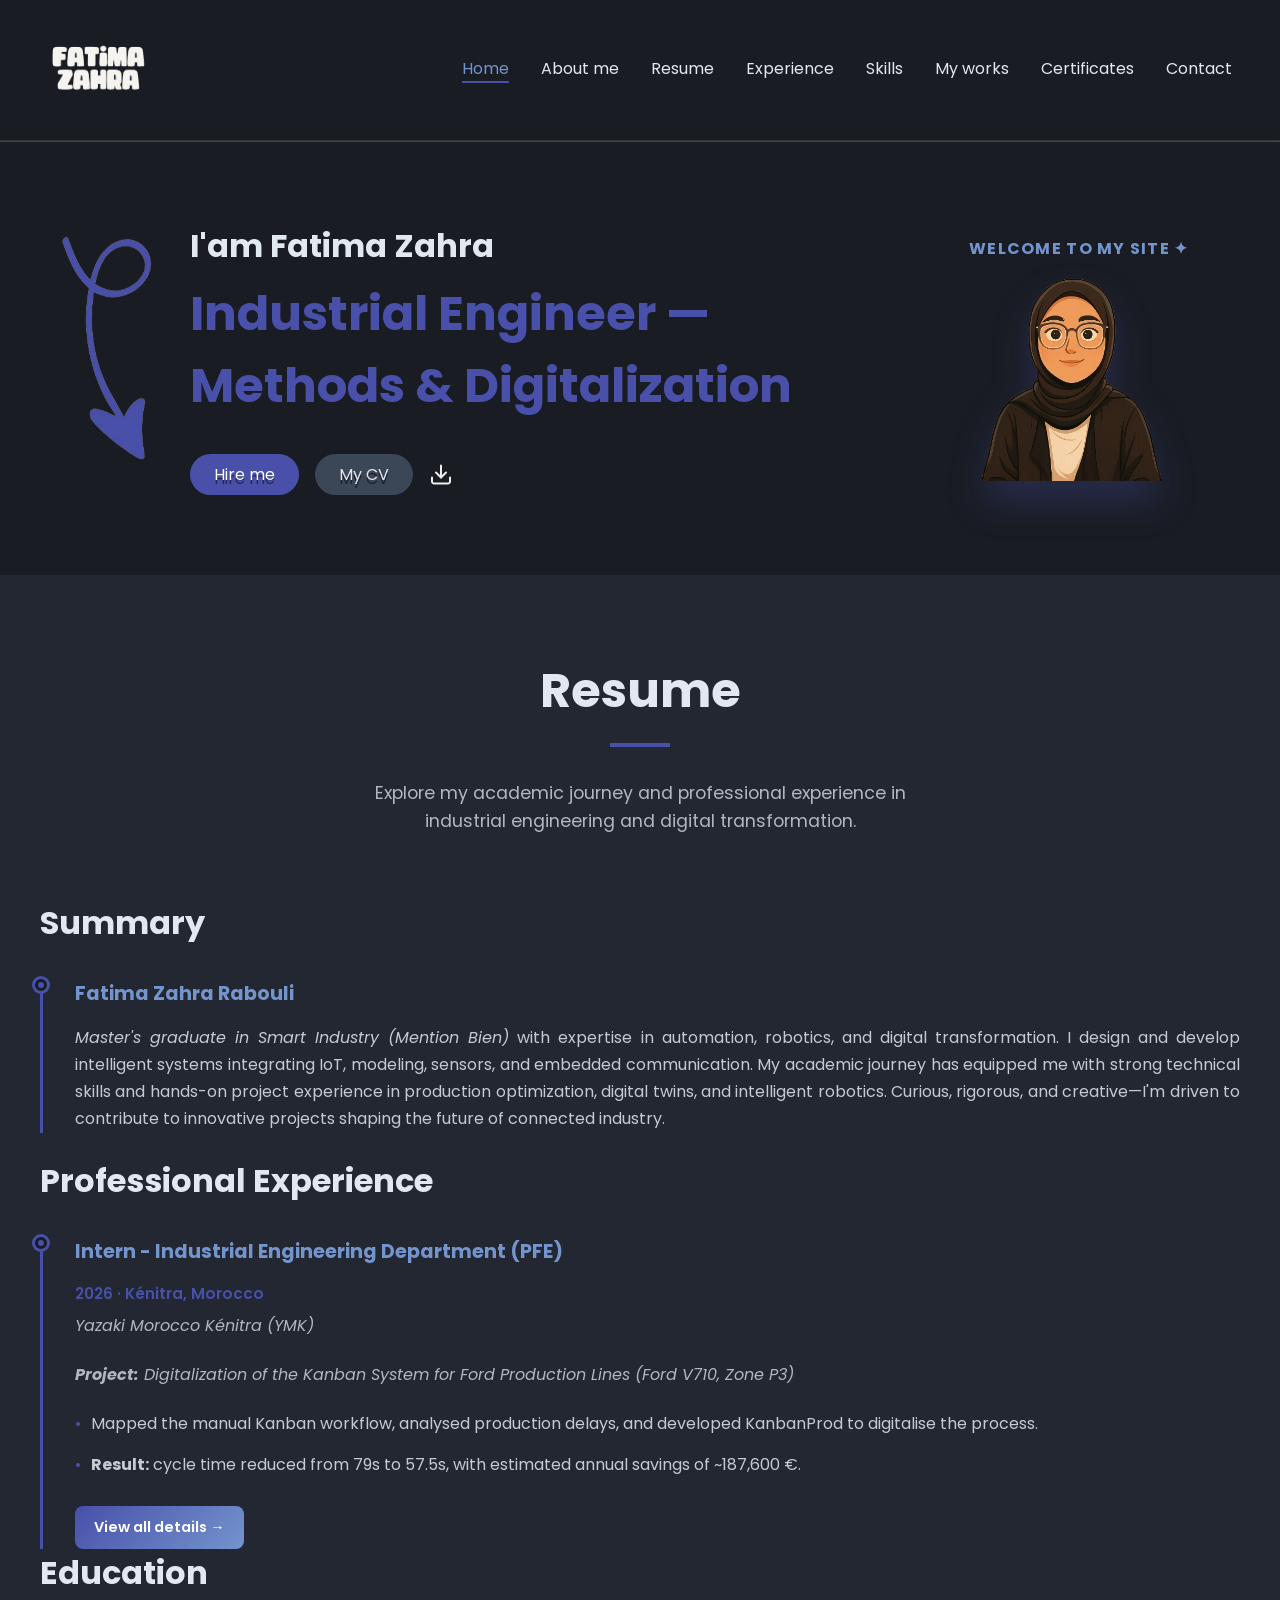
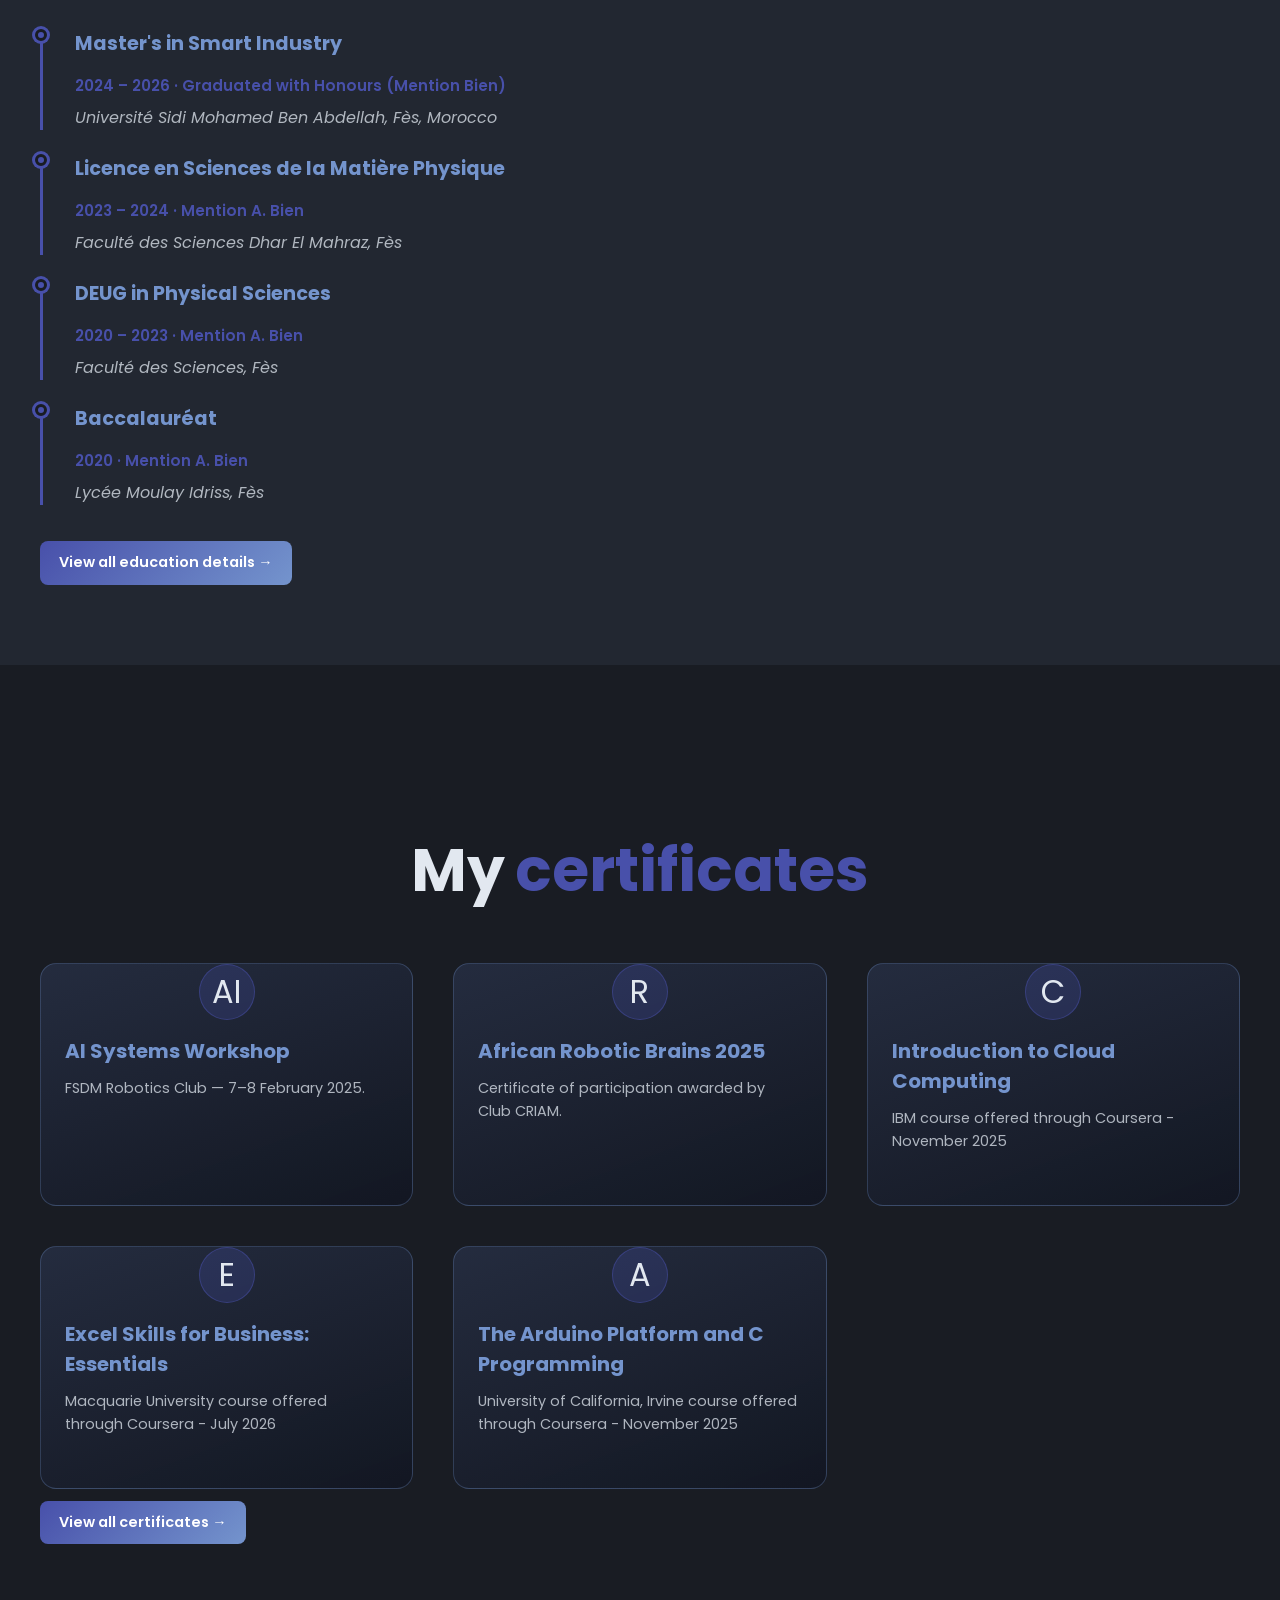
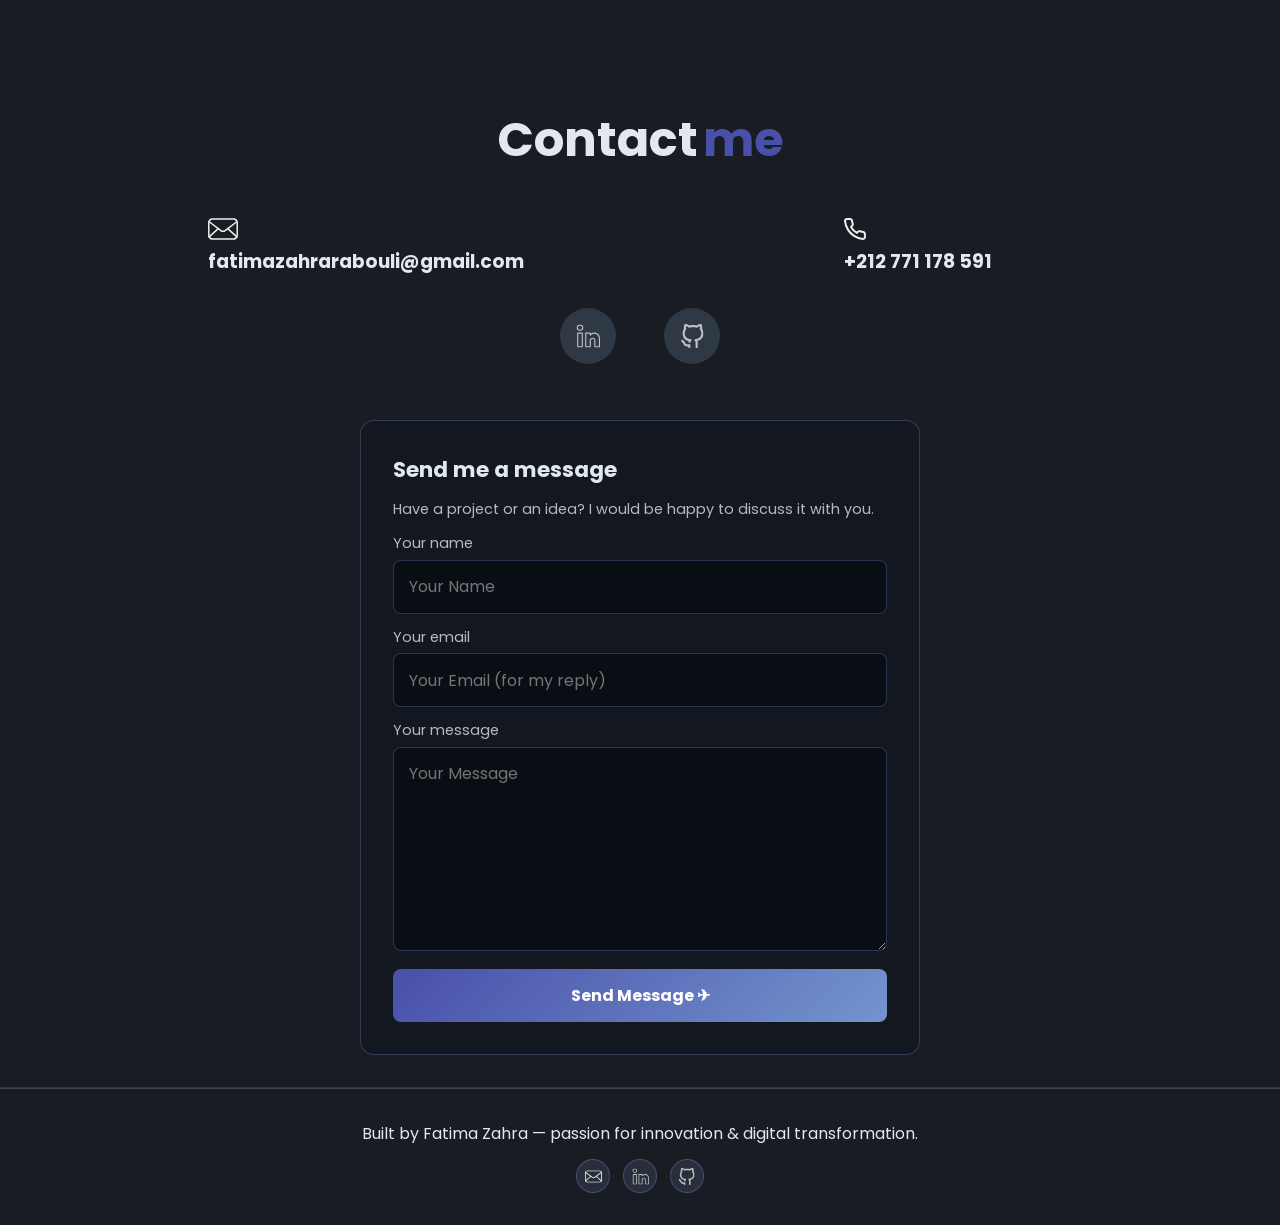
<file: index.html>
<!DOCTYPE html>
<html lang="en">
<head>
    <meta charset="UTF-8">
    <meta name="viewport" content="width=device-width, initial-scale=1.0">
    <link rel="stylesheet" href="styles.css"/>
    <title>Fatimazahra-Rabouli</title>
</head>
<body class="homePage">
  <header>
    <img src="assets/imgs/logo.png" alt="Fatimazahra logo"  class="logo"/>
    <nav class="navigation">
        <ul>
          <li><a href="index.html" aria-current="page">Home</a></li>
          <li><a href="about.html" >About me</a></li>
          <li><a href="resume.html" >Resume</a></li>
          <li><a href="experience.html" >Experience</a></li>
          <li><a href="skills.html" >Skills</a></li>
          <li><a href="works.html" >My works</a></li>
          <li><a href="certificates.html" >Certificates</a></li>
          <li><a href="contact.html" >Contact</a></li>
        </ul>
    </nav>
  </header>
  <hr/>
<section class="hero">
  <img class="arrow" src="assets/imgs/arrows2.png" alt="arrow" />
  <div class="heroSub">
    <h1 class="name">I'am Fatima Zahra</h1>
    <h1 class="title">Industrial Engineer — Methods & Digitalization</h1>
  <div class="heroBtns">
   <a class="hireMe" href="contact.html">Hire me</a>
   <a class="cv" href="assets/my cv.pdf" download>My CV</a>
      <img src="assets/svg/download.svg" alt="download button"/>
     </a>
  </div>  
</div> 
   <div class="heroVisual">
     <p class="welcomeMessage">Welcome to my site ✦</p>
     <img src="assets/imgs/hero-removebg-preview.png" alt="Fatima Zahra" class="heroImg" />
   </div>
    </section>
   <!-- NOUVELLE SECTION PROJECTS AMÉLIORÉE -->
<section class="Myworks" id="Myworks">
  <div class="worksContainer">
    <div class="ProjectTitle">
      <h1 class="aboutName">My recent</h1>
      <h1 class="aboutTitle">works</h1>
    </div>
    

  
    <ul class="projects-grid">
      <li class="project-card">
        <img src="assets/imgs/poubelle 2.png" alt="Smart Bin" class="project-image">
        <div class="project-info">
          <h3 class="project-title">Autonomous Smart Bin with Digital Twin</h3>
          <p class="project-description">
           Development of a smart trash bin using ESP32, ultrasonic sensor, and servo motor, synchronized with a 3D digital twin in Blender. When the bin opens in reality, the digital model opens simultaneously. 
          </p>
          <div class="project-technologies">
            <span class="tech-tag">ESP32</span>
            <span class="tech-tag">Ultrasonic Sensor</span>
            <span class="tech-tag">Servo Motor</span>
            <span class="tech-tag">Blender</span>
            <span class="tech-tag">IOT</span>
            <span class="tech-tag">Digital Twin</span>
          </div>
          <div class="project-links">
            <a href="https://fatimazahrarabouli-byte.github.io/Page-poubelle/" class="project-link btn-primary" target="_blank">
              View Details →
            </a>
          </div>
        </div>
      </li>



      <li class="project-card">
        <img src="assets/imgs/1app.png" alt="Weather App" class="project-image">
        <div class="project-info">
          <h3 class="project-title">Weather App</h3>
          <p class="project-description">
             A compact and elegant weather application displaying real-time conditions. Features a smooth night-mode interface with dynamic icons, temperature, wind speed, and humidity for a seamless user experience.
          </p>
          <div class="project-technologies">
             <span class="tech-tag">HTML</span>
      <span class="tech-tag">CSS</span>
      <span class="tech-tag">JavaScript</span>
      <span class="tech-tag">OpenWeather API</span>
          </div>
          <div class="project-links">
            <a href="https://fatimazahrarabouli-byte.github.io/Page-Weather-app/" class="project-link btn-primary" target="_blank">
              View Details →
            </a>
          </div>
        </div>
      </li>


      <li class="project-card">
        <img src="assets/imgs/Contact me.png" alt="Contact Form" class="project-image">
        <div class="project-info">
          <h3 class="project-title">Contact Me - Let's Connect</h3>
          <p class="project-description">
            A modern and responsive contact form built with HTML and CSS. Includes a friendly greeting, clean input fields, and a stylish submit button. Visitors can send messages directly to my inbox — I'll receive them instantly!
          </p>
          <div class="project-technologies">
            <span class="tech-tag">HTML</span>
            <span class="tech-tag">CSS</span>
            <span class="tech-tag">Form Handling</span>
            <span class="tech-tag">Email Integration</span>
          </div>
          <div class="project-links">
            <a href="https://fatimazahrarabouli-byte.github.io/Page-Contact-form/" class="project-link btn-primary" target="_blank">
              View Details →
            </a>
          </div>
        </div>
      </li>

      

      <li class="project-card">
        <img src="assets/imgs/robot.png" alt="Autonomous Arduino Robot" class="project-image">
        <div class="project-info">
          <h3 class="project-title">Autonomous Arduino Robot</h3>
          <p class="project-description">
            Design and development of a robot using Arduino, equipped with 3 ultrasonic sensors, 4 wheels, and various electronic components. The robot navigates autonomously by detecting and avoiding obstacles in real time.
          </p>
          <div class="project-technologies">
             <span class="tech-tag">Arduino</span>
      <span class="tech-tag">Ultrasonic Sensors</span>
      <span class="tech-tag">DC Motors</span>
      <span class="tech-tag">Motor Driver</span>
      <span class="tech-tag">Embedded C</span>
      <span class="tech-tag">Obstacle Avoidance</span>
      <span class="tech-tag">Color Sensors</span>
          </div>
          <div class="project-links">
            <a href="https://fatimazahrarabouli-byte.github.io/Page-Robot/" class="project-link btn-primary" target="_blank">
              View Details →
            </a>
          </div>
        </div>
      </li>



      <li class="project-card">
        <img src="assets/imgs/To-Do-list.png" alt="To-Do-list " class="project-image">
        <div class="project-info">
          <h3 class="project-title">To-Do-List - Fatimazahra</h3>
          <p class="project-description">
            A responsive and animated To-Do List application built with HTML, CSS, and JavaScript. Users can add tasks, mark them as completed, delete them, and even save their list using local storage. Includes a personalized greeting and Enter-key functionality for smooth interaction.
          </p>
          <div class="project-technologies">
            <span class="tech-tag">HTML</span>
      <span class="tech-tag">CSS</span>
      <span class="tech-tag">JavaScript</span>
      <span class="tech-tag">Local Storage</span>
      <span class="tech-tag">UI Animation</span>
          </div>
          <div class="project-links">
            <a href="https://fatimazahrarabouli-byte.github.io/Page-To-Do-list/" class="project-link btn-primary" target="_blank">
              View Details →
            </a>
          </div>
        </div>
      </li>



      <li class="project-card">
        <img src="assets/imgs/game.png" alt="2D Game" class="project-image">
        <div class="project-info">
          <h3 class="project-title">2D Platformer – My First Game with Godot</h3>
          <p class="project-description">
            A beginner-friendly 2D platformer developed using the Godot engine. Features smooth player movement, animated sprites, collision detection, and interactive elements. Designed to explore game mechanics and level design with a playful touch.
          </p>
          <div class="project-technologies">
            <span class="tech-tag">Godot</span>
      <span class="tech-tag">GDScript</span>
      <span class="tech-tag">2D Physics</span>
      <span class="tech-tag">Pixel Art</span>
      <span class="tech-tag">Level Design</span>
          </div>
          <div class="project-links">
            <a href="https://fatimazahrarabouli-byte.github.io/Page-Game/" class="project-link btn-primary" target="_blank">
              View Details→
            </a>
          </div>
        </div>
      </li>

      
      <li class="project-card">
        <img src="assets/imgs/20260104_2252_Inclusion IoT Visuelle_simple_compose_01ke5fx87cfxna2f9zxj678b1r.png" alt="Assistive Inclusion Project" class="project-image">
        <div class="project-info">
          <h3 class="project-title">Assistive Technology for Inclusion of Deaf and Mute People</h3>
          <p class="project-description">
            Development of an inclusive communication system using IoT devices, speech-to-text conversion, and sign language recognition. 
            The project aims to facilitate real-time interaction between deaf/mute individuals and society through accessible digital tools.
          </p>
          <div class="project-technologies">
            <span class="tech-tag">IoT</span>
            <span class="tech-tag">Speech-to-Text</span>
            <span class="tech-tag">ESP32</span>
            <span class="tech-tag">Telegram Bot</span>
            <span class="tech-tag">Arduino</span>
          </div>
          <div class="project-links">
            <a href="https://example.com/inclusion-project" class="project-link btn-primary" target="_blank">
              Coming soon →
            </a>
          </div>
        </div>
      </li>

      <li class="project-card">
        <img src="assets/imgs/Copilot_20260204_000633.png" alt="UR10 Co-Simulation Project" class="project-image">
        <div class="project-info">
          <h3 class="project-title">Co-Simulation of UR10 Manipulator in MATLAB & Gazebo</h3>
          <p class="project-description">
            Implementation of a co-simulation framework between MATLAB/Simulink and Gazebo 
            to control an industrial robotic manipulator (UR10). The project integrates 
            inverse kinematics, control algorithms, and digital twin validation to ensure 
            realistic testing before deployment on real robotic systems.
          </p>
          <div class="project-technologies">
            <span class="tech-tag">MATLAB/Simulink</span>
            <span class="tech-tag">Gazebo</span>
            <span class="tech-tag">ROS Noetic</span>
            <span class="tech-tag">Robotics System Toolbox</span>
            <span class="tech-tag">Digital Twin</span>
          </div>
          <div class="project-links">
            <a href="https://example.com/ur10-cosimulation" class="project-link btn-primary" target="_blank">
              Coming soon →
            </a>
          </div>
        </div>
      </li>

      <li class="project-card">
        <img src="assets/imgs/Capture d’écran 2026-02-04 001349.png" alt="Firefighting Quadruped Robot Project" class="project-image">
        <div class="project-info">
          <h3 class="project-title">Digital Twin of a Firefighting Quadruped Robot</h3>
          <p class="project-description">
            Development of a digital twin system for a quadruped robot designed to assist firefighters 
            in hazardous environments. The project integrates real-time simulation, sensor feedback, 
            and autonomous navigation using MATLAB/Simulink and Gazebo. The digital twin enables 
            predictive control, mission planning, and safety validation before field deployment.
          </p>
          <div class="project-technologies">
            <span class="tech-tag">Digital Twin</span>
            <span class="tech-tag">Quadruped Robotics</span>
            <span class="tech-tag">MATLAB/Simulink</span>
            <span class="tech-tag">Gazebo</span>
            <span class="tech-tag">ROS Noetic</span>
            <span class="tech-tag">Autonomous Navigation</span>
          </div>
          <div class="project-links">
            <a href="https://example.com/firequad-digitaltwin" class="project-link btn-primary" target="_blank">
              Coming soon →
            </a>
          </div>
        </div>
      </li>

      <li class="project-card">
        <img src="assets/imgs/niryo.png" alt="Niryo Ned2 Blockly Programming" class="project-image">
        <div class="project-info">
          <h3 class="project-title">Blockly Programming of Niryo Ned2 Robot</h3>
          <p class="project-description">
            Practical implementation of Blockly programming for the Niryo Ned2 collaborative robot using the NiryoStudio platform. 
            The project includes a realistic "Coffee Robot" scenario and an imaginative task simulating a keyboard "Enter" key press. 
            Students explore joint and Cartesian control, position recording, and safe automation through visual programming.
          </p>
          <div class="project-technologies">
            <span class="tech-tag">Niryo Ned2</span>
            <span class="tech-tag">Blockly</span>
            <span class="tech-tag">NiryoStudio</span>
            <span class="tech-tag">Collaborative Robotics</span>
            <span class="tech-tag">Human–Robot Interaction</span>
            <span class="tech-tag">Simulation</span>
          </div>
          <div class="project-links">
            <a href="https://example.com/niryo-blockly-project" class="project-link btn-primary" target="_blank">
              Coming soon →
            </a>
          </div>
        </div>
      </li>

      <li class="project-card">
        <img src="assets/imgs/dog.png" alt="Balloon Dog in Blender" class="project-image">
        <div class="project-info">
          <h3 class="project-title">Balloon Dog Creation in Blender</h3>
          <p class="project-description">A creative 3D modeling project in Blender focused on designing a balloon dog sculpture, using primitives, modifiers, glossy materials, and lighting.</p>
          <div class="project-technologies"><span class="tech-tag">Blender</span><span class="tech-tag">Python Scripting</span><span class="tech-tag">3D Modeling</span><span class="tech-tag">Materials &amp; Shaders</span><span class="tech-tag">Rendering</span></div>
          <div class="project-links"><button class="project-link btn-primary" type="button" disabled>Coming soon</button></div>
        </div>
      </li>

      <li class="project-card">
        <img src="assets/imgs/PV.png" alt="PV System with Sliding Mode Control" class="project-image">
        <div class="project-info">
          <h3 class="project-title">Sliding Mode Control of Grid-Connected PV System</h3>
          <p class="project-description">MATLAB/Simulink project for controlling a grid-connected photovoltaic system using Sliding Mode Control, MPPT strategy, and simulation validation.</p>
          <div class="project-technologies"><span class="tech-tag">MATLAB/Simulink</span><span class="tech-tag">Photovoltaic Systems</span><span class="tech-tag">Sliding Mode Control</span><span class="tech-tag">MPPT</span><span class="tech-tag">Grid Integration</span></div>
          <div class="project-links"><button class="project-link btn-primary" type="button" disabled>Coming soon</button></div>
        </div>
      </li>

    </ul>
  </div>
</section>


   <section class="resumeSection" id="resume">
  <div class="resumeContainer">
    <!-- Titre principal -->
    <div class="resumeHeader">
      <h2 class="resumeTitle">Resume</h2>
      <div class="resumeLine"></div>
      <p class="resumeDescription">
        Explore my academic journey and professional experience in industrial engineering and digital transformation.
      </p>
    </div>

    <!-- Summary -->
    <div class="summarySection">
      <h3 class="sectionTitle">Summary</h3>
      <div class="summaryCard">
        <div class="timelineIcon"></div>
        <div class="summaryContent">
          <h4 class="summaryName">Fatima Zahra Rabouli</h4>
          <p class="summaryText">
            <em>Master's graduate in Smart Industry (Mention Bien)</em> with expertise in automation, robotics, and digital transformation. I design and develop intelligent systems integrating IoT, modeling, sensors, and embedded communication. My academic journey has equipped me with strong technical skills and hands-on project experience in production optimization, digital twins, and intelligent robotics. Curious, rigorous, and creative—I'm driven to contribute to innovative projects shaping the future of connected industry.
          </p>
        </div>
      </div>
    </div>

    <!-- Professional Experience -->
    <div class="experienceSection">
      <h3 class="sectionTitle">Professional Experience</h3>
      <div class="experienceGrid">

        <!-- Stage PFE -->
        <div class="experienceCard">
          <div class="timelineIcon"></div>
          <div class="experienceContent">
            <h4 class="experienceTitle">Intern - Industrial Engineering Department (PFE)</h4>
            <div class="experienceDate">2026 · Kénitra, Morocco</div>
            <div class="experienceCompany">Yazaki Morocco Kénitra (YMK)</div>
            <div class="experienceRole"><strong>Project:</strong> Digitalization of the Kanban System for Ford Production Lines (Ford V710, Zone P3)</div>
            <ul class="experienceDetails">
              <li>Mapped the manual Kanban workflow, analysed production delays, and developed KanbanProd to digitalise the process.</li>
              <li><strong>Result:</strong> cycle time reduced from 79s to 57.5s, with estimated annual savings of ~187,600 €.</li>
            </ul>
            <a class="experienceDetailsButton" href="experience.html">View all details →</a>
          </div>
        </div>

      </div> <!-- /experienceGrid -->
    </div> <!-- /experienceSection -->

    <!-- Education -->
    <div class="educationSection">
      <h3 class="sectionTitle">Education</h3>
      <div class="educationGrid">

        <!-- Master -->
        <div class="educationCard">
          <div class="timelineIcon"></div>
          <div class="educationContent">
            <h4 class="educationTitle">Master's in Smart Industry</h4>
            <div class="educationDate">2024 – 2026 · Graduated with Honours (Mention Bien)</div>
            <div class="educationSchool">Université Sidi Mohamed Ben Abdellah, Fès, Morocco</div>
          </div>
        </div>

        <!-- Licence -->
        <div class="educationCard">
          <div class="timelineIcon"></div>
          <div class="educationContent">
            <h4 class="educationTitle">Licence en Sciences de la Matière Physique</h4>
            <div class="educationDate">2023 – 2024 · Mention A. Bien</div>
            <div class="educationSchool">Faculté des Sciences Dhar El Mahraz, Fès</div>
          </div>
        </div>

        <!-- DEUG -->
        <div class="educationCard">
          <div class="timelineIcon"></div>
          <div class="educationContent">
            <h4 class="educationTitle">DEUG in Physical Sciences</h4>
            <div class="educationDate">2020 – 2023 · Mention A. Bien</div>
            <div class="educationSchool">Faculté des Sciences, Fès</div>
          </div>
        </div>

        <!-- Baccalauréat -->
        <div class="educationCard">
          <div class="timelineIcon"></div>
          <div class="educationContent">
            <h4 class="educationTitle">Baccalauréat</h4>
            <div class="educationDate">2020 · Mention A. Bien</div>
            <div class="educationSchool">Lycée Moulay Idriss, Fès</div>
          </div>
        </div>

      </div> <!-- /educationGrid -->
      <a class="experienceDetailsButton" href="resume.html">View all education details →</a>
    </div> <!-- /educationSection -->

  </div> <!-- /resumeContainer -->
</section>


<section class="certificatesSection" id="certificates">
  <div class="certificatesContainer">
    <div class="certificatesTitle">
      <h1 class="aboutName">My</h1>
      <h1 class="aboutTitle">certificates</h1>
    </div>

    <div class="certificatesGrid">
      <article class="certificateCard">
        <div class="certificateIcon">AI</div>
        <h3 class="certificateTitle">AI Systems Workshop</h3>
        <p class="certificateDescription">FSDM Robotics Club — 7–8 February 2025.</p>
      </article>

      <article class="certificateCard">
        <div class="certificateIcon">R</div>
        <h3 class="certificateTitle">African Robotic Brains 2025</h3>
        <p class="certificateDescription">Certificate of participation awarded by Club CRIAM.</p>
      </article>

      <article class="certificateCard">
        <div class="certificateIcon">C</div>
        <h3 class="certificateTitle">Introduction to Cloud Computing</h3>
        <p class="certificateDescription">IBM course offered through Coursera - November 2025</p>
      </article>

      <article class="certificateCard">
        <div class="certificateIcon">E</div>
        <h3 class="certificateTitle">Excel Skills for Business: Essentials</h3>
        <p class="certificateDescription">Macquarie University course offered through Coursera - July 2026</p>
      </article>

      <article class="certificateCard">
        <div class="certificateIcon">A</div>
        <h3 class="certificateTitle">The Arduino Platform and C Programming</h3>
        <p class="certificateDescription">University of California, Irvine course offered through Coursera - November 2025</p>
      </article>
    </div>
    <a class="experienceDetailsButton" href="certificates.html">View all certificates →</a>
  </div>
</section>


 <section class="contacteME" id="contacteME">
    <div class="contactTitle">
      <h1 class="aboutName">Contact</h1>
      <h1 class="aboutTitle">me</h1>
    </div>
    <div class="Contact">
      <div class="emailAndPhone">
        <img src="assets/svg/Email.svg" alt="email logo">
        <a href="mailto: fatimazahrarabouli@gmail.com">
          <h3>fatimazahrarabouli@gmail.com</h3>
        </a>
      </div>
      <div class="emailAndPhone">
        <img src="assets/svg/phone.svg" alt="phone logo">
        <h3>+212 771 178 591</h3>
      </div>
    </div>
    <div class="socialMedia"> 
      <a href="https://www.linkedin.com/in/fatima-zahra-rabouli" target="_blank">
        <img src="assets/svg/linkedin.svg" alt="my linkedin account">
      </a>
      <a href="https://github.com/fatimazahrarabouli-byte/" target="_blank">
        <img src="assets/svg/github.svg" alt="my Github account">
      </a>
    </div>
    <form class="contactForm" id="contactForm">
      <h2>Send me a message</h2>
      <p>Have a project or an idea? I would be happy to discuss it with you.</p>
      <label for="senderName">Your name</label>
      <input id="senderName" name="name" type="text" placeholder="Your Name" required>
      <label for="senderEmail">Your email</label>
      <input id="senderEmail" name="email" type="email" placeholder="Your Email (for my reply)" required>
      <label for="senderMessage">Your message</label>
      <textarea id="senderMessage" name="message" rows="7" placeholder="Your Message" required></textarea>
      <button type="submit">Send Message <span aria-hidden="true">✈</span></button>
    </form>
  </section>

<hr />

<footer>
  <p>Built by Fatima Zahra — passion for innovation & digital transformation.</p>
  <div class="footerContactLinks"><a href="mailto:fatimazahrarabouli@gmail.com" aria-label="Email"><img src="assets/svg/Email.svg" alt=""></a><a href="https://www.linkedin.com/in/fatima-zahra-rabouli" target="_blank" rel="noopener" aria-label="LinkedIn"><img src="assets/svg/linkedin.svg" alt=""></a><a href="https://github.com/fatimazahrarabouli-byte/" target="_blank" rel="noopener" aria-label="GitHub"><img src="assets/svg/github.svg" alt=""></a></div>
</footer>

<script>
  document.getElementById('contactForm').addEventListener('submit', function (event) {
    event.preventDefault();
    if (!this.checkValidity()) { this.reportValidity(); return; }
    const name = document.getElementById('senderName').value;
    const email = document.getElementById('senderEmail').value;
    const message = document.getElementById('senderMessage').value;
    const subject = encodeURIComponent('Portfolio contact from ' + name);
    const body = encodeURIComponent('Name: ' + name + '\nEmail: ' + email + '\n\nMessage:\n' + message);
    window.location.href = 'mailto:fatimazahrarabouli@gmail.com?subject=' + subject + '&body=' + body;
  });
</script>

</body>
</html>
</file>
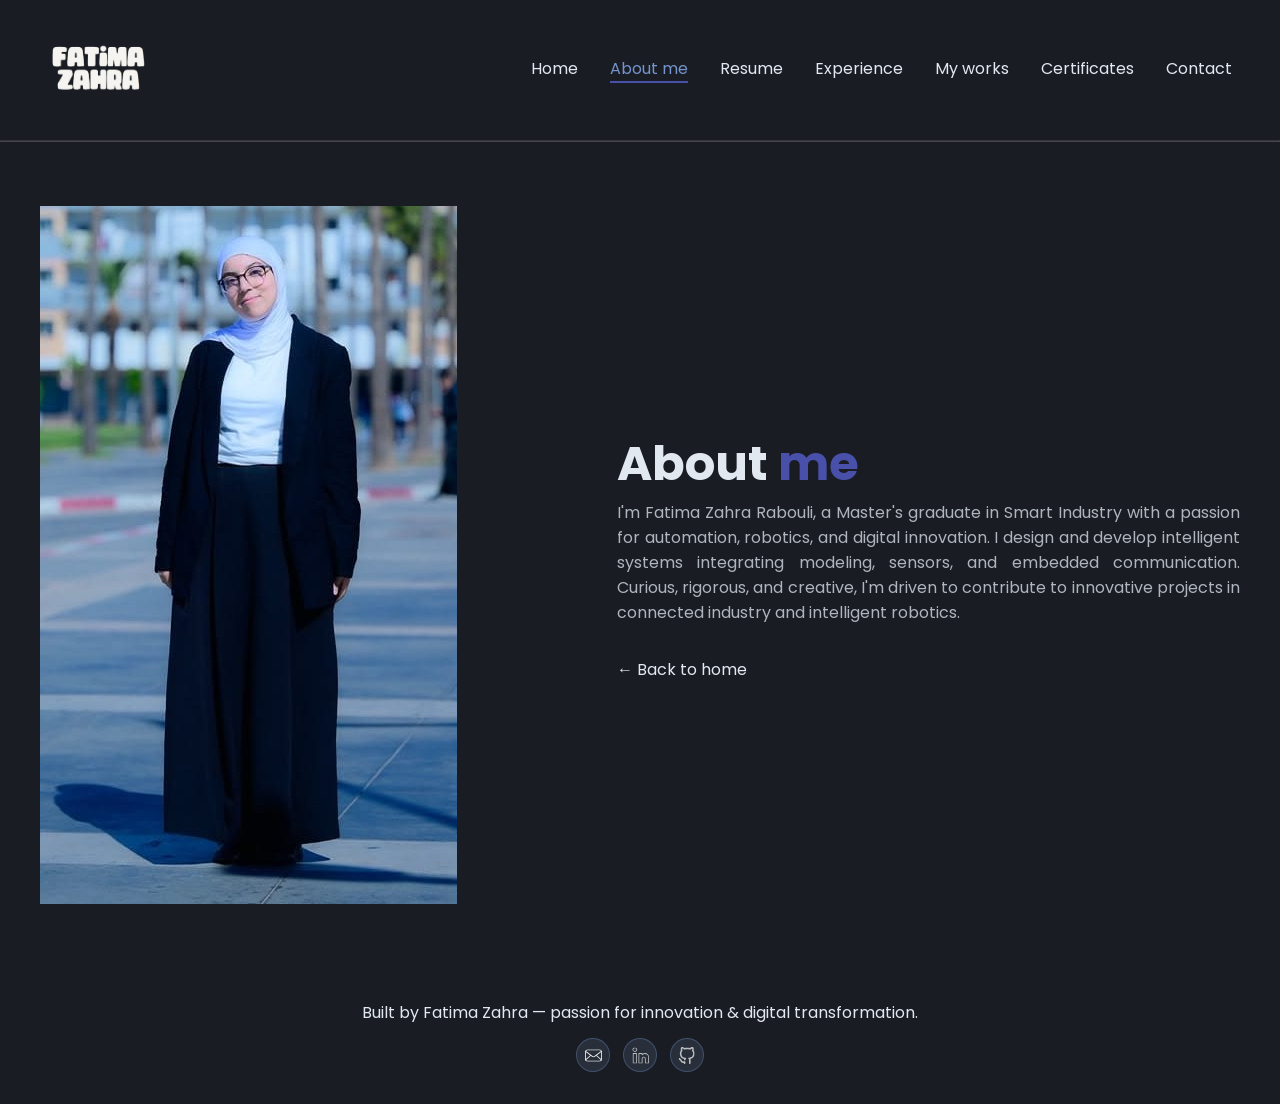
<file: about.html>
<!DOCTYPE html>
<html lang="en"><head><meta charset="UTF-8"><meta name="viewport" content="width=device-width, initial-scale=1.0"><link rel="stylesheet" href="styles.css"><title>About me | Fatima Zahra Rabouli</title></head>
<body>
  <header><a href="index.html"><img src="assets/imgs/logo.png" alt="Fatimazahra logo" class="logo"></a><nav class="navigation"><ul><li><a href="index.html">Home</a></li><li><a href="about.html" aria-current="page">About me</a></li><li><a href="resume.html">Resume</a></li><li><a href="experience.html">Experience</a></li><li><a href="works.html">My works</a></li><li><a href="certificates.html">Certificates</a></li><li><a href="contact.html">Contact</a></li></ul></nav></header><hr>
  <main class="page-main"><section class="aboutMe page-container"><img src="assets/imgs/about-me-photo.jpg" alt="Fatima Zahra portrait" class="aboutMeImg"><div class="textContaimer"><div class="textTitle"><h1 class="aboutName">About</h1><h1 class="aboutTitle">me</h1></div><p class="aboutMePar">I'm Fatima Zahra Rabouli, a Master's graduate in Smart Industry with a passion for automation, robotics, and digital innovation. I design and develop intelligent systems integrating modeling, sensors, and embedded communication. Curious, rigorous, and creative, I'm driven to contribute to innovative projects in connected industry and intelligent robotics.</p><a class="back-home" href="index.html">← Back to home</a></div></section></main>
  <footer><p>Built by Fatima Zahra — passion for innovation &amp; digital transformation.</p><div class="footerContactLinks"><a href="mailto:fatimazahrarabouli@gmail.com" aria-label="Email"><img src="assets/svg/Email.svg" alt=""></a><a href="https://www.linkedin.com/in/fatima-zahra-rabouli" target="_blank" rel="noopener" aria-label="LinkedIn"><img src="assets/svg/linkedin.svg" alt=""></a><a href="https://github.com/fatimazahrarabouli-byte/" target="_blank" rel="noopener" aria-label="GitHub"><img src="assets/svg/github.svg" alt=""></a></div></footer>
</body></html>
</file>
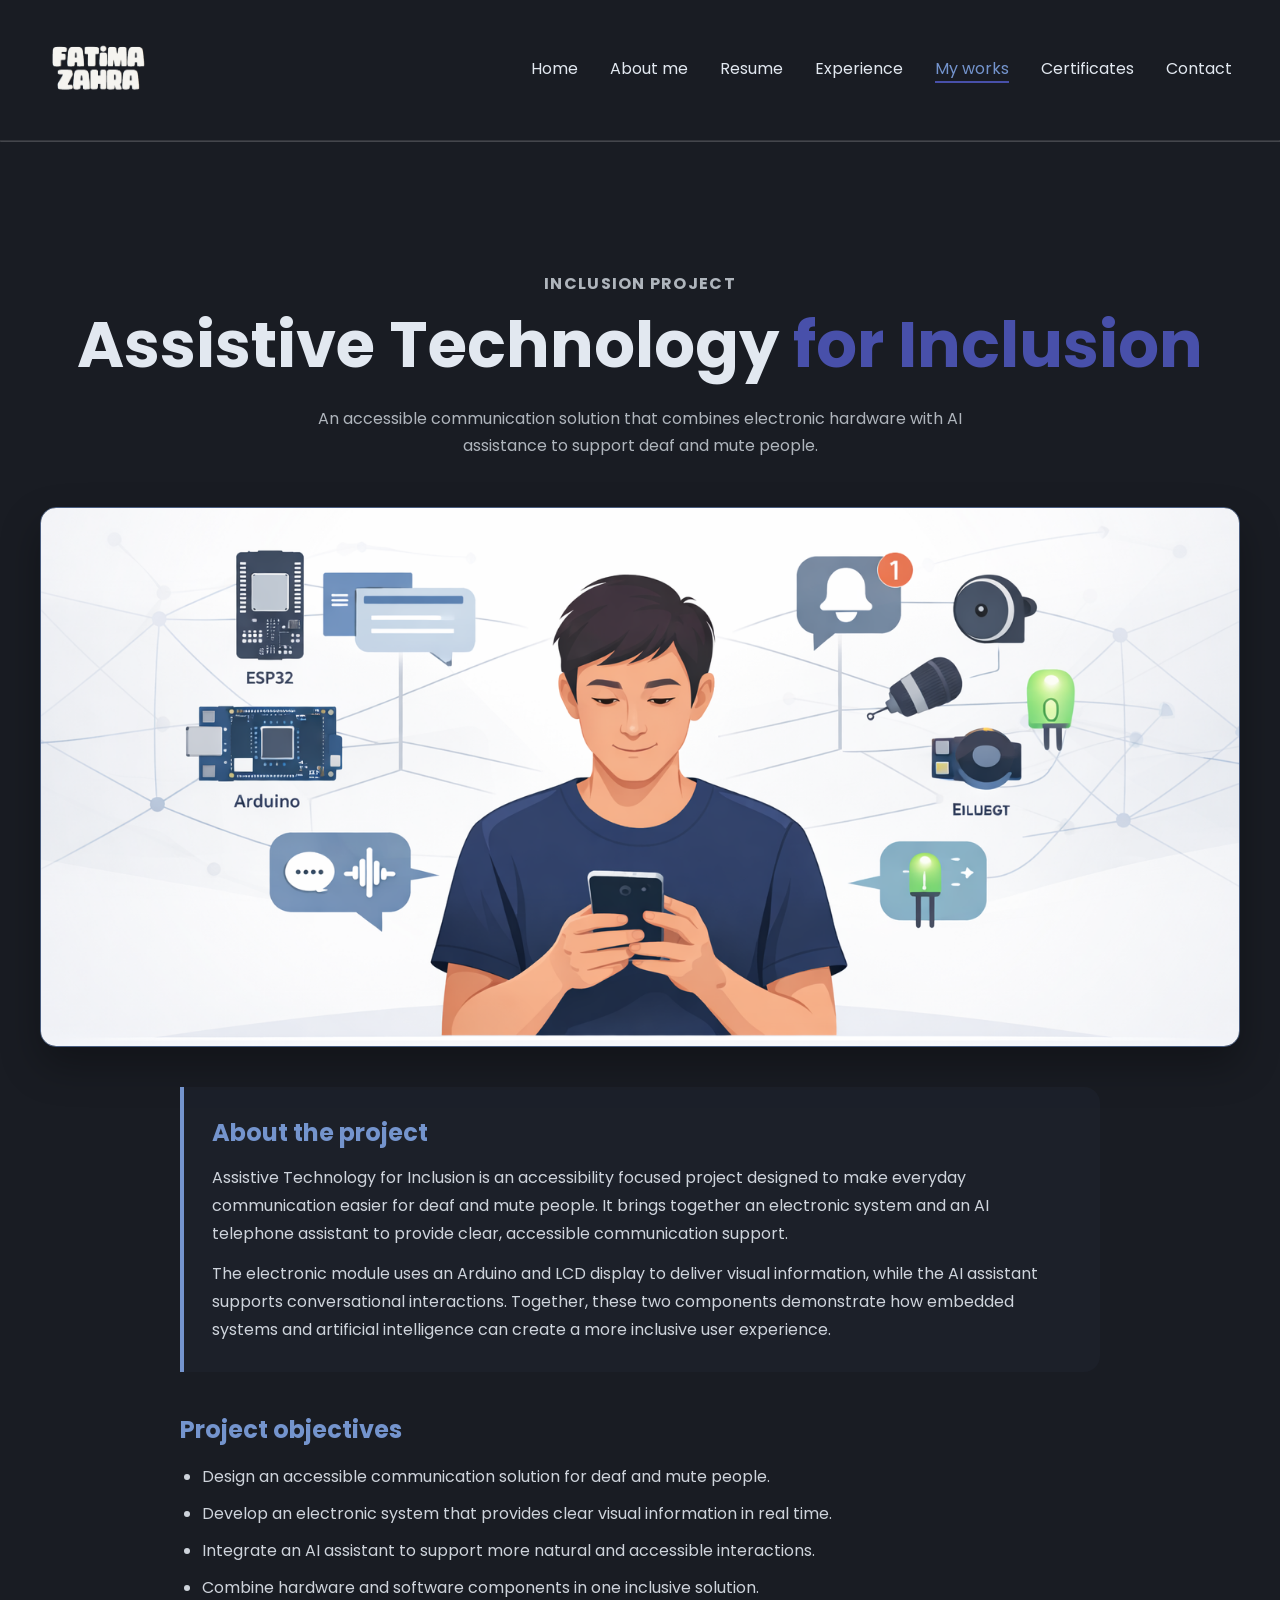
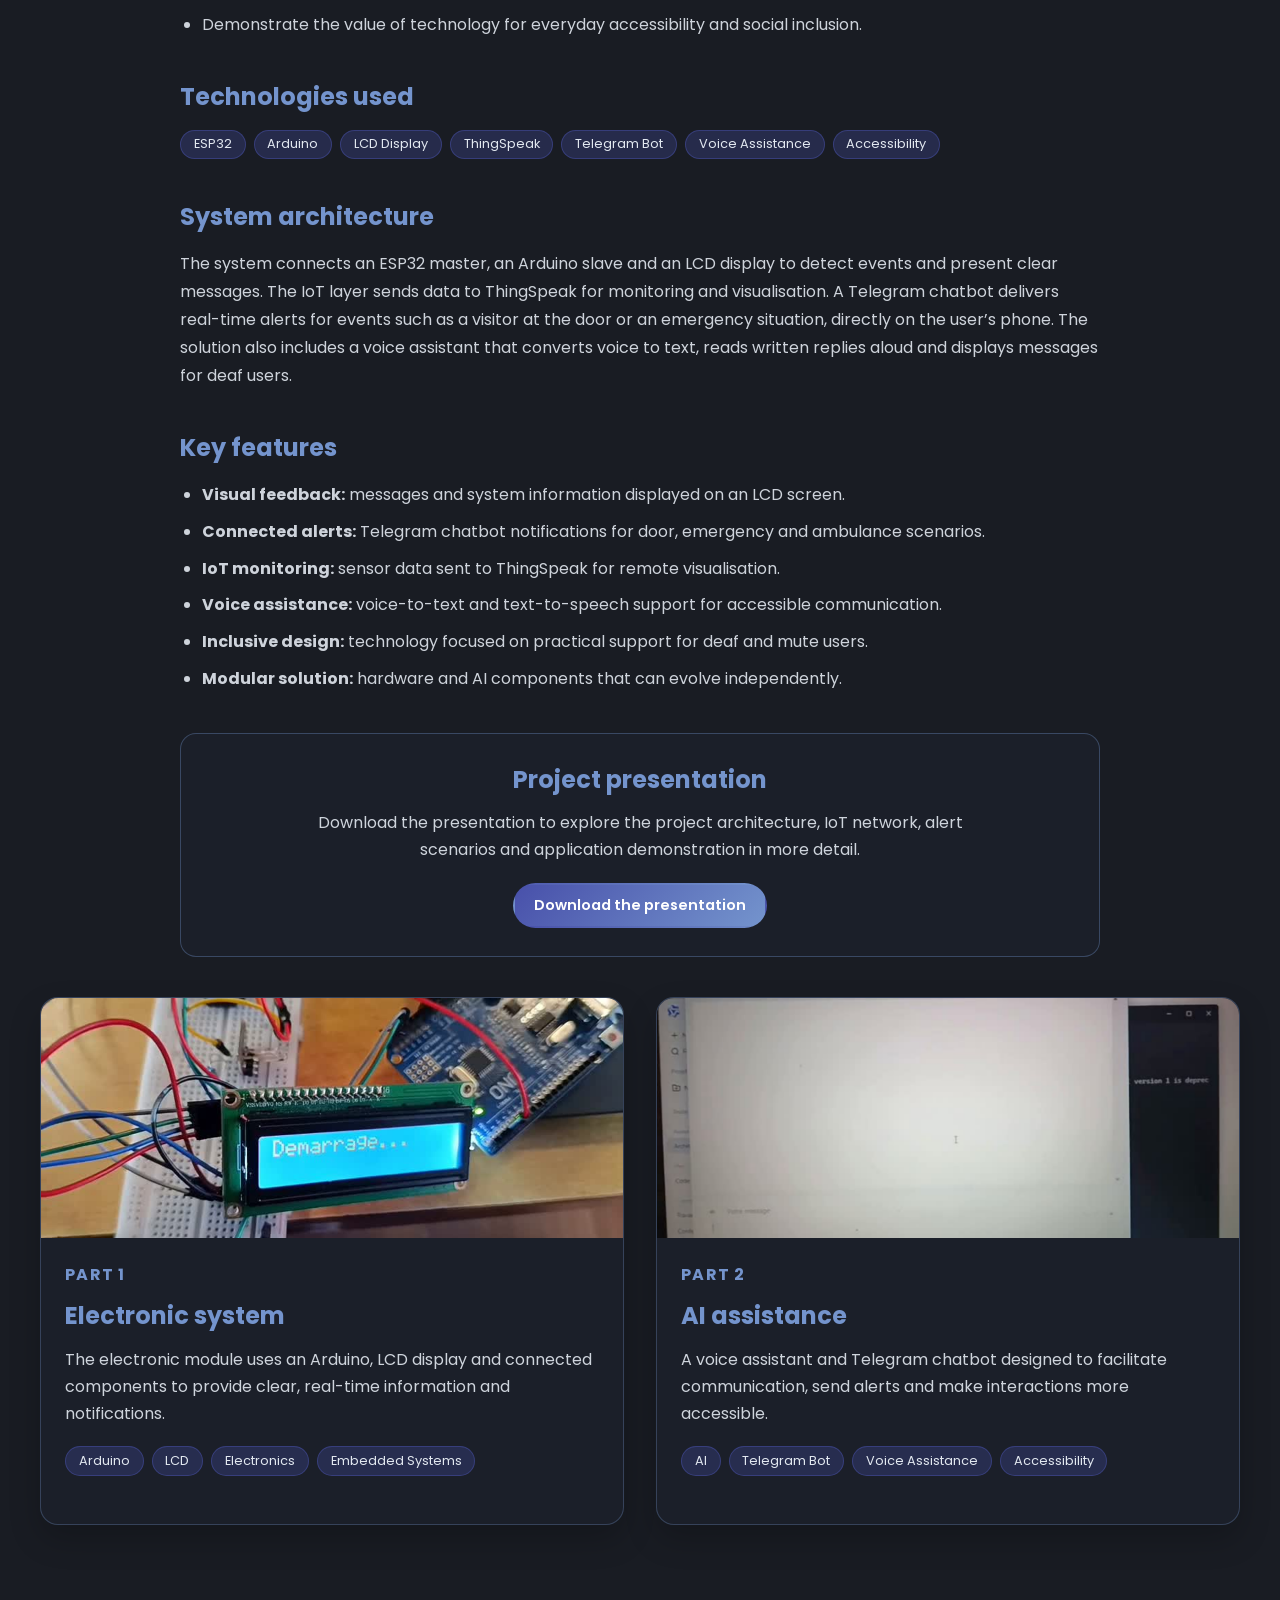
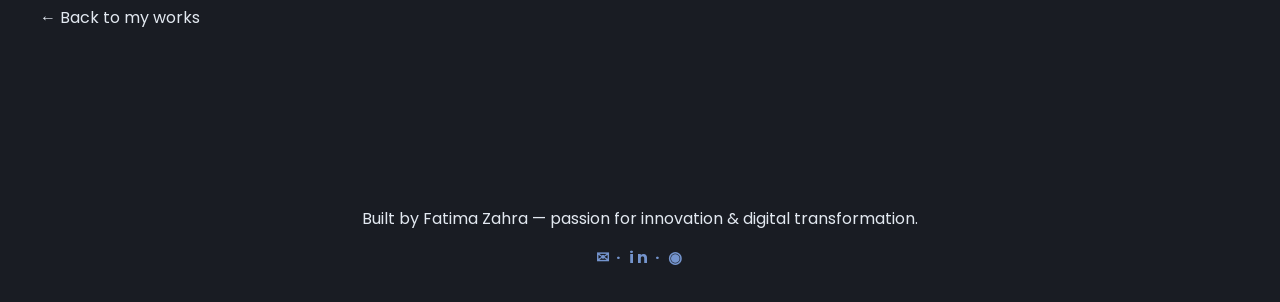
<file: assistive-technology-inclusion.html>
<!DOCTYPE html>
<html lang="en">
<head>
  <meta charset="UTF-8">
  <meta name="viewport" content="width=device-width, initial-scale=1.0">
  <link rel="stylesheet" href="styles.css">
  <title>Assistive Technology for Inclusion | Fatima Zahra Rabouli</title>
</head>
<body>
  <header>
    <a href="index.html"><img src="assets/imgs/logo.png" alt="Fatimazahra logo" class="logo"></a>
    <nav class="navigation"><ul><li><a href="index.html">Home</a></li><li><a href="about.html">About me</a></li><li><a href="resume.html">Resume</a></li><li><a href="experience.html">Experience</a></li><li><a href="works.html" aria-current="page">My works</a></li><li><a href="certificates.html">Certificates</a></li><li><a href="contact.html">Contact</a></li></ul></nav>
  </header>
  <hr>
  <main class="page-main">
    <article class="project-detail page-container">
      <div class="page-heading">
        <p class="project-kicker">Inclusion project</p>
        <h1>Assistive Technology <span class="aboutTitle">for Inclusion</span></h1>
        <p>An accessible communication solution that combines electronic hardware with AI assistance to support deaf and mute people.</p>
      </div>
      <img class="project-dashboard project-cover-image" src="assets/imgs/20260104_2252_Inclusion IoT Visuelle_simple_compose_01ke5fx87cfxna2f9zxj678b1r.png" alt="Assistive Technology for Inclusion project illustration">
      <section class="project-about">
        <h2>About the project</h2>
        <p>Assistive Technology for Inclusion is an accessibility focused project designed to make everyday communication easier for deaf and mute people. It brings together an electronic system and an AI telephone assistant to provide clear, accessible communication support.</p>
        <p>The electronic module uses an Arduino and LCD display to deliver visual information, while the AI assistant supports conversational interactions. Together, these two components demonstrate how embedded systems and artificial intelligence can create a more inclusive user experience.</p>
      </section>
      <section class="project-detail-section">
        <h2>Project objectives</h2>
        <ul>
          <li>Design an accessible communication solution for deaf and mute people.</li>
          <li>Develop an electronic system that provides clear visual information in real time.</li>
          <li>Integrate an AI assistant to support more natural and accessible interactions.</li>
          <li>Combine hardware and software components in one inclusive solution.</li>
          <li>Demonstrate the value of technology for everyday accessibility and social inclusion.</li>
        </ul>
      </section>
      <section class="project-detail-section">
        <h2>Technologies used</h2>
        <div class="project-technologies"><span class="tech-tag">ESP32</span><span class="tech-tag">Arduino</span><span class="tech-tag">LCD Display</span><span class="tech-tag">ThingSpeak</span><span class="tech-tag">Telegram Bot</span><span class="tech-tag">Voice Assistance</span><span class="tech-tag">Accessibility</span></div>
      </section>
      <section class="project-detail-section">
        <h2>System architecture</h2>
        <p>The system connects an ESP32 master, an Arduino slave and an LCD display to detect events and present clear messages. The IoT layer sends data to ThingSpeak for monitoring and visualisation. A Telegram chatbot delivers real-time alerts for events such as a visitor at the door or an emergency situation, directly on the user’s phone. The solution also includes a voice assistant that converts voice to text, reads written replies aloud and displays messages for deaf users.</p>
      </section>
      <section class="project-detail-section">
        <h2>Key features</h2>
        <ul>
          <li><strong>Visual feedback:</strong> messages and system information displayed on an LCD screen.</li>
          <li><strong>Connected alerts:</strong> Telegram chatbot notifications for door, emergency and ambulance scenarios.</li>
          <li><strong>IoT monitoring:</strong> sensor data sent to ThingSpeak for remote visualisation.</li>
          <li><strong>Voice assistance:</strong> voice-to-text and text-to-speech support for accessible communication.</li>
          <li><strong>Inclusive design:</strong> technology focused on practical support for deaf and mute users.</li>
          <li><strong>Modular solution:</strong> hardware and AI components that can evolve independently.</li>
        </ul>
      </section>
      <section class="project-presentation">
        <h2>Project presentation</h2>
        <p>Download the presentation to explore the project architecture, IoT network, alert scenarios and application demonstration in more detail.</p>
        <a href="assets/assistive-technology-project-presentation.pptx" class="project-link btn-primary" download>Download the presentation</a>
      </section>
      <div class="assistive-projects">
        <section class="assistive-project-card">
          <img src="assets/imgs/assistive-electronic-system.png" alt="Electronic assistive system with an Arduino, LCD display and breadboard">
          <div class="assistive-project-content">
            <p class="project-kicker">Part 1</p>
            <h2>Electronic system</h2>
            <p>The electronic module uses an Arduino, LCD display and connected components to provide clear, real-time information and notifications.</p>
            <div class="project-technologies"><span class="tech-tag">Arduino</span><span class="tech-tag">LCD</span><span class="tech-tag">Electronics</span><span class="tech-tag">Embedded Systems</span></div>
          </div>
        </section>
        <section class="assistive-project-card">
          <img src="assets/imgs/assistive-ai-assistant.png" alt="AI telephone assistant interface">
          <div class="assistive-project-content">
            <p class="project-kicker">Part 2</p>
            <h2>AI assistance</h2>
            <p>A voice assistant and Telegram chatbot designed to facilitate communication, send alerts and make interactions more accessible.</p>
            <div class="project-technologies"><span class="tech-tag">AI</span><span class="tech-tag">Telegram Bot</span><span class="tech-tag">Voice Assistance</span><span class="tech-tag">Accessibility</span></div>
          </div>
        </section>
      </div>
      <a class="back-home" href="works.html">← Back to my works</a>
    </article>
  </main>
  <footer><p>Built by Fatima Zahra — passion for innovation &amp; digital transformation.</p></footer>
</body>
</html>
</file>
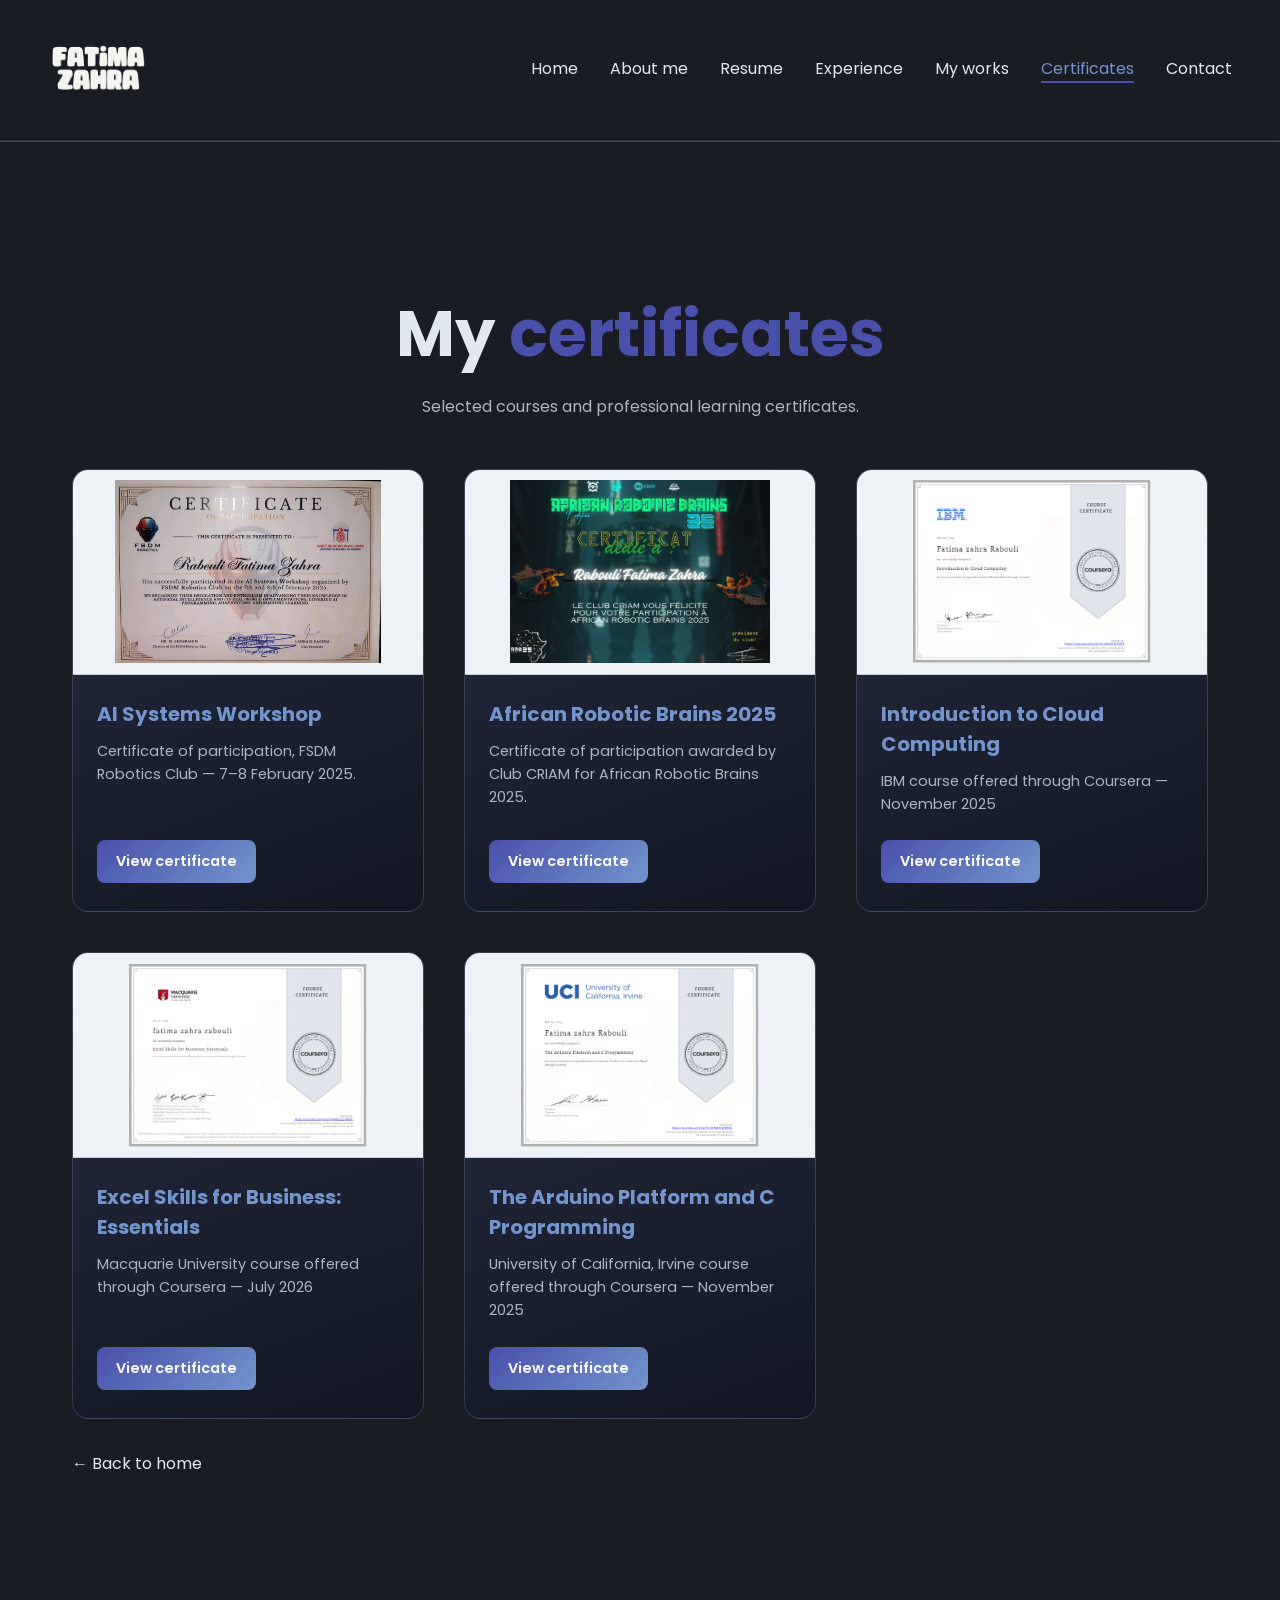
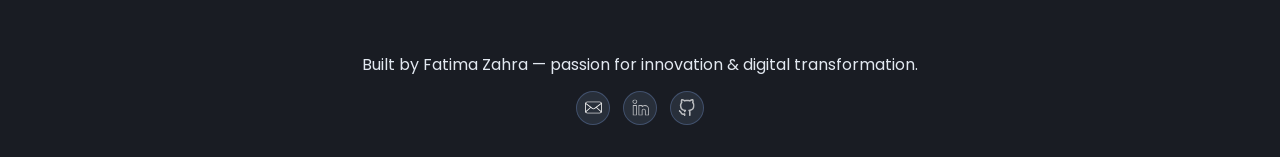
<file: certificates.html>
<!DOCTYPE html>
<html lang="en">
<head>
  <meta charset="UTF-8">
  <meta name="viewport" content="width=device-width, initial-scale=1.0">
  <link rel="stylesheet" href="styles.css">
  <title>Certificates | Fatima Zahra Rabouli</title>
</head>
<body>
  <header>
    <a href="index.html"><img src="assets/imgs/logo.png" alt="Fatimazahra logo" class="logo"></a>
    <nav class="navigation"><ul>
      <li><a href="index.html">Home</a></li><li><a href="about.html">About me</a></li><li><a href="resume.html">Resume</a></li><li><a href="experience.html">Experience</a></li><li><a href="works.html">My works</a></li><li><a href="certificates.html" aria-current="page">Certificates</a></li><li><a href="contact.html">Contact</a></li>
    </ul></nav>
  </header><hr>
  <main class="page-main"><section class="certificatesSection page-container">
    <div class="page-heading"><h1>My <span class="aboutTitle">certificates</span></h1><p>Selected courses and professional learning certificates.</p></div>
    <div class="certificatesGrid">
      <article class="certificateCard"><img class="certificatePreview" src="assets/certificates/ai-systems-workshop.jpg" alt="AI Systems Workshop participation certificate awarded to Rabouli Fatima Zahra"><h2 class="certificateTitle">AI Systems Workshop</h2><p class="certificateDescription">Certificate of participation, FSDM Robotics Club — 7–8 February 2025.</p><a href="assets/certificates/ai-systems-workshop.jpg" class="certificateLink" target="_blank">View certificate</a></article>
      <article class="certificateCard"><img class="certificatePreview" src="assets/certificates/african-robotic-brains-2025.png" alt="African Robotic Brains 2025 participation certificate awarded to Rabouli Fatima Zahra"><h2 class="certificateTitle">African Robotic Brains 2025</h2><p class="certificateDescription">Certificate of participation awarded by Club CRIAM for African Robotic Brains 2025.</p><a href="assets/certificates/african-robotic-brains-2025.png" class="certificateLink" target="_blank">View certificate</a></article>
      <article class="certificateCard"><img class="certificatePreview" src="assets/certificates/cloud-computing.png" alt="Introduction to Cloud Computing certificate"><h2 class="certificateTitle">Introduction to Cloud Computing</h2><p class="certificateDescription">IBM course offered through Coursera — November 2025</p><a href="assets/certificates/cloud-computing.pdf" class="certificateLink" target="_blank">View certificate</a></article>
      <article class="certificateCard"><img class="certificatePreview" src="assets/certificates/excel-skills-for-business.png" alt="Excel Skills for Business Essentials certificate"><h2 class="certificateTitle">Excel Skills for Business: Essentials</h2><p class="certificateDescription">Macquarie University course offered through Coursera — July 2026</p><a href="assets/certificates/excel-skills-for-business.pdf" class="certificateLink" target="_blank">View certificate</a></article>
      <article class="certificateCard"><img class="certificatePreview" src="assets/certificates/arduino-c-programming.png" alt="Arduino Platform and C Programming certificate"><h2 class="certificateTitle">The Arduino Platform and C Programming</h2><p class="certificateDescription">University of California, Irvine course offered through Coursera — November 2025</p><a href="assets/certificates/arduino-c-programming.pdf" class="certificateLink" target="_blank">View certificate</a></article>
    </div>
    <a class="back-home" href="index.html">← Back to home</a>
  </section></main>
  <footer><p>Built by Fatima Zahra — passion for innovation &amp; digital transformation.</p><div class="footerContactLinks"><a href="mailto:fatimazahrarabouli@gmail.com" aria-label="Email"><img src="assets/svg/Email.svg" alt=""></a><a href="https://www.linkedin.com/in/fatima-zahra-rabouli" target="_blank" rel="noopener" aria-label="LinkedIn"><img src="assets/svg/linkedin.svg" alt=""></a><a href="https://github.com/fatimazahrarabouli-byte/" target="_blank" rel="noopener" aria-label="GitHub"><img src="assets/svg/github.svg" alt=""></a></div></footer>
</body>
</html>
</file>
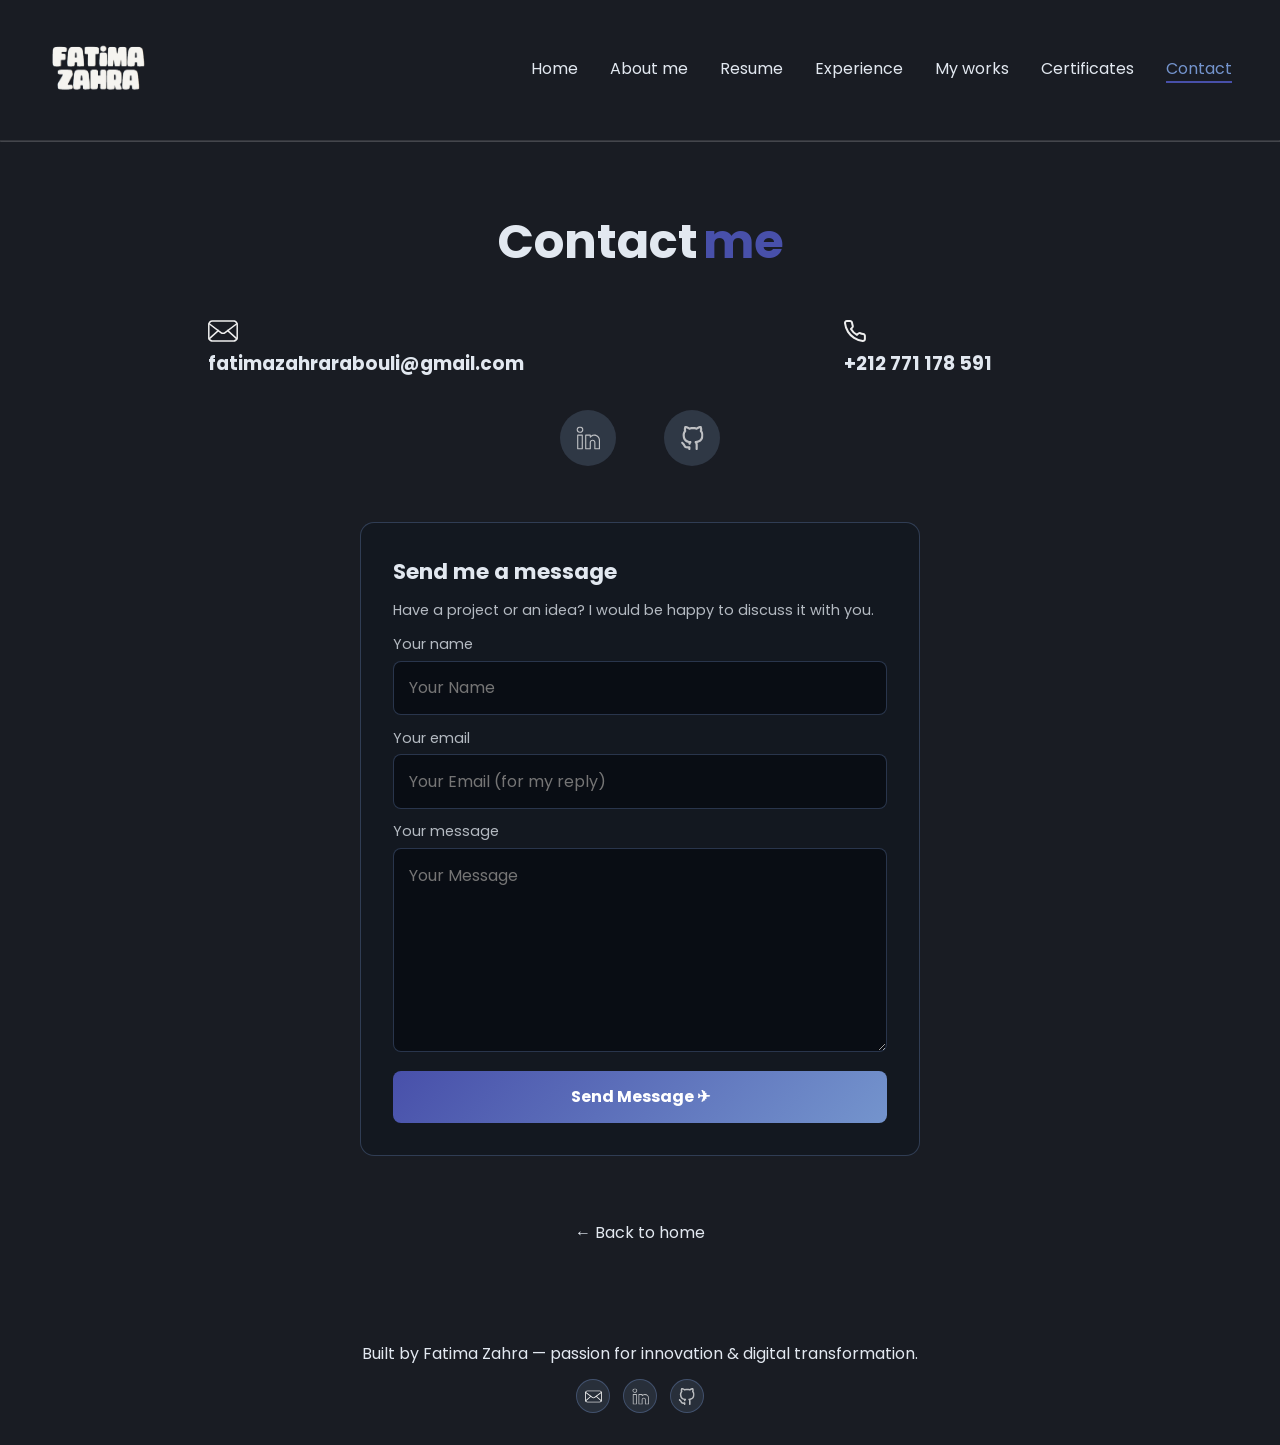
<file: contact.html>
<!DOCTYPE html>
<html lang="en"><head><meta charset="UTF-8"><meta name="viewport" content="width=device-width, initial-scale=1.0"><link rel="stylesheet" href="styles.css"><title>Contact | Fatima Zahra Rabouli</title></head>
<body>
  <header><a href="index.html"><img src="assets/imgs/logo.png" alt="Fatimazahra logo" class="logo"></a><nav class="navigation"><ul><li><a href="index.html">Home</a></li><li><a href="about.html">About me</a></li><li><a href="resume.html">Resume</a></li><li><a href="experience.html">Experience</a></li><li><a href="works.html">My works</a></li><li><a href="certificates.html">Certificates</a></li><li><a href="contact.html" aria-current="page">Contact</a></li></ul></nav></header><hr>
  <main class="page-main"><section class="contacteME page-container"><div class="contactTitle"><h1 class="aboutName">Contact</h1><h1 class="aboutTitle">me</h1></div><div class="Contact"><div class="emailAndPhone"><img src="assets/svg/Email.svg" alt="Email"><a href="mailto:fatimazahrarabouli@gmail.com"><h3>fatimazahrarabouli@gmail.com</h3></a></div><div class="emailAndPhone"><img src="assets/svg/phone.svg" alt="Phone"><h3>+212 771 178 591</h3></div></div><div class="socialMedia"><a href="https://www.linkedin.com/in/fatima-zahra-rabouli" target="_blank" rel="noopener"><img src="assets/svg/linkedin.svg" alt="LinkedIn"></a><a href="https://github.com/fatimazahrarabouli-byte/" target="_blank" rel="noopener"><img src="assets/svg/github.svg" alt="GitHub"></a></div><form class="contactForm" id="contactForm"><h2>Send me a message</h2><p>Have a project or an idea? I would be happy to discuss it with you.</p><label for="senderName">Your name</label><input id="senderName" name="name" type="text" placeholder="Your Name" required><label for="senderEmail">Your email</label><input id="senderEmail" name="email" type="email" placeholder="Your Email (for my reply)" required><label for="senderMessage">Your message</label><textarea id="senderMessage" name="message" rows="7" placeholder="Your Message" required></textarea><button type="submit">Send Message <span aria-hidden="true">✈</span></button><p class="formSuccess" id="formSuccess" role="status">✓ Message sent successfully!</p></form><a class="back-home" href="index.html">← Back to home</a></section></main>
  <footer><p>Built by Fatima Zahra — passion for innovation &amp; digital transformation.</p><div class="footerContactLinks"><a href="mailto:fatimazahrarabouli@gmail.com" aria-label="Email"><img src="assets/svg/Email.svg" alt=""></a><a href="https://www.linkedin.com/in/fatima-zahra-rabouli" target="_blank" rel="noopener" aria-label="LinkedIn"><img src="assets/svg/linkedin.svg" alt=""></a><a href="https://github.com/fatimazahrarabouli-byte/" target="_blank" rel="noopener" aria-label="GitHub"><img src="assets/svg/github.svg" alt=""></a></div></footer>
  <script>
    document.getElementById('contactForm').addEventListener('submit', function (event) {
      event.preventDefault();
      if (!this.checkValidity()) { this.reportValidity(); return; }
      const name = document.getElementById('senderName').value;
      const email = document.getElementById('senderEmail').value;
      const message = document.getElementById('senderMessage').value;
      const subject = encodeURIComponent('Portfolio contact from ' + name);
      const body = encodeURIComponent('Name: ' + name + '\nEmail: ' + email + '\n\nMessage:\n' + message);
      document.getElementById('formSuccess').classList.add('isVisible');
      this.reset();
      setTimeout(() => { window.location.href = 'mailto:fatimazahrarabouli@gmail.com?subject=' + subject + '&body=' + body; }, 500);
    });
  </script>
</body></html>
</file>
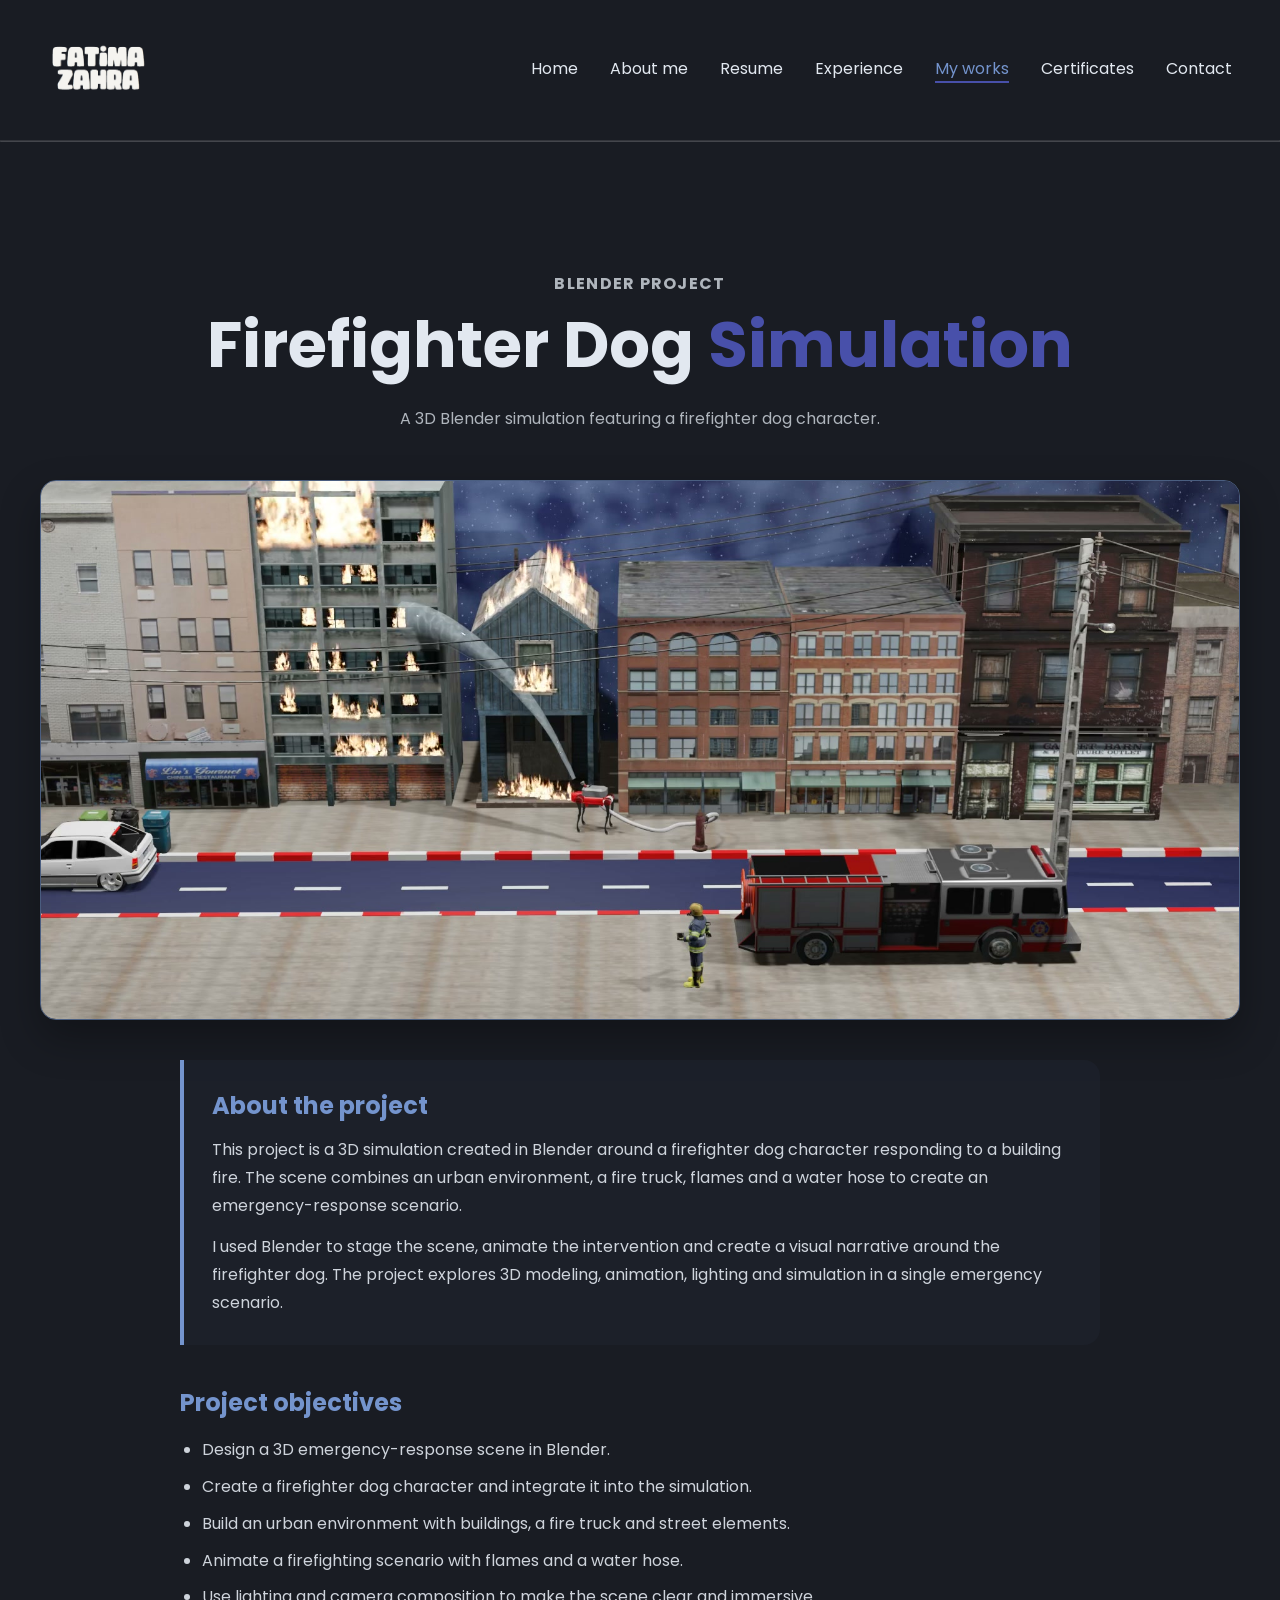
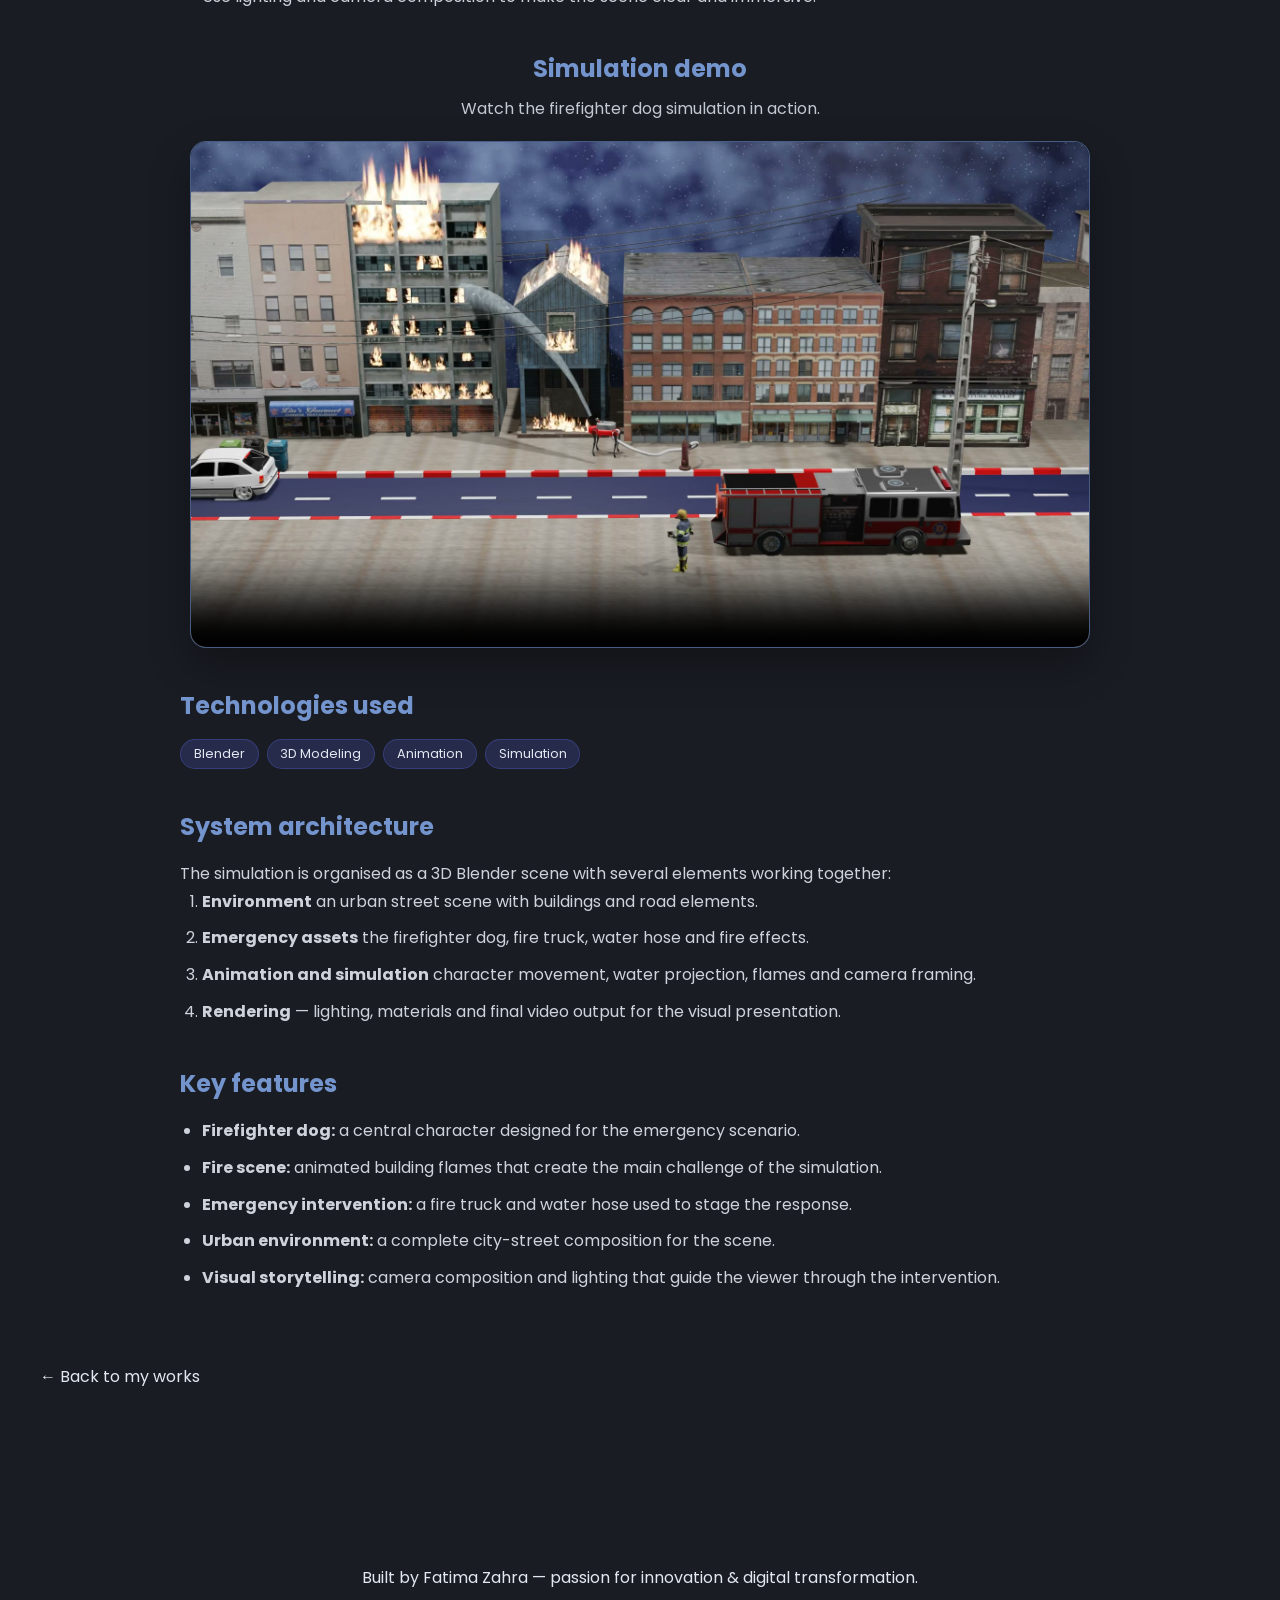
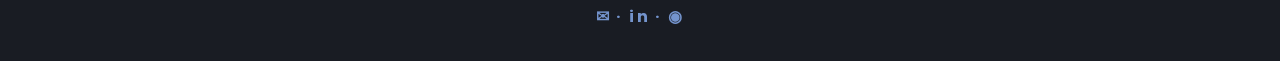
<file: firefighter-dog-blender.html>
<!DOCTYPE html>
<html lang="en">
<head>
  <meta charset="UTF-8">
  <meta name="viewport" content="width=device-width, initial-scale=1.0">
  <link rel="stylesheet" href="styles.css">
  <title>Firefighter Dog Simulation | Fatima Zahra Rabouli</title>
</head>
<body>
  <header>
    <a href="index.html"><img src="assets/imgs/logo.png" alt="Fatimazahra logo" class="logo"></a>
    <nav class="navigation"><ul><li><a href="index.html">Home</a></li><li><a href="about.html">About me</a></li><li><a href="resume.html">Resume</a></li><li><a href="experience.html">Experience</a></li><li><a href="works.html" aria-current="page">My works</a></li><li><a href="certificates.html">Certificates</a></li><li><a href="contact.html">Contact</a></li></ul></nav>
  </header>
  <hr>
  <main class="page-main">
    <article class="project-detail page-container">
      <div class="page-heading">
        <p class="project-kicker">Blender project</p>
        <h1>Firefighter Dog <span class="aboutTitle">Simulation</span></h1>
        <p>A 3D Blender simulation featuring a firefighter dog character.</p>
      </div>
      <img class="project-dashboard project-cover-image" src="assets/imgs/firefighter-dog-blender-simulation.jpg" alt="Firefighter dog simulation created in Blender">
      <section class="project-about">
        <h2>About the project</h2>
        <p>This project is a 3D simulation created in Blender around a firefighter dog character responding to a building fire. The scene combines an urban environment, a fire truck, flames and a water hose to create an emergency-response scenario.</p>
        <p>I used Blender to stage the scene, animate the intervention and create a visual narrative around the firefighter dog. The project explores 3D modeling, animation, lighting and simulation in a single emergency scenario.</p>
      </section>
      <section class="project-detail-section">
        <h2>Project objectives</h2>
        <ul>
          <li>Design a 3D emergency-response scene in Blender.</li>
          <li>Create a firefighter dog character and integrate it into the simulation.</li>
          <li>Build an urban environment with buildings, a fire truck and street elements.</li>
          <li>Animate a firefighting scenario with flames and a water hose.</li>
          <li>Use lighting and camera composition to make the scene clear and immersive.</li>
        </ul>
      </section>
      <section class="project-demo" aria-labelledby="demo-title">
        <h2 id="demo-title">Simulation demo</h2>
        <p>Watch the firefighter dog simulation in action.</p>
        <video class="project-demo-video" controls preload="metadata" poster="assets/imgs/firefighter-dog-blender-simulation.jpg">
          <source src="assets/firefighter-dog-blender-simulation.mp4" type="video/mp4">
          Your browser does not support HTML video.
        </video>
      </section>
      <section class="project-detail-section">
        <h2>Technologies used</h2>
        <div class="project-technologies"><span class="tech-tag">Blender</span><span class="tech-tag">3D Modeling</span><span class="tech-tag">Animation</span><span class="tech-tag">Simulation</span></div>
      </section>
      <section class="project-detail-section">
        <h2>System architecture</h2>
        <p>The simulation is organised as a 3D Blender scene with several elements working together:</p>
        <ol>
          <li><strong>Environment</strong> an urban street scene with buildings and road elements.</li>
          <li><strong>Emergency assets</strong> the firefighter dog, fire truck, water hose and fire effects.</li>
          <li><strong>Animation and simulation</strong>  character movement, water projection, flames and camera framing.</li>
          <li><strong>Rendering</strong> — lighting, materials and final video output for the visual presentation.</li>
        </ol>
      </section>
      <section class="project-detail-section">
        <h2>Key features</h2>
        <ul>
          <li><strong>Firefighter dog:</strong> a central character designed for the emergency scenario.</li>
          <li><strong>Fire scene:</strong> animated building flames that create the main challenge of the simulation.</li>
          <li><strong>Emergency intervention:</strong> a fire truck and water hose used to stage the response.</li>
          <li><strong>Urban environment:</strong> a complete city-street composition for the scene.</li>
          <li><strong>Visual storytelling:</strong> camera composition and lighting that guide the viewer through the intervention.</li>
        </ul>
      </section>
      <a class="back-home" href="works.html">← Back to my works</a>
    </article>
  </main>
  <footer><p>Built by Fatima Zahra — passion for innovation &amp; digital transformation.</p></footer>
</body>
</html>
</file>
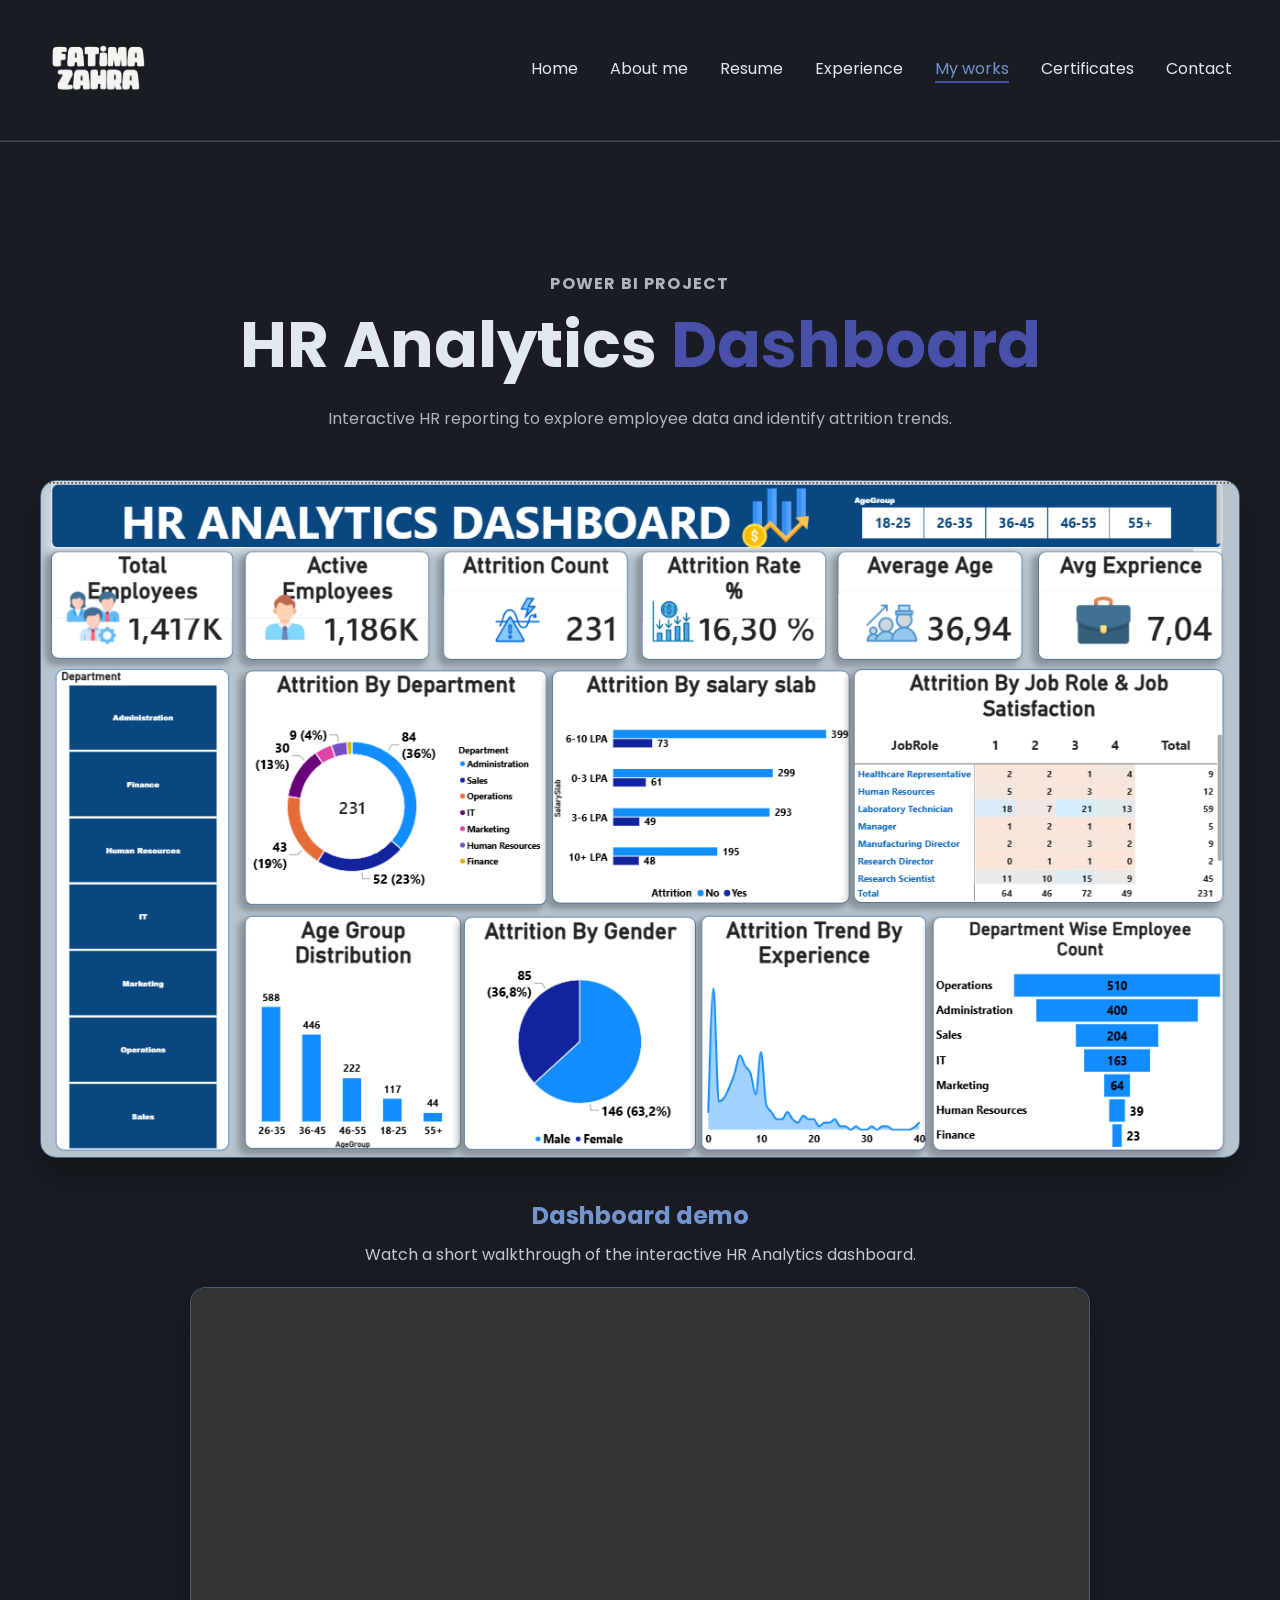
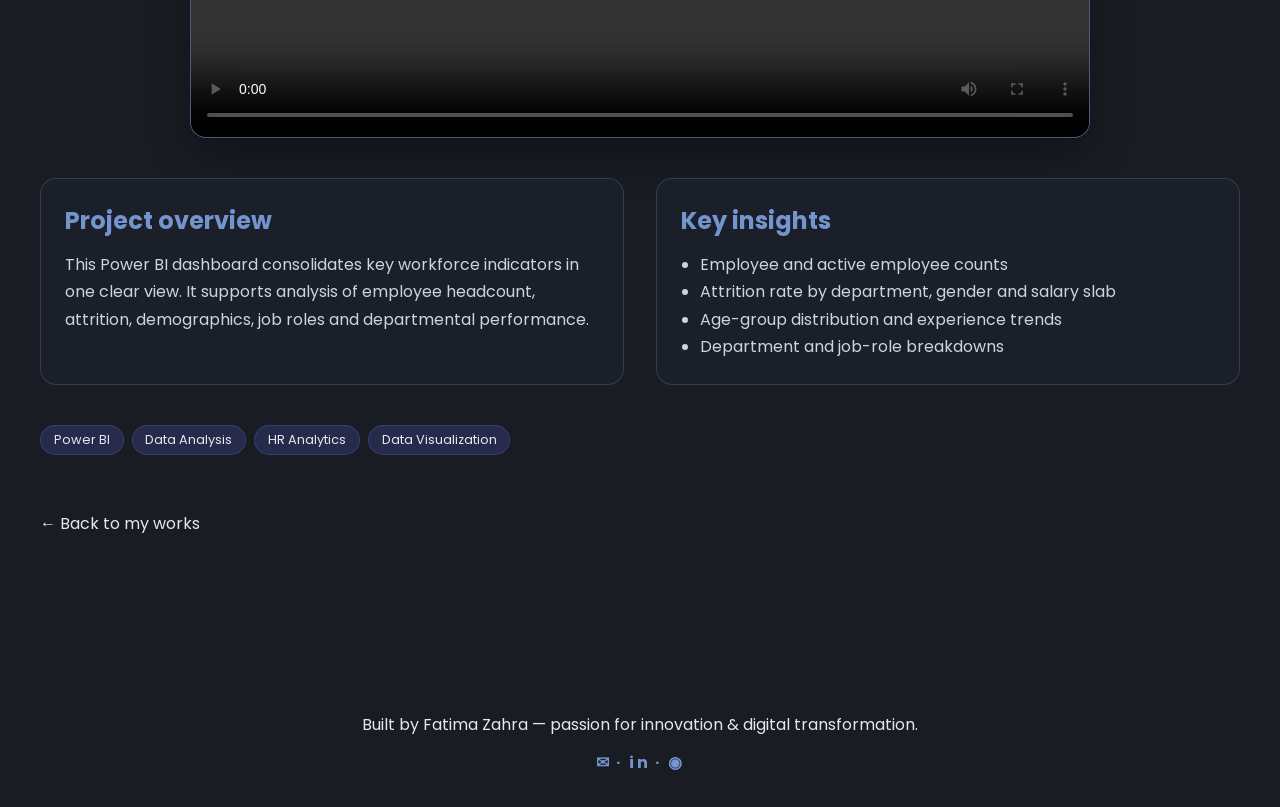
<file: power-bi-hr-analytics.html>
<!DOCTYPE html>
<html lang="en">
<head>
  <meta charset="UTF-8">
  <meta name="viewport" content="width=device-width, initial-scale=1.0">
  <link rel="stylesheet" href="styles.css">
  <title>HR Analytics Dashboard | Fatima Zahra Rabouli</title>
</head>
<body>
  <header>
    <a href="index.html"><img src="assets/imgs/logo.png" alt="Fatimazahra logo" class="logo"></a>
    <nav class="navigation"><ul><li><a href="index.html">Home</a></li><li><a href="about.html">About me</a></li><li><a href="resume.html">Resume</a></li><li><a href="experience.html">Experience</a></li><li><a href="works.html" aria-current="page">My works</a></li><li><a href="certificates.html">Certificates</a></li><li><a href="contact.html">Contact</a></li></ul></nav>
  </header>
  <hr>
  <main class="page-main">
    <article class="project-detail page-container">
      <div class="page-heading">
        <p class="project-kicker">Power BI project</p>
        <h1>HR Analytics <span class="aboutTitle">Dashboard</span></h1>
        <p>Interactive HR reporting to explore employee data and identify attrition trends.</p>
      </div>
      <img class="project-dashboard" src="assets/imgs/power-bi-hr-analytics-dashboard.png" alt="HR Analytics Power BI dashboard showing employee, attrition, age, salary and department metrics">
      <section class="project-demo" aria-labelledby="demo-title">
        <h2 id="demo-title">Dashboard demo</h2>
        <p>Watch a short walkthrough of the interactive HR Analytics dashboard.</p>
        <video class="project-demo-video" controls preload="metadata">
          <source src="assets/power-bi-hr-analytics-demo.mp4" type="video/mp4">
          Your browser does not support HTML video.
        </video>
      </section>
      <section class="project-detail-grid">
        <div>
          <h2>Project overview</h2>
          <p>This Power BI dashboard consolidates key workforce indicators in one clear view. It supports analysis of employee headcount, attrition, demographics, job roles and departmental performance.</p>
        </div>
        <div>
          <h2>Key insights</h2>
          <ul>
            <li>Employee and active employee counts</li>
            <li>Attrition rate by department, gender and salary slab</li>
            <li>Age-group distribution and experience trends</li>
            <li>Department and job-role breakdowns</li>
          </ul>
        </div>
      </section>
      <div class="project-technologies"><span class="tech-tag">Power BI</span><span class="tech-tag">Data Analysis</span><span class="tech-tag">HR Analytics</span><span class="tech-tag">Data Visualization</span></div>
      <a class="back-home" href="works.html">← Back to my works</a>
    </article>
  </main>
  <footer><p>Built by Fatima Zahra — passion for innovation &amp; digital transformation.</p></footer>
</body>
</html>
</file>
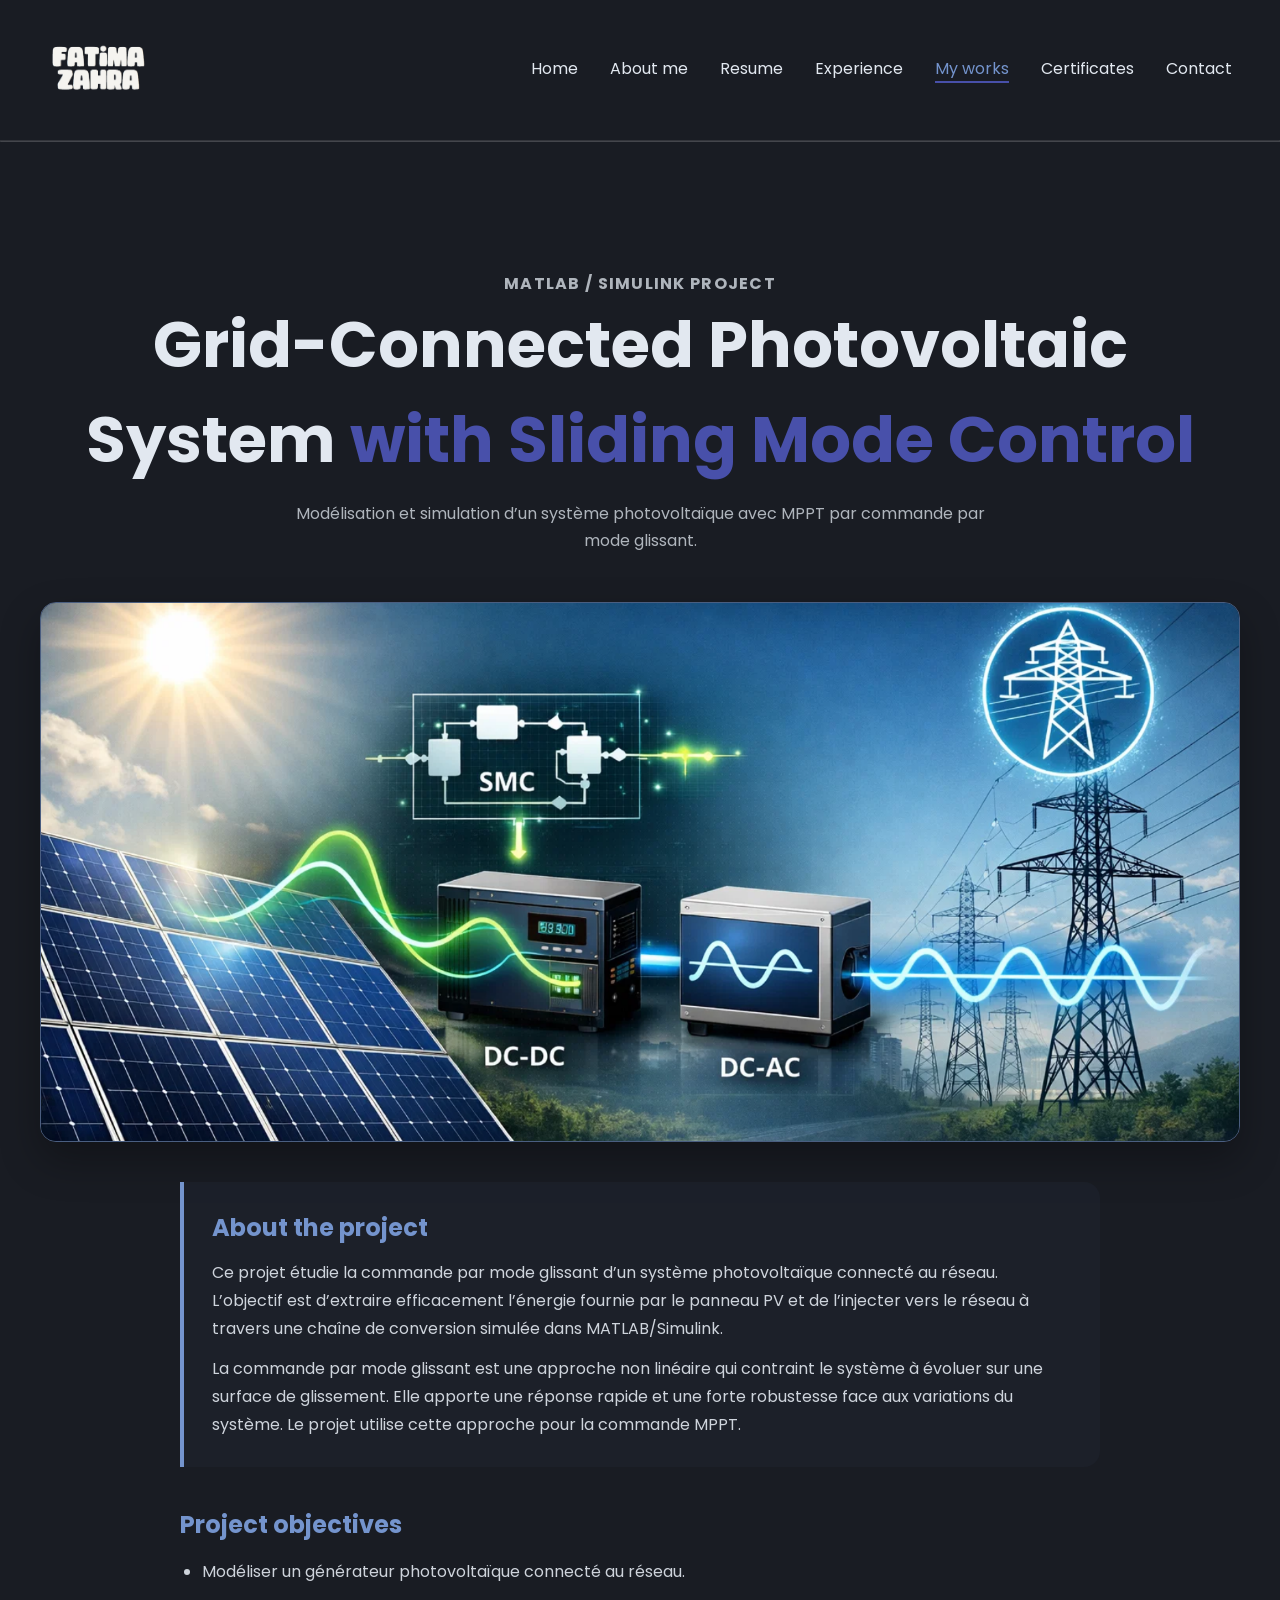
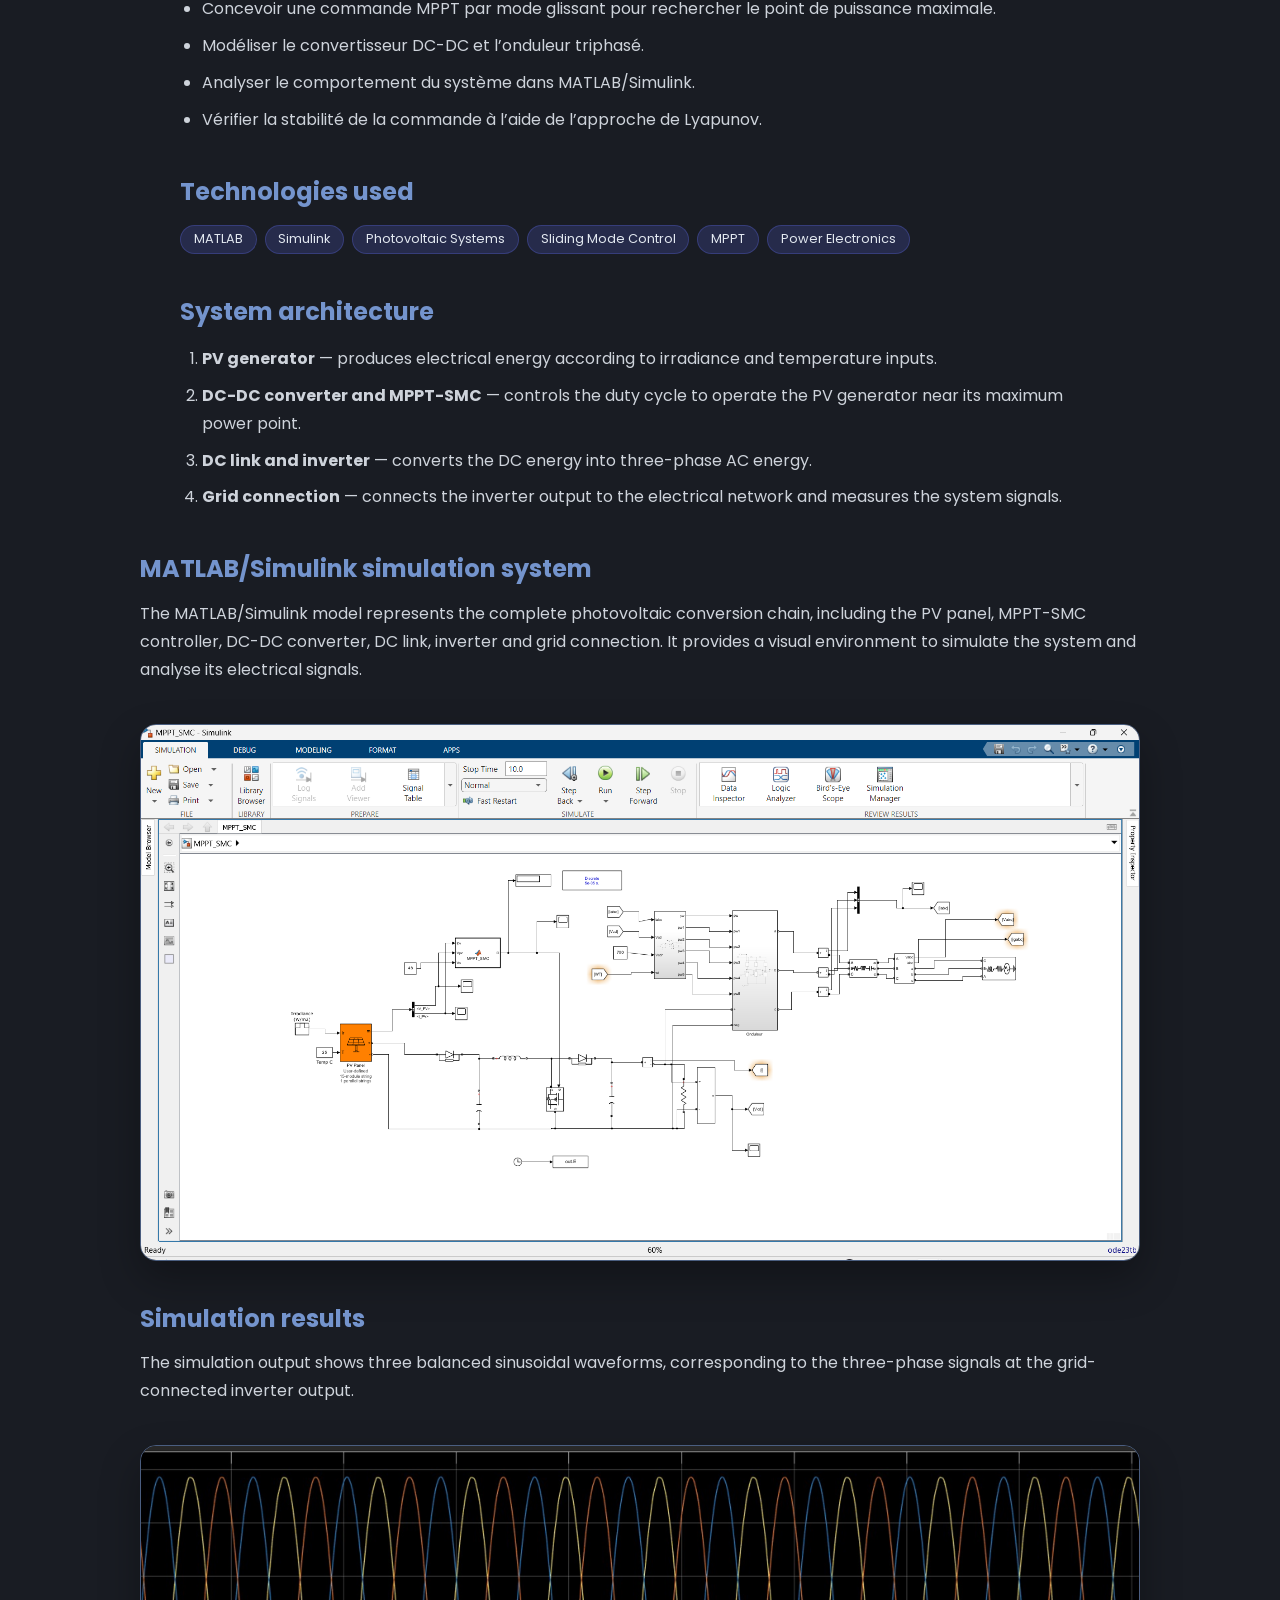
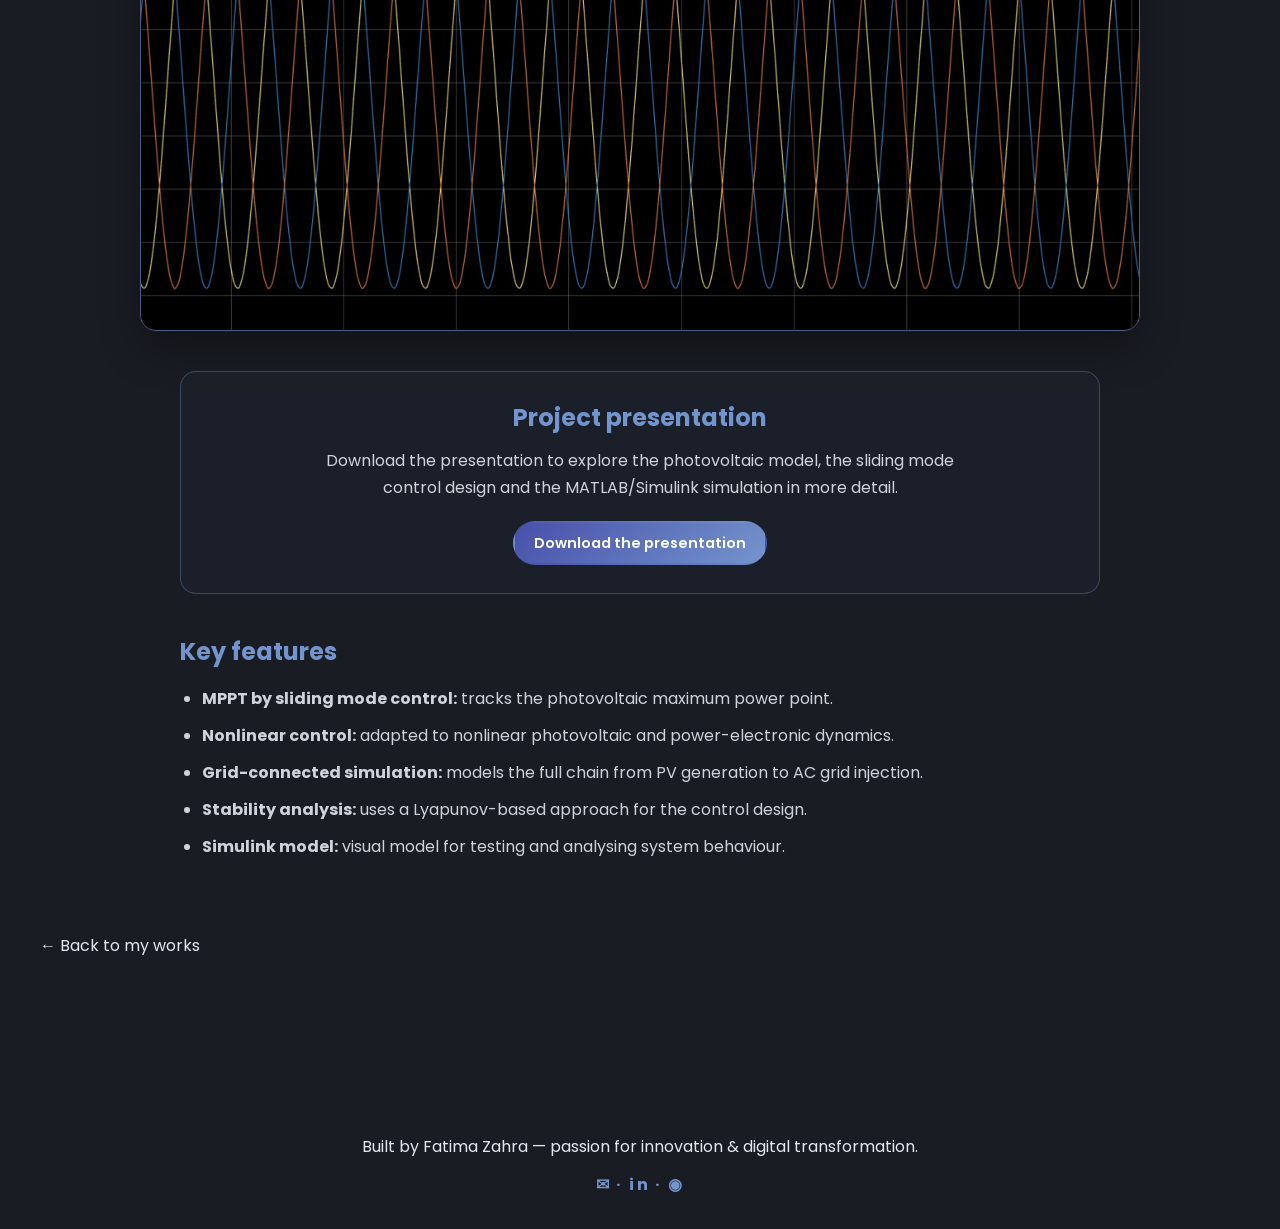
<file: pv-grid-sliding-mode-control.html>
<!DOCTYPE html>
<html lang="fr">
<head>
  <meta charset="UTF-8">
  <meta name="viewport" content="width=device-width, initial-scale=1.0">
  <link rel="stylesheet" href="styles.css">
  <title>Grid-Connected Photovoltaic System with Sliding Mode Control | Fatima Zahra Rabouli</title>
</head>
<body>
  <header>
    <a href="index.html"><img src="assets/imgs/logo.png" alt="Fatimazahra logo" class="logo"></a>
    <nav class="navigation"><ul><li><a href="index.html">Home</a></li><li><a href="about.html">About me</a></li><li><a href="resume.html">Resume</a></li><li><a href="experience.html">Experience</a></li><li><a href="works.html" aria-current="page">My works</a></li><li><a href="certificates.html">Certificates</a></li><li><a href="contact.html">Contact</a></li></ul></nav>
  </header>
  <hr>
  <main class="page-main">
    <article class="project-detail page-container">
      <div class="page-heading">
        <p class="project-kicker">MATLAB / Simulink project</p>
        <h1>Grid-Connected Photovoltaic System <span class="aboutTitle">with Sliding Mode Control</span></h1>
        <p>Modélisation et simulation d’un système photovoltaïque avec MPPT par commande par mode glissant.</p>
      </div>
      <img class="project-dashboard project-cover-image" src="assets/imgs/pv-grid-sliding-mode-cover.png" alt="Illustration d’un système photovoltaïque connecté au réseau avec commande par mode glissant">
      <section class="project-about">
        <h2>About the project</h2>
        <p>Ce projet étudie la commande par mode glissant d’un système photovoltaïque connecté au réseau. L’objectif est d’extraire efficacement l’énergie fournie par le panneau PV et de l’injecter vers le réseau à travers une chaîne de conversion simulée dans MATLAB/Simulink.</p>
        <p>La commande par mode glissant est une approche non linéaire qui contraint le système à évoluer sur une surface de glissement. Elle apporte une réponse rapide et une forte robustesse face aux variations du système. Le projet utilise cette approche pour la commande MPPT.</p>
      </section>
      <section class="project-detail-section">
        <h2>Project objectives</h2>
        <ul>
          <li>Modéliser un générateur photovoltaïque connecté au réseau.</li>
          <li>Concevoir une commande MPPT par mode glissant pour rechercher le point de puissance maximale.</li>
          <li>Modéliser le convertisseur DC-DC et l’onduleur triphasé.</li>
          <li>Analyser le comportement du système dans MATLAB/Simulink.</li>
          <li>Vérifier la stabilité de la commande à l’aide de l’approche de Lyapunov.</li>
        </ul>
      </section>
      <section class="project-detail-section">
        <h2>Technologies used</h2>
        <div class="project-technologies"><span class="tech-tag">MATLAB</span><span class="tech-tag">Simulink</span><span class="tech-tag">Photovoltaic Systems</span><span class="tech-tag">Sliding Mode Control</span><span class="tech-tag">MPPT</span><span class="tech-tag">Power Electronics</span></div>
      </section>
      <section class="project-detail-section">
        <h2>System architecture</h2>
        <ol>
          <li><strong>PV generator</strong> — produces electrical energy according to irradiance and temperature inputs.</li>
          <li><strong>DC-DC converter and MPPT-SMC</strong> — controls the duty cycle to operate the PV generator near its maximum power point.</li>
          <li><strong>DC link and inverter</strong> — converts the DC energy into three-phase AC energy.</li>
          <li><strong>Grid connection</strong> — connects the inverter output to the electrical network and measures the system signals.</li>
        </ol>
      </section>
      <section class="project-simulation-result">
        <h2>MATLAB/Simulink simulation system</h2>
        <p>The MATLAB/Simulink model represents the complete photovoltaic conversion chain, including the PV panel, MPPT-SMC controller, DC-DC converter, DC link, inverter and grid connection. It provides a visual environment to simulate the system and analyse its electrical signals.</p>
        <img class="project-dashboard" src="assets/imgs/pv-grid-sliding-mode-simulink.png" alt="MATLAB Simulink simulation model of the grid-connected photovoltaic system">
      </section>
      <section class="project-simulation-result">
        <h2>Simulation results</h2>
        <p>The simulation output shows three balanced sinusoidal waveforms, corresponding to the three-phase signals at the grid-connected inverter output.</p>
        <img class="project-dashboard" src="assets/imgs/pv-grid-sliding-mode-simulation-results.png" alt="Three-phase sinusoidal waveforms from the MATLAB Simulink simulation">
      </section>
      <section class="project-presentation">
        <h2>Project presentation</h2>
        <p>Download the presentation to explore the photovoltaic model, the sliding mode control design and the MATLAB/Simulink simulation in more detail.</p>
        <a href="assets/pv-grid-sliding-mode-presentation.pptx" class="project-link btn-primary" download>Download the presentation</a>
      </section>
      <section class="project-detail-section">
        <h2>Key features</h2>
        <ul>
          <li><strong>MPPT by sliding mode control:</strong> tracks the photovoltaic maximum power point.</li>
          <li><strong>Nonlinear control:</strong> adapted to nonlinear photovoltaic and power-electronic dynamics.</li>
          <li><strong>Grid-connected simulation:</strong> models the full chain from PV generation to AC grid injection.</li>
          <li><strong>Stability analysis:</strong> uses a Lyapunov-based approach for the control design.</li>
          <li><strong>Simulink model:</strong> visual model for testing and analysing system behaviour.</li>
        </ul>
      </section>
      <a class="back-home" href="works.html">← Back to my works</a>
    </article>
  </main>
  <footer><p>Built by Fatima Zahra — passion for innovation &amp; digital transformation.</p></footer>
</body>
</html>
</file>
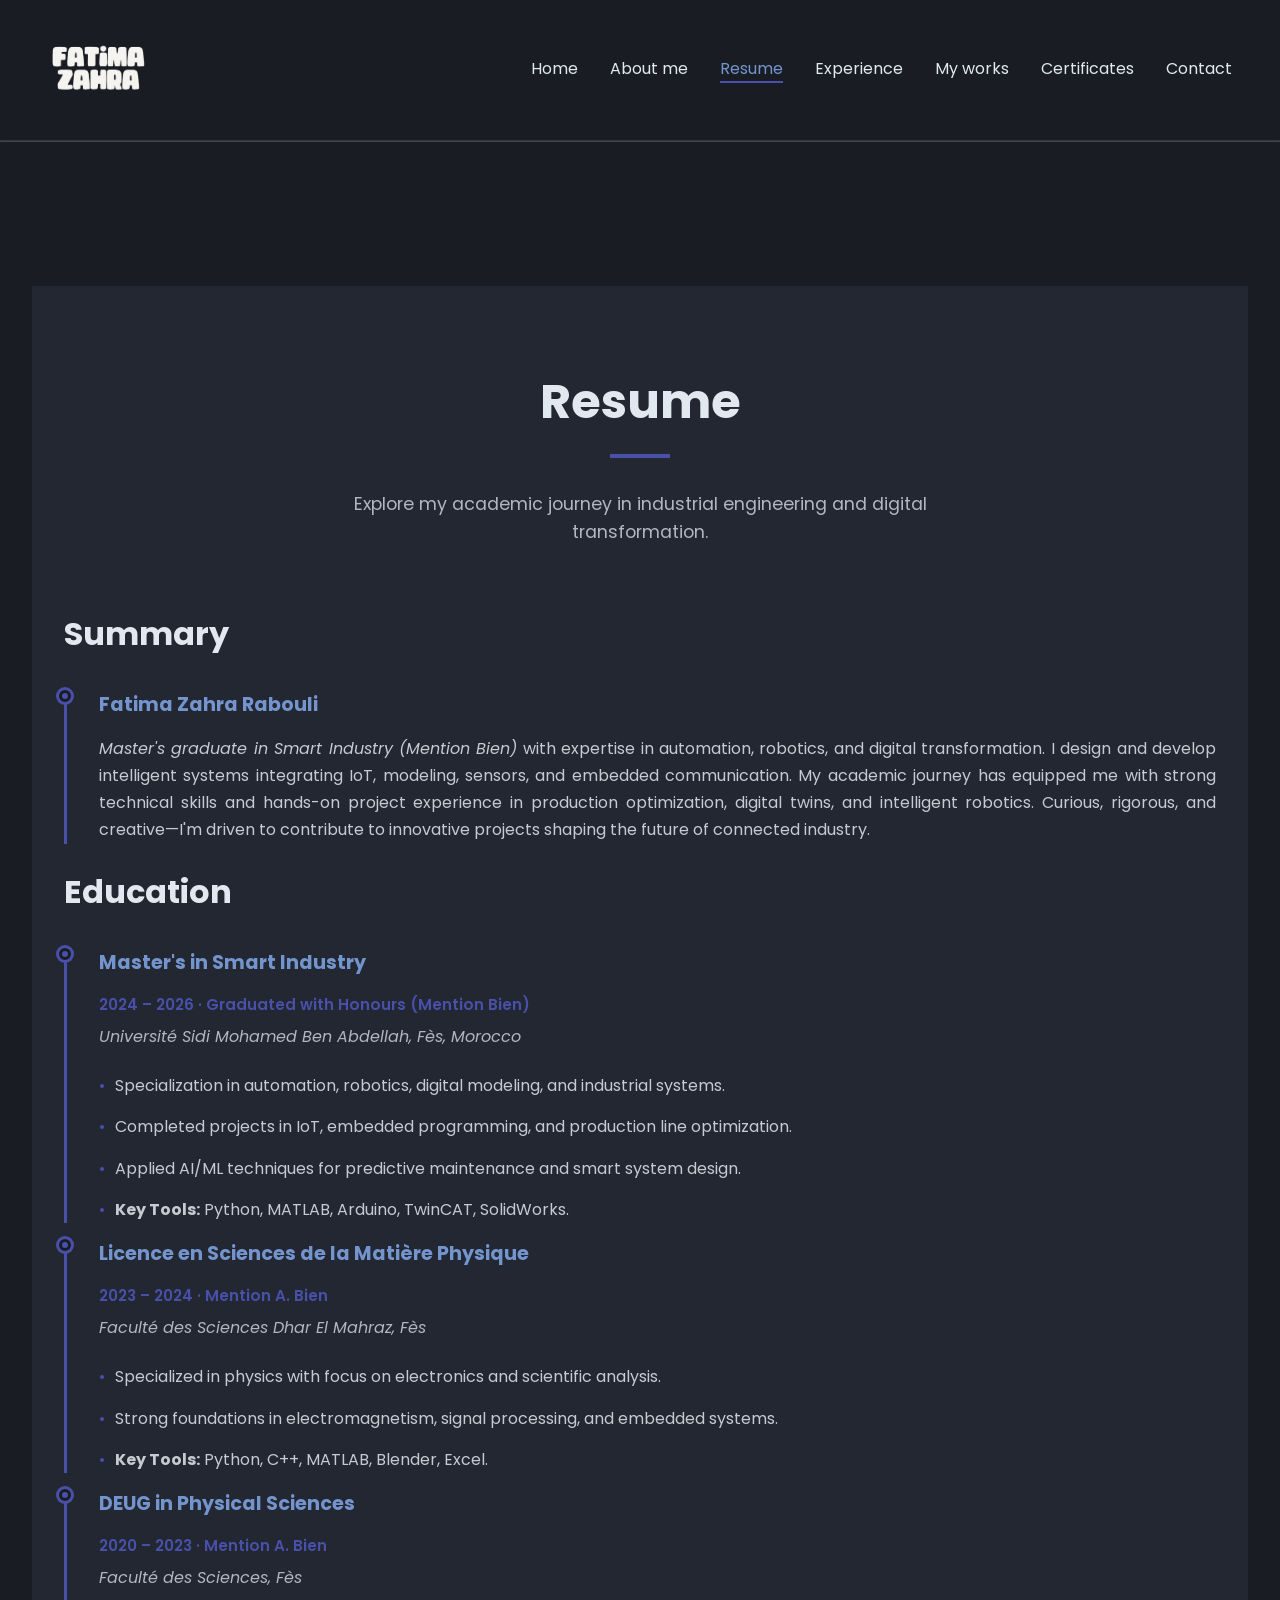
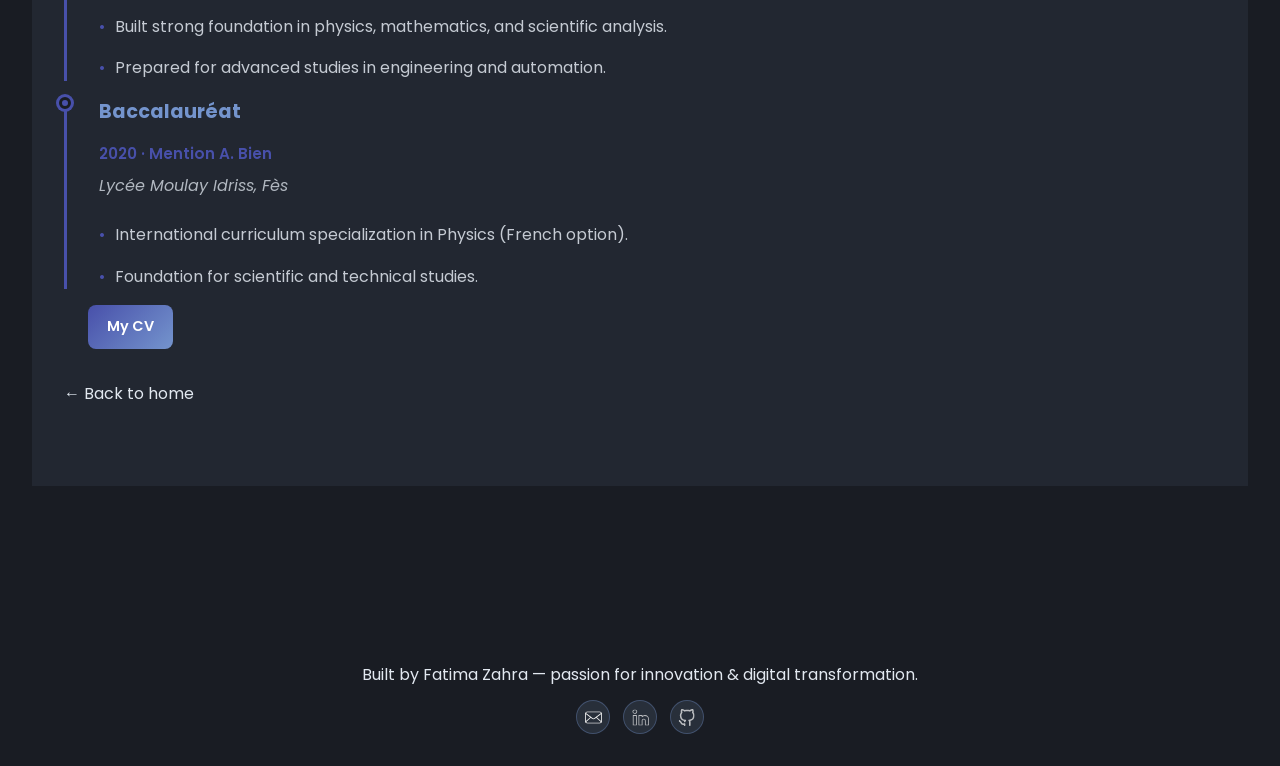
<file: resume.html>
<!DOCTYPE html>
<html lang="en"><head><meta charset="UTF-8"><meta name="viewport" content="width=device-width, initial-scale=1.0"><link rel="stylesheet" href="styles.css"><title>Resume | Fatima Zahra Rabouli</title></head>
<body><header><a href="index.html"><img src="assets/imgs/logo.png" alt="Fatimazahra logo" class="logo"></a><nav class="navigation"><ul><li><a href="index.html">Home</a></li><li><a href="about.html">About me</a></li><li><a href="resume.html" aria-current="page">Resume</a></li><li><a href="experience.html">Experience</a></li><li><a href="works.html">My works</a></li><li><a href="certificates.html">Certificates</a></li><li><a href="contact.html">Contact</a></li></ul></nav></header><hr>
<main class="page-main"><section class="resumeSection"><div class="resumeContainer"><div class="resumeHeader"><h1 class="resumeTitle">Resume</h1><div class="resumeLine"></div><p class="resumeDescription">Explore my academic journey in industrial engineering and digital transformation.</p></div><div class="summarySection"><h2 class="sectionTitle">Summary</h2><div class="summaryCard"><div class="timelineIcon"></div><div class="summaryContent"><h3 class="summaryName">Fatima Zahra Rabouli</h3><p class="summaryText"><em>Master's graduate in Smart Industry (Mention Bien)</em> with expertise in automation, robotics, and digital transformation. I design and develop intelligent systems integrating IoT, modeling, sensors, and embedded communication. My academic journey has equipped me with strong technical skills and hands-on project experience in production optimization, digital twins, and intelligent robotics. Curious, rigorous, and creative—I'm driven to contribute to innovative projects shaping the future of connected industry.</p></div></div></div><div class="educationSection"><h2 class="sectionTitle">Education</h2><div class="educationCard"><div class="timelineIcon"></div><div class="educationContent"><h3 class="educationTitle">Master's in Smart Industry</h3><div class="educationDate">2024 – 2026 · Graduated with Honours (Mention Bien)</div><div class="educationSchool">Université Sidi Mohamed Ben Abdellah, Fès, Morocco</div><ul class="educationDetails"><li>Specialization in automation, robotics, digital modeling, and industrial systems.</li><li>Completed projects in IoT, embedded programming, and production line optimization.</li><li>Applied AI/ML techniques for predictive maintenance and smart system design.</li><li><strong>Key Tools:</strong> Python, MATLAB, Arduino, TwinCAT, SolidWorks.</li></ul></div></div><div class="educationCard"><div class="timelineIcon"></div><div class="educationContent"><h3 class="educationTitle">Licence en Sciences de la Matière Physique</h3><div class="educationDate">2023 – 2024 · Mention A. Bien</div><div class="educationSchool">Faculté des Sciences Dhar El Mahraz, Fès</div><ul class="educationDetails"><li>Specialized in physics with focus on electronics and scientific analysis.</li><li>Strong foundations in electromagnetism, signal processing, and embedded systems.</li><li><strong>Key Tools:</strong> Python, C++, MATLAB, Blender, Excel.</li></ul></div></div><div class="educationCard"><div class="timelineIcon"></div><div class="educationContent"><h3 class="educationTitle">DEUG in Physical Sciences</h3><div class="educationDate">2020 – 2023 · Mention A. Bien</div><div class="educationSchool">Faculté des Sciences, Fès</div><ul class="educationDetails"><li>Built strong foundation in physics, mathematics, and scientific analysis.</li><li>Prepared for advanced studies in engineering and automation.</li></ul></div></div><div class="educationCard"><div class="timelineIcon"></div><div class="educationContent"><h3 class="educationTitle">Baccalauréat</h3><div class="educationDate">2020 · Mention A. Bien</div><div class="educationSchool">Lycée Moulay Idriss, Fès</div><ul class="educationDetails"><li>International curriculum specialization in Physics (French option).</li><li>Foundation for scientific and technical studies.</li></ul></div></div></div><p><a href="assets/My cv.pdf" class="certificateLink" download>Download CV</a></p><a class="back-home" href="index.html">← Back to home</a></div></section></main><footer><p>Built by Fatima Zahra — passion for innovation &amp; digital transformation.</p><div class="footerContactLinks"><a href="mailto:fatimazahrarabouli@gmail.com" aria-label="Email"><img src="assets/svg/Email.svg" alt=""></a><a href="https://www.linkedin.com/in/fatima-zahra-rabouli" target="_blank" rel="noopener" aria-label="LinkedIn"><img src="assets/svg/linkedin.svg" alt=""></a><a href="https://github.com/fatimazahrarabouli-byte/" target="_blank" rel="noopener" aria-label="GitHub"><img src="assets/svg/github.svg" alt=""></a></div></footer></body></html>
</file>
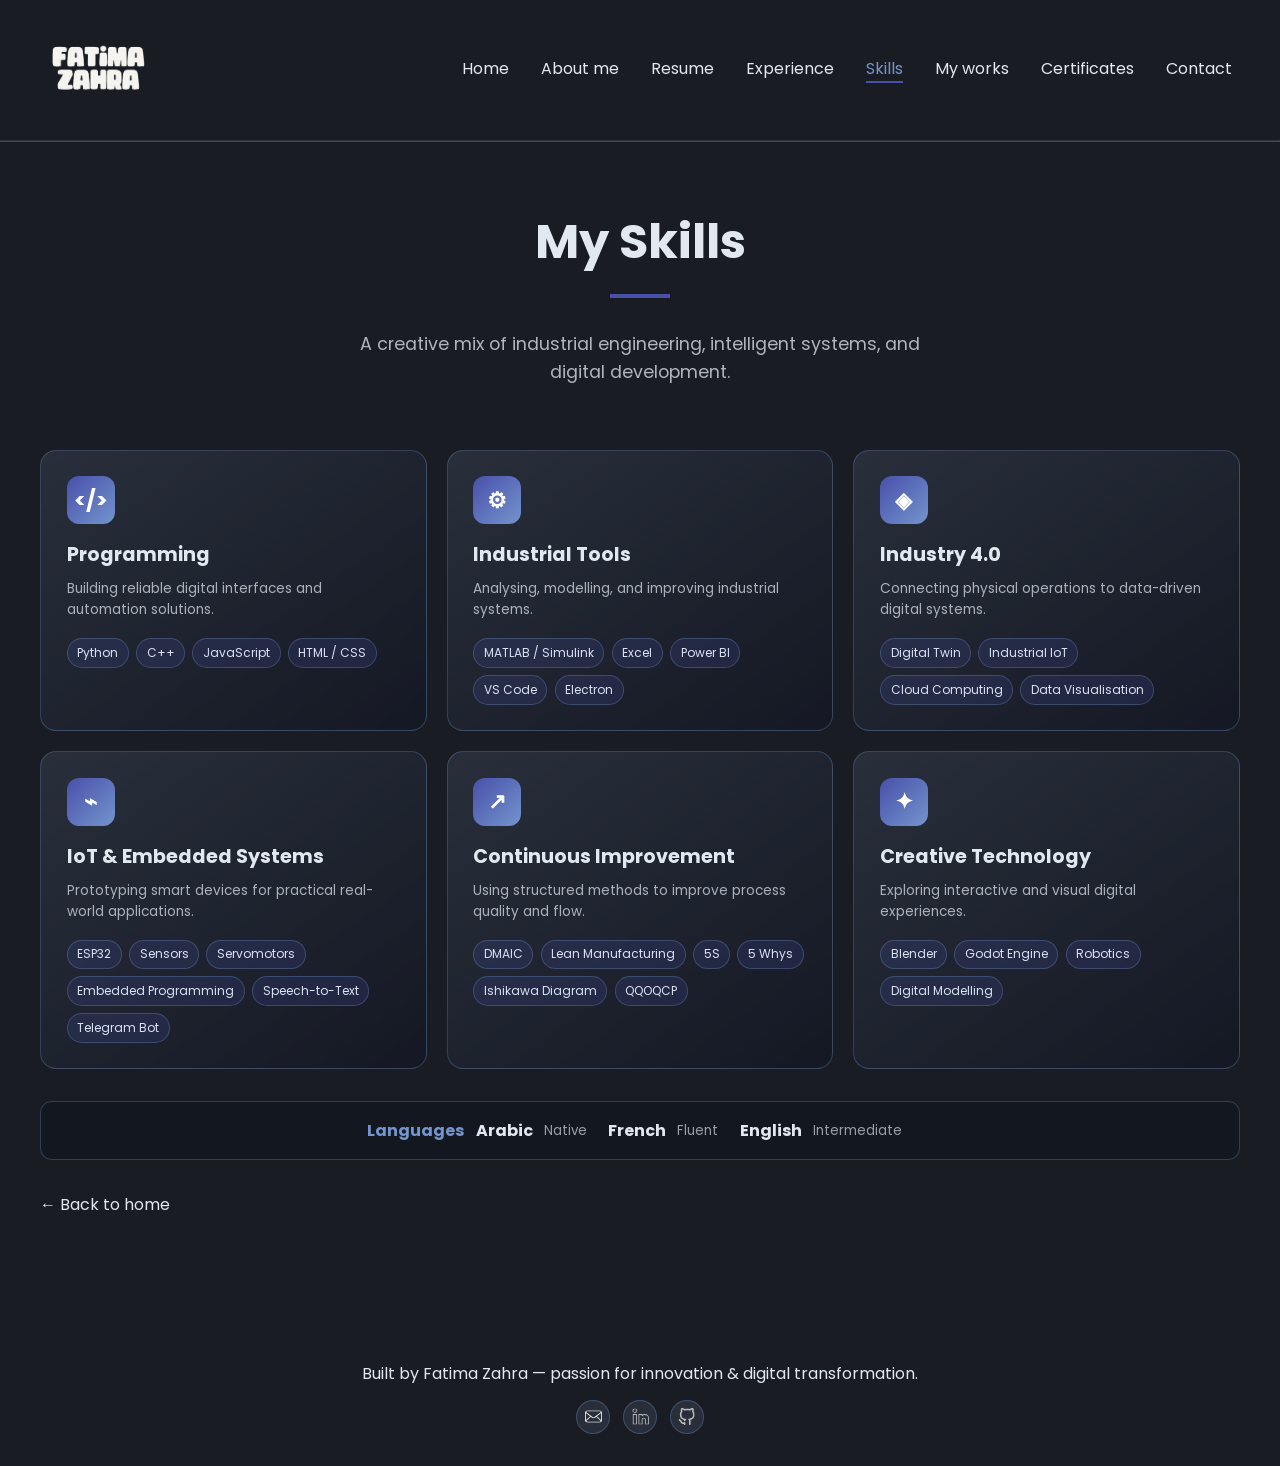
<file: skills.html>
<!DOCTYPE html>
<html lang="en">
<head>
  <meta charset="UTF-8">
  <meta name="viewport" content="width=device-width, initial-scale=1.0">
  <link rel="stylesheet" href="styles.css">
  <title>Skills | Fatima Zahra Rabouli</title>
</head>
<body>
  <header><a href="index.html"><img src="assets/imgs/logo.png" alt="Fatimazahra logo" class="logo"></a><nav class="navigation"><ul><li><a href="index.html">Home</a></li><li><a href="about.html">About me</a></li><li><a href="resume.html">Resume</a></li><li><a href="experience.html">Experience</a></li><li><a href="skills.html" aria-current="page">Skills</a></li><li><a href="works.html">My works</a></li><li><a href="certificates.html">Certificates</a></li><li><a href="contact.html">Contact</a></li></ul></nav></header><hr>
  <main class="page-main"><section class="skillsSection page-container"><div class="resumeHeader"><h1 class="resumeTitle">My Skills</h1><div class="resumeLine"></div><p class="resumeDescription">A creative mix of industrial engineering, intelligent systems, and digital development.</p></div><div class="skillsGrid">
    <article class="skillCard"><div class="skillIcon">&lt;/&gt;</div><h2>Programming</h2><p>Building reliable digital interfaces and automation solutions.</p><div class="skillTags"><span>Python</span><span>C++</span><span>JavaScript</span><span>HTML / CSS</span></div></article>
    <article class="skillCard"><div class="skillIcon">⚙</div><h2>Industrial Tools</h2><p>Analysing, modelling, and improving industrial systems.</p><div class="skillTags"><span>MATLAB / Simulink</span><span>Excel</span><span>Power BI</span><span>VS Code</span><span>Electron</span></div></article>
    <article class="skillCard"><div class="skillIcon">◈</div><h2>Industry 4.0</h2><p>Connecting physical operations to data-driven digital systems.</p><div class="skillTags"><span>Digital Twin</span><span>Industrial IoT</span><span>Cloud Computing</span><span>Data Visualisation</span></div></article>
    <article class="skillCard"><div class="skillIcon">⌁</div><h2>IoT &amp; Embedded Systems</h2><p>Prototyping smart devices for practical real-world applications.</p><div class="skillTags"><span>ESP32</span><span>Sensors</span><span>Servomotors</span><span>Embedded Programming</span><span>Speech-to-Text</span><span>Telegram Bot</span></div></article>
    <article class="skillCard"><div class="skillIcon">↗</div><h2>Continuous Improvement</h2><p>Using structured methods to improve process quality and flow.</p><div class="skillTags"><span>DMAIC</span><span>Lean Manufacturing</span><span>5S</span><span>5 Whys</span><span>Ishikawa Diagram</span><span>QQOQCP</span></div></article>
    <article class="skillCard"><div class="skillIcon">✦</div><h2>Creative Technology</h2><p>Exploring interactive and visual digital experiences.</p><div class="skillTags"><span>Blender</span><span>Godot Engine</span><span>Robotics</span><span>Digital Modelling</span></div></article>
  </div><div class="languageStrip"><span>Languages</span><strong>Arabic</strong><small>Native</small><strong>French</strong><small>Fluent</small><strong>English</strong><small>Intermediate</small></div><a class="back-home" href="index.html">← Back to home</a></section></main>
  <footer><p>Built by Fatima Zahra — passion for innovation &amp; digital transformation.</p><div class="footerContactLinks"><a href="mailto:fatimazahrarabouli@gmail.com" aria-label="Email"><img src="assets/svg/Email.svg" alt=""></a><a href="https://www.linkedin.com/in/fatima-zahra-rabouli" target="_blank" rel="noopener" aria-label="LinkedIn"><img src="assets/svg/linkedin.svg" alt=""></a><a href="https://github.com/fatimazahrarabouli-byte/" target="_blank" rel="noopener" aria-label="GitHub"><img src="assets/svg/github.svg" alt=""></a></div></footer>
</body>
</html>
</file>
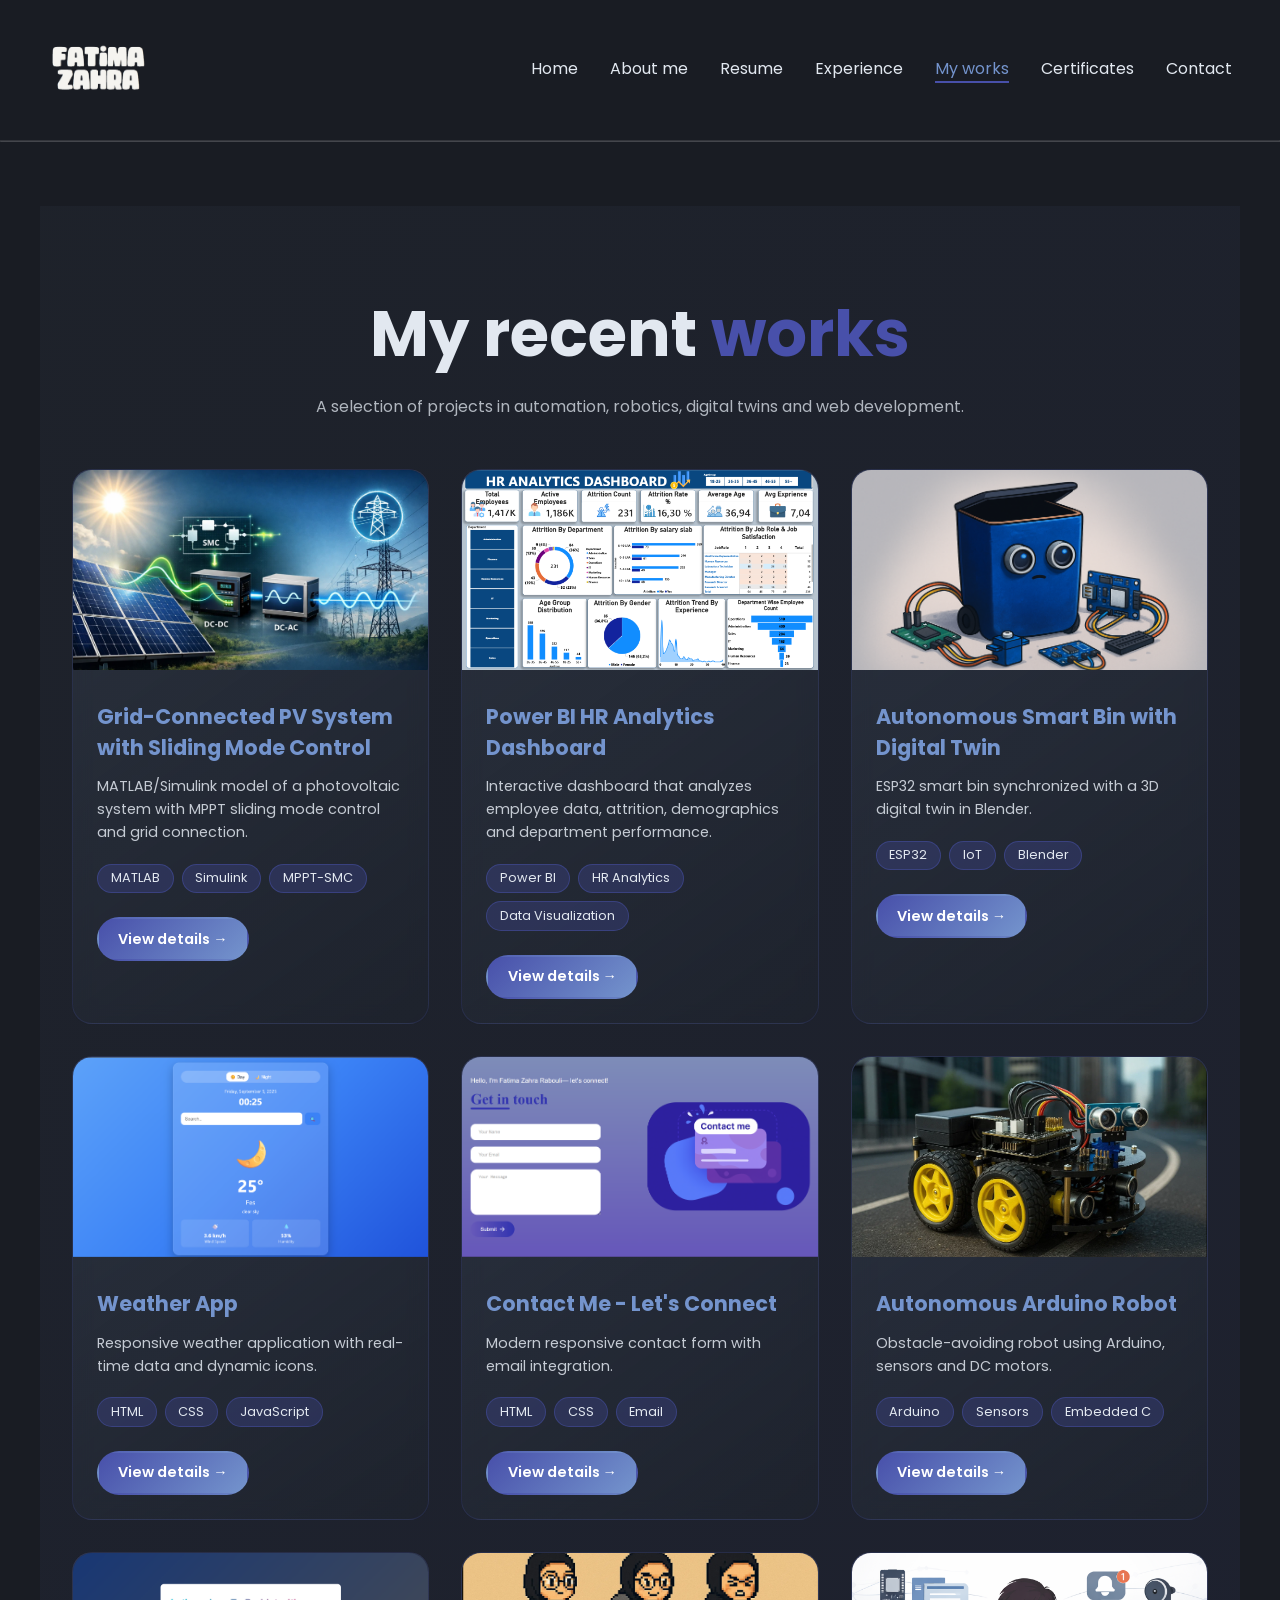
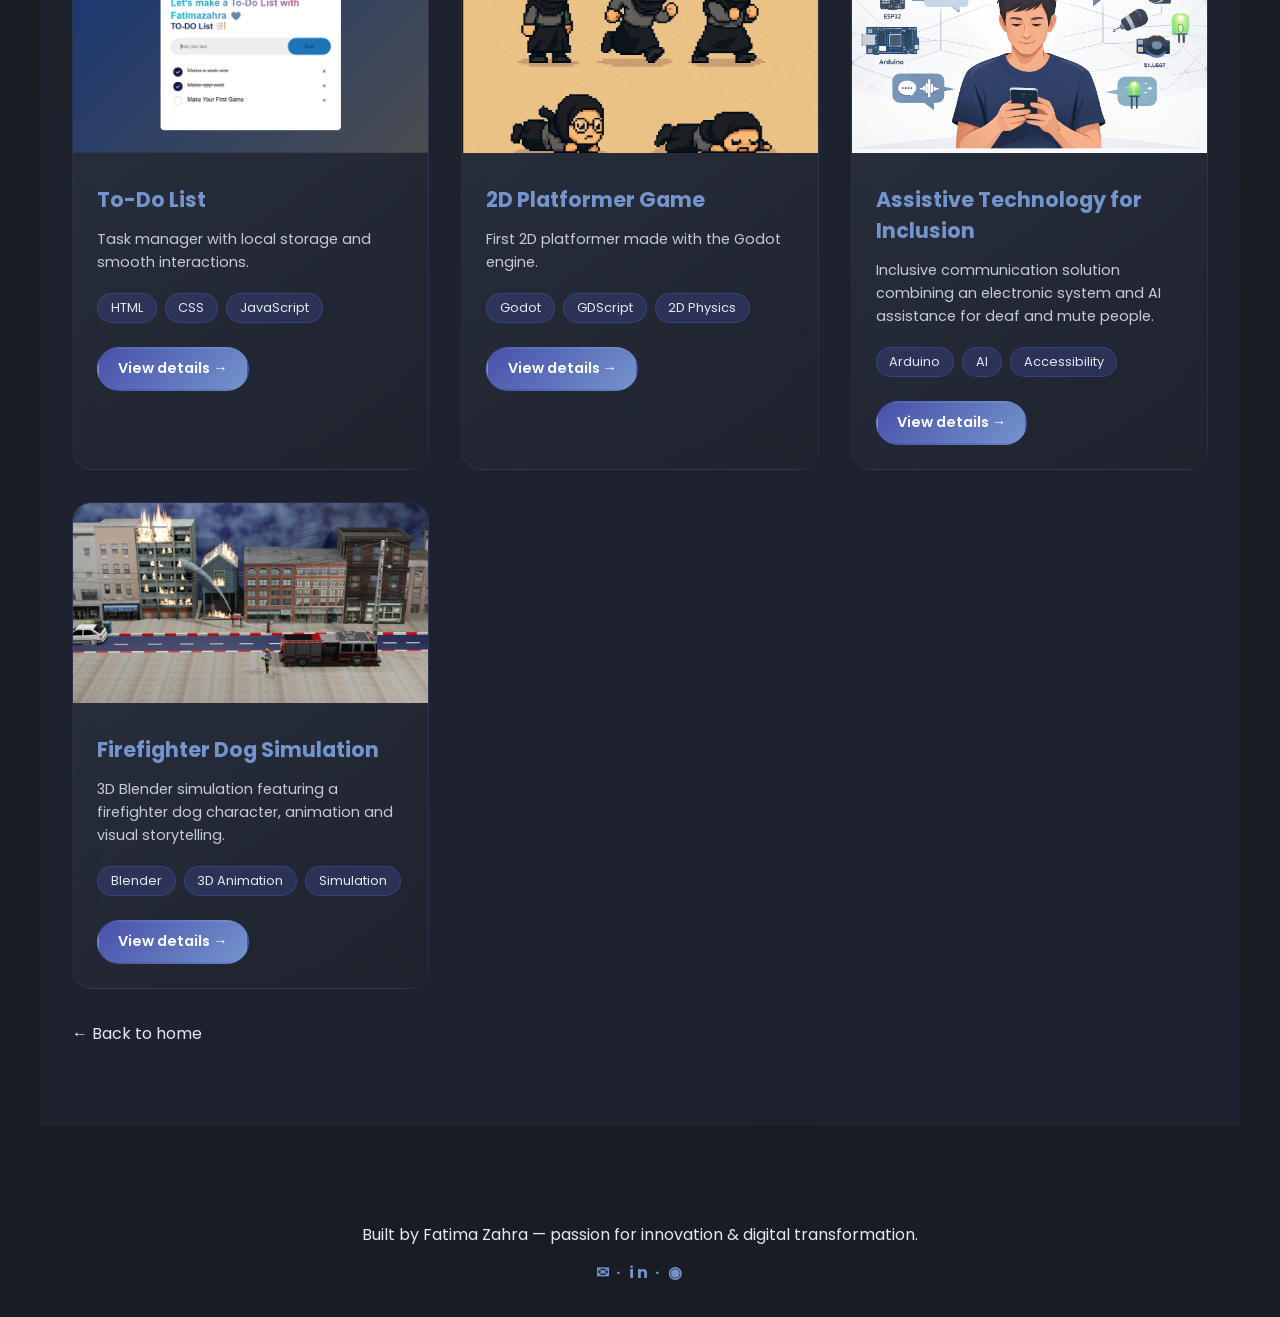
<file: works.html>
<!DOCTYPE html>
<html lang="en"><head><meta charset="UTF-8"><meta name="viewport" content="width=device-width, initial-scale=1.0"><link rel="stylesheet" href="styles.css"><title>My works | Fatima Zahra Rabouli</title></head>
<body><header><a href="index.html"><img src="assets/imgs/logo.png" alt="Fatimazahra logo" class="logo"></a><nav class="navigation"><ul><li><a href="index.html">Home</a></li><li><a href="about.html">About me</a></li><li><a href="resume.html">Resume</a></li><li><a href="experience.html">Experience</a></li><li><a href="works.html" aria-current="page">My works</a></li><li><a href="certificates.html">Certificates</a></li><li><a href="contact.html">Contact</a></li></ul></nav></header><hr>
<main class="page-main"><section class="Myworks page-container"><div class="page-heading"><h1>My recent <span class="aboutTitle">works</span></h1><p>A selection of projects in automation, robotics, digital twins and web development.</p></div><ul class="projects-grid"><li class="project-card"><img src="assets/imgs/pv-grid-sliding-mode-cover.png" alt="Grid-connected photovoltaic system with sliding mode control" class="project-image"><div class="project-info"><h2 class="project-title">Grid-Connected PV System with Sliding Mode Control</h2><p class="project-description">MATLAB/Simulink model of a photovoltaic system with MPPT sliding mode control and grid connection.</p><div class="project-technologies"><span class="tech-tag">MATLAB</span><span class="tech-tag">Simulink</span><span class="tech-tag">MPPT-SMC</span></div><a href="pv-grid-sliding-mode-control.html" class="project-link btn-primary">View details →</a></div></li><li class="project-card"><img src="assets/imgs/power-bi-hr-analytics-dashboard.png" alt="Power BI HR Analytics dashboard" class="project-image"><div class="project-info"><h2 class="project-title">Power BI HR Analytics Dashboard</h2><p class="project-description">Interactive dashboard that analyzes employee data, attrition, demographics and department performance.</p><div class="project-technologies"><span class="tech-tag">Power BI</span><span class="tech-tag">HR Analytics</span><span class="tech-tag">Data Visualization</span></div><a href="power-bi-hr-analytics.html" class="project-link btn-primary">View details →</a></div></li>
<li class="project-card"><img src="assets/imgs/poubelle 2.png" alt="Smart bin" class="project-image"><div class="project-info"><h2 class="project-title">Autonomous Smart Bin with Digital Twin</h2><p class="project-description">ESP32 smart bin synchronized with a 3D digital twin in Blender.</p><div class="project-technologies"><span class="tech-tag">ESP32</span><span class="tech-tag">IoT</span><span class="tech-tag">Blender</span></div><a href="https://fatimazahrarabouli-byte.github.io/Page-poubelle/" class="project-link btn-primary" target="_blank" rel="noopener">View details →</a></div></li>
<li class="project-card"><img src="assets/imgs/1app.png" alt="Weather app" class="project-image"><div class="project-info"><h2 class="project-title">Weather App</h2><p class="project-description">Responsive weather application with real-time data and dynamic icons.</p><div class="project-technologies"><span class="tech-tag">HTML</span><span class="tech-tag">CSS</span><span class="tech-tag">JavaScript</span></div><a href="https://fatimazahrarabouli-byte.github.io/Page-Weather-app/" class="project-link btn-primary" target="_blank" rel="noopener">View details →</a></div></li>
<li class="project-card"><img src="assets/imgs/Contact me.png" alt="Contact form" class="project-image"><div class="project-info"><h2 class="project-title">Contact Me - Let's Connect</h2><p class="project-description">Modern responsive contact form with email integration.</p><div class="project-technologies"><span class="tech-tag">HTML</span><span class="tech-tag">CSS</span><span class="tech-tag">Email</span></div><a href="https://fatimazahrarabouli-byte.github.io/Page-Contact-form/" class="project-link btn-primary" target="_blank" rel="noopener">View details →</a></div></li>
<li class="project-card"><img src="assets/imgs/robot.png" alt="Arduino robot" class="project-image"><div class="project-info"><h2 class="project-title">Autonomous Arduino Robot</h2><p class="project-description">Obstacle-avoiding robot using Arduino, sensors and DC motors.</p><div class="project-technologies"><span class="tech-tag">Arduino</span><span class="tech-tag">Sensors</span><span class="tech-tag">Embedded C</span></div><a href="https://fatimazahrarabouli-byte.github.io/Page-Robot/" class="project-link btn-primary" target="_blank" rel="noopener">View details →</a></div></li>
<li class="project-card"><img src="assets/imgs/To-Do-list.png" alt="To do list" class="project-image"><div class="project-info"><h2 class="project-title">To-Do List</h2><p class="project-description">Task manager with local storage and smooth interactions.</p><div class="project-technologies"><span class="tech-tag">HTML</span><span class="tech-tag">CSS</span><span class="tech-tag">JavaScript</span></div><a href="https://fatimazahrarabouli-byte.github.io/Page-To-Do-list/" class="project-link btn-primary" target="_blank" rel="noopener">View details →</a></div></li>
<li class="project-card"><img src="assets/imgs/game.png" alt="2D game" class="project-image"><div class="project-info"><h2 class="project-title">2D Platformer Game</h2><p class="project-description">First 2D platformer made with the Godot engine.</p><div class="project-technologies"><span class="tech-tag">Godot</span><span class="tech-tag">GDScript</span><span class="tech-tag">2D Physics</span></div><a href="https://fatimazahrarabouli-byte.github.io/Page-Game/" class="project-link btn-primary" target="_blank" rel="noopener">View details →</a></div></li>
<li class="project-card"><img src="assets/imgs/20260104_2252_Inclusion IoT Visuelle_simple_compose_01ke5fx87cfxna2f9zxj678b1r.png" alt="Assistive technology" class="project-image"><div class="project-info"><h2 class="project-title">Assistive Technology for Inclusion</h2><p class="project-description">Inclusive communication solution combining an electronic system and AI assistance for deaf and mute people.</p><div class="project-technologies"><span class="tech-tag">Arduino</span><span class="tech-tag">AI</span><span class="tech-tag">Accessibility</span></div><a href="assistive-technology-inclusion.html" class="project-link btn-primary">View details →</a></div></li>
<li class="project-card"><img src="assets/imgs/firefighter-dog-blender-simulation.jpg" alt="Firefighter dog simulation in Blender" class="project-image"><div class="project-info"><h2 class="project-title">Firefighter Dog Simulation</h2><p class="project-description">3D Blender simulation featuring a firefighter dog character, animation and visual storytelling.</p><div class="project-technologies"><span class="tech-tag">Blender</span><span class="tech-tag">3D Animation</span><span class="tech-tag">Simulation</span></div><a href="firefighter-dog-blender.html" class="project-link btn-primary">View details →</a></div></li>
</ul><a class="back-home" href="index.html">← Back to home</a></section></main><footer><p>Built by Fatima Zahra — passion for innovation &amp; digital transformation.</p></footer></body></html>
</file>
<file: styles.css>
@import url("https://fonts.googleapis.com/css2?family=Poppins:wght@700&display=swap");

*{
  margin: 0;
  padding: 0; 
  box-sizing: border-box;
  scroll-behavior: smooth; 
  font-family:"Poppins", sans-serif ;
}

body{
    background-color: rgb(25, 28, 35);
}

.homePage .Myworks {
    display: none;
}

@keyframes fadeUp {
    from {
        opacity: 0;
        transform: translateY(28px);
    }
    to {
        opacity: 1;
        transform: translateY(0);
    }
}

@keyframes fadeIn {
    from {
        opacity: 0;
    }
    to {
        opacity: 1;
    }
}

@keyframes floatSoft {
    0%, 100% {
        transform: translateY(0);
    }
    50% {
        transform: translateY(-12px);
    }
}

@keyframes lineGrow {
    from {
        width: 0;
    }
    to {
        width: 60px;
    }
}

header{
    display: flex;
    justify-content: space-between;
    align-items: center;
    margin: 2rem auto;
    padding: 0 0.5rem;
    max-width: 1200px;
    animation: fadeIn 0.8s ease both;
}
.logo{
    width: 100px;      
  height: auto;
  display: block;
  margin: 0;  
}
.navigation ul{
    display: flex;
    list-style: none;
    gap: 2rem;
}

.navigation a{ 
    text-decoration: none;
    color: #e2e8f0;
    transition: color 0.3s ease, transform 0.3s ease;
    display: inline-block;
}

.navigation a:hover{ 
    color: rgb(139, 92, 246);
    transform: translateY(-3px);
}

hr { 
    opacity: 20%;
}

.hero {
    display: flex;
    justify-content: space-between;
    align-items: center;
    margin: 5rem auto;
    max-width: 1200px;
    animation: fadeUp 0.9s ease both;
}

.heroImg{
    width: 500px;
  height: auto;
  display: block;
  margin: auto;
  animation: floatSoft 4.5s ease-in-out infinite;
}

.heroSub{
    display: flex;
    flex-direction: column;
    gap: 0.5rem;
    animation: fadeUp 1s ease 0.15s both;
}

.welcomeMessage {
    margin-bottom: 0.35rem;
    color: #7494cd;
    font-size: 1rem;
    font-weight: 700;
    letter-spacing: 0.08em;
    text-transform: uppercase;
    animation: welcomeMorph 1.4s ease-out 0.35s both;
}

.name {
    font-size: 2rem;
    color: #e2e8f0;
}

.title{
    font-size: 3rem;
    color: #4850aa;
}

.heroBtns{
    display: flex;
    gap: 1rem;
    margin-top: 1.5rem;
}

.hireMe{
    background-color: #4850aa;
    color: #ffffff;
    border-radius: 24px;
    text-decoration: none;
    padding: 0.5rem 1.5rem;
    text-shadow: 0px 4px rgba(0, 0, 0, 0.5) ;
    transition: transform 0.3s ease, box-shadow 0.3s ease, background-color 0.3s ease;
}

.cv{
    background-color: rgba(71, 85, 105, 0.75);
    color: #e2e8f0;
    border-radius: 24px;
    text-decoration: none;
    padding: 0.5rem 1.5rem;
    text-shadow: 0px 4px rgba(0, 0, 0, 0.5) ;
    display: flex;
    align-items: center;
    gap: 0.5rem;
    backdrop-filter: blur(4px);
    transition: transform 0.3s ease, box-shadow 0.3s ease, background-color 0.3s ease;
}

.hireMe:hover,
.cv:hover {
    transform: translateY(-4px);
    box-shadow: 0 12px 24px rgba(72, 80, 170, 0.35);
}

.arrow {
  width: 150px; /* ajuste la largeur */
  height: auto; /* garde les proportions */
  animation: floatSoft 3.5s ease-in-out infinite;
}

.aboutMe{
    display: flex;
    justify-content: space-between;
    align-items: center;
    margin: 5rem auto;
    max-width: 1200px;
    gap: 10rem;
    animation: fadeUp 0.9s ease both;
}
.aboutMeImg{
    width: 500px;
  height: auto;
  display: block;
  margin: auto;
  animation: floatSoft 5s ease-in-out infinite;
}

.textContainer{
    display:flex;
    align-items: center;
    gap: 5px;
    font-size: 2rem;
}

.textTitle {
  display: flex;
  align-items: center;
  justify-content: flex-start; /* aligne à gauche */
  gap: 10px; /* espace entre l’icône et le texte */
  font-size: 2rem;
}

.light {
  width: 60px; /* taille de l’icône */
  height: auto;
  display: inline-block;
  margin: 0; /* supprime le centrage */
}

.aboutName{
    color: #e2e8f0;
}

.aboutTitle{
    color: #4850aa;
}

.aboutMePar{
    text-align: justify;
    color: rgba(226, 232, 240, 0.75);
}

.resumeSection {
    background-color: rgba(71, 85, 105, 0.2);
    padding: 5rem 2rem;
    margin: 5rem 0;
    display: flex;
    flex-direction: column;
    animation: fadeUp 0.9s ease both;
}

.resumeContainer {
    max-width: 1200px;
    margin: 0 auto;
}

.resumeHeader {
    text-align: center;
    margin-bottom: 4rem;
}

.resumeTitle {
    font-size: 3rem;
    color: #e2e8f0;
    margin-bottom: 1rem;
    font-weight: 700;
}

.resumeLine {
    width: 60px;
    height: 4px;
    background-color: #4850aa;
    margin: 0 auto 2rem auto;
    animation: lineGrow 0.8s ease 0.2s both;
}

.resumeDescription {
    color: rgba(226, 232, 240, 0.75);
    font-size: 1.1rem;
    max-width: 600px;
    margin: 0 auto;
    line-height: 1.6;
}

.resumeContent {
    .resumeContent {
    display: grid;
    grid-template-columns: 1fr; /* une seule colonne */
    gap: 3rem; /* espace vertical */
}

}

.sectionTitle {
    font-size: 2rem;
    color: #e2e8f0;
    margin-bottom: 2rem;
    font-weight: 700;
}

/* Summary Section */
.summaryCard, .experienceCard ,.educationCard{
    position: relative;
    padding-left: 2rem;
    border-left: 3px solid #4850aa;
    animation: fadeUp 0.8s ease both;
}

.timelineIcon {
    position: absolute;
    left: -8px;
    top: 0;
    width: 12px;
    height: 12px;
    background-color: #4850aa;
    border-radius: 50%;
    border: 3px solid rgb(25, 28, 35);
    box-shadow: 0 0 0 3px #4850aa;
    transition: transform 0.3s ease, box-shadow 0.3s ease;
}

.summaryCard:hover .timelineIcon,
.experienceCard:hover .timelineIcon,
.educationCard:hover .timelineIcon {
    transform: scale(1.2);
    box-shadow: 0 0 0 5px rgba(72, 80, 170, 0.45);
}

.summaryName {
    color: #7494cd;
    font-size: 1.2rem;
    font-weight: 700;
    margin-bottom: 1rem;
}

.summaryText {
    color: rgba(226, 232, 240, 0.85);
    line-height: 1.7;
    margin-bottom: 1.5rem;
    text-align: justify;
}



/* Education Section */
.educationDate,
.experienceDate {
    color: #4850aa;
    font-weight: 600;
    margin-bottom: 0.5rem;
    font-size: 0.95rem;
}
.educationTitle,
.experienceTitle {
     color: #7494cd;
    font-size: 1.2rem;
    font-weight: 700;
    margin-bottom: 1rem;
}
.educationSchool,
.experienceCompany,
.experienceRole {
    color: rgba(226, 232, 240, 0.75);
    font-style: italic;
    margin-bottom: 1.5rem;
}

.educationDetails,
.experienceDetails {
    list-style: none;
    padding: 0;
}

.educationDetails li,
.experienceDetails li {
    color: rgba(226, 232, 240, 0.85);
    margin-bottom: 1rem;
    line-height: 1.6;
    position: relative;
    padding-left: 1rem;
}

.educationDetails li::before,
.experienceDetails li::before {
    content: "•";
    color: #4850aa;
    position: absolute;
    left: 0;
}

@keyframes skillIconPulse {
    0%, 100% { transform: translateY(0) rotate(0deg); box-shadow: 0 0 0 rgba(116, 148, 205, 0); }
    50% { transform: translateY(-5px) rotate(5deg); box-shadow: 0 10px 20px rgba(116, 148, 205, 0.35); }
}

@keyframes welcomeMorph {
    0% { opacity: 0; transform: translateY(18px) scale(0.88); filter: blur(10px); letter-spacing: 0.35em; }
    65% { opacity: 1; transform: translateY(-2px) scale(1.03); filter: blur(0); }
    100% { opacity: 1; transform: translateY(0) scale(1); filter: blur(0); letter-spacing: 0.08em; }
}

.experienceDetailsButton {
    display: inline-flex;
    align-items: center;
    margin-top: 0.75rem;
    padding: 0.7rem 1.2rem;
    border-radius: 8px;
    color: #ffffff;
    background: linear-gradient(135deg, #4850aa, #7494cd);
    text-decoration: none;
    font-size: 0.9rem;
    font-weight: 600;
    transition: transform 0.3s ease, box-shadow 0.3s ease;
}

.experienceDetailsButton:hover {
    transform: translateY(-2px);
    box-shadow: 0 8px 16px rgba(72, 80, 170, 0.4);
}
.timelineIcon {
    position: absolute;
    left: -8px;
    top: 0;
    width: 12px;
    height: 12px;
    background-color: #4850aa;
    border-radius: 50%;
    border: 3px solid rgb(25, 28, 35);
    box-shadow: 0 0 0 3px #4850aa;
}



.appGallery {
    margin-top: 1.5rem;
}

.appGalleryTitle {
    color: #7494cd;
    font-size: 1rem;
    font-weight: 700;
    margin-bottom: 1rem;
    text-transform: uppercase;
    letter-spacing: 0.05em;
}

.appGalleryGrid {
    display: grid;
    grid-template-columns: repeat(auto-fit, minmax(180px, 1fr));
    gap: 1rem;
}

.experienceScreens {
    grid-template-columns: repeat(3, minmax(0, 1fr));
}

.appGalleryItem {
    margin: 0;
    background-color: rgba(15, 20, 30, 0.4);
    border: 1px solid rgba(72, 80, 170, 0.3);
    border-radius: 10px;
    overflow: hidden;
    transition: transform 0.3s ease, border-color 0.3s ease;
}

.appGalleryItem:hover {
    transform: translateY(-4px);
    border-color: #4850aa;
}

.appGalleryItem img {
    width: 100%;
    height: 140px;
    object-fit: cover;
    display: block;
    border-bottom: 1px solid rgba(72, 80, 170, 0.3);
}

.appGalleryItem figcaption {
    padding: 0.6rem 0.75rem;
    font-size: 0.8rem;
    color: rgba(226, 232, 240, 0.75);
    text-align: center;
}

.beforeAfter {
    margin-top: 2rem;
    padding-top: 1.5rem;
    border-top: 1px solid rgba(72, 80, 170, 0.3);
}

.beforeAfterStats {
    display: flex;
    align-items: center;
    gap: 1rem;
    margin-bottom: 1.25rem;
    flex-wrap: wrap;
}

.statCard {
    flex: 1;
    min-width: 160px;
    padding: 1rem 1.25rem;
    border-radius: 10px;
    display: flex;
    flex-direction: column;
    gap: 0.25rem;
}

.statBefore {
    background-color: rgba(200, 16, 46, 0.1);
    border: 1px solid rgba(200, 16, 46, 0.35);
}

.statAfter {
    background-color: rgba(15, 110, 86, 0.12);
    border: 1px solid rgba(15, 110, 86, 0.4);
}

.statLabel {
    font-size: 0.75rem;
    text-transform: uppercase;
    letter-spacing: 0.05em;
    color: rgba(226, 232, 240, 0.6);
}

.statValue {
    font-size: 1.6rem;
    font-weight: 700;
    color: #e2e8f0;
}

.statSub {
    font-size: 0.8rem;
    color: rgba(226, 232, 240, 0.7);
}

.statArrow {
    font-size: 1.5rem;
    color: #4850aa;
    font-weight: 700;
}

.beforeAfterGrid {
    display: grid;
    grid-template-columns: repeat(auto-fit, minmax(260px, 1fr));
    gap: 1rem;
    margin-bottom: 1.25rem;
}

.beforeAfterItem {
    margin: 0;
    background-color: rgba(15, 20, 30, 0.4);
    border: 1px solid rgba(72, 80, 170, 0.3);
    border-radius: 10px;
    overflow: hidden;
}

.beforeAfterItem img {
    width: 100%;
    height: auto;
    display: block;
    border-bottom: 1px solid rgba(72, 80, 170, 0.3);
    background-color: #fdf6d8;
}

.beforeAfterItem figcaption {
    padding: 0.6rem 0.75rem;
    font-size: 0.8rem;
    color: rgba(226, 232, 240, 0.75);
    text-align: center;
}

.contacteME{
    display: flex;
    flex-direction: column;
    align-items: center;
    justify-content: space-around;
    gap: 2rem;
    margin: 2rem auto;
    max-width: 1200px;
    animation: fadeUp 0.9s ease both;
}

.contactTitle{
    display: flex;
    align-items: center;
    justify-content: center;
    gap: 5px;
    margin-bottom: 10px;
    font-size: 2rem;
}

.Contact{
    display: flex;
    align-items: center;
    justify-content: center;
    margin-right: 5rem;
    gap :20rem;
}

.Contact h3, .Contact a{
    color: #e2e8f0;
    text-decoration: none;
}

.mailAndPhone{
    display: flex;
    align-items: center;
    justify-content: center;
    gap: 5px;
}

.socialMedia{
    display: flex;
    align-items: center;
    justify-content: center;
    gap :3rem;
}

.socialMedia a{
    display: flex;
    align-items: center;
    justify-content: center;
    border-radius: 50px;
    background-color: rgba(71, 85, 105, 0.5);
    backdrop-filter: blur(4px);
    padding: 1rem ;
    transition: transform 0.3s ease, background-color 0.3s ease, box-shadow 0.3s ease;
}

.socialMedia a:hover {
    transform: translateY(-5px) scale(1.05);
    background-color: rgba(72, 80, 170, 0.7);
    box-shadow: 0 12px 24px rgba(72, 80, 170, 0.3);
}

.socialMedia img{
    width: 24px;
    height: 24px;
}

.contactForm {
    width: min(560px, 100%);
    display: flex;
    flex-direction: column;
    gap: 0.8rem;
    margin: 1.5rem auto 0;
    padding: 2rem;
    border: 1px solid rgba(116, 148, 205, 0.3);
    border-radius: 14px;
    background: rgba(15, 20, 30, 0.45);
}

.contactForm h2 {
    color: #e2e8f0;
    font-size: 1.35rem;
}

.contactForm p,
.contactForm label {
    color: rgba(226, 232, 240, 0.78);
    font-size: 0.9rem;
}

.contactForm label {
    margin-bottom: -0.45rem;
}

.contactForm input,
.contactForm textarea {
    width: 100%;
    padding: 0.85rem 0.95rem;
    border: 1px solid rgba(116, 148, 205, 0.3);
    border-radius: 8px;
    outline: none;
    resize: vertical;
    color: #e2e8f0;
    background: rgba(6, 9, 16, 0.65);
    font: inherit;
}

.contactForm input:focus,
.contactForm textarea:focus {
    border-color: #7494cd;
    box-shadow: 0 0 0 3px rgba(116, 148, 205, 0.16);
}

.contactForm button {
    margin-top: 0.35rem;
    padding: 0.85rem 1.2rem;
    border: 0;
    border-radius: 8px;
    color: #ffffff;
    background: linear-gradient(135deg, #4850aa, #7494cd);
    font: inherit;
    font-weight: 700;
    cursor: pointer;
    transition: transform 0.3s ease, box-shadow 0.3s ease;
}

.contactForm button:hover {
    transform: translateY(-2px);
    box-shadow: 0 8px 16px rgba(72, 80, 170, 0.4);
}

.formSuccess {
    display: none;
    margin: 0.25rem 0 0;
    color: #59d5bd !important;
    font-weight: 600;
    text-align: center;
}

.formSuccess.isVisible {
    display: block;
}

.skillsSection {
    padding-bottom: 3rem;
}

.skillsGrid {
    display: grid;
    grid-template-columns: repeat(3, minmax(0, 1fr));
    gap: 1.25rem;
}

.skillCard {
    min-height: 270px;
    padding: 1.6rem;
    border: 1px solid rgba(116, 148, 205, 0.32);
    border-radius: 16px;
    background: linear-gradient(145deg, rgba(71, 85, 105, 0.34), rgba(20, 24, 36, 0.9));
    transition: transform 0.3s ease, box-shadow 0.3s ease, border-color 0.3s ease;
}

.skillCard:hover {
    transform: translateY(-7px);
    border-color: #7494cd;
    box-shadow: 0 18px 38px rgba(14, 22, 51, 0.48);
}

.skillIcon {
    display: grid;
    width: 48px;
    height: 48px;
    place-items: center;
    margin-bottom: 1rem;
    border-radius: 12px;
    color: #ffffff;
    background: linear-gradient(135deg, #4850aa, #7494cd);
    font-size: 1.35rem;
    font-weight: 700;
    animation: skillIconPulse 2.6s ease-in-out infinite;
}

.skillCard:nth-child(2) .skillIcon { animation-delay: 0.2s; }
.skillCard:nth-child(3) .skillIcon { animation-delay: 0.4s; }
.skillCard:nth-child(4) .skillIcon { animation-delay: 0.6s; }
.skillCard:nth-child(5) .skillIcon { animation-delay: 0.8s; }
.skillCard:nth-child(6) .skillIcon { animation-delay: 1s; }

.skillCard h2 {
    margin-bottom: 0.55rem;
    color: #e2e8f0;
    font-size: 1.2rem;
}

.skillCard p {
    min-height: 44px;
    margin-bottom: 1rem;
    color: rgba(226, 232, 240, 0.72);
    font-size: 0.85rem;
    line-height: 1.55;
}

.skillTags {
    display: flex;
    flex-wrap: wrap;
    gap: 0.45rem;
}

.skillTags span {
    padding: 0.3rem 0.6rem;
    border: 1px solid rgba(116, 148, 205, 0.32);
    border-radius: 999px;
    color: #d8e2f1;
    background: rgba(72, 80, 170, 0.2);
    font-size: 0.75rem;
}

.languageStrip {
    display: flex;
    align-items: center;
    justify-content: center;
    flex-wrap: wrap;
    gap: 0.7rem;
    margin-top: 2rem;
    padding: 1rem 1.25rem;
    border: 1px solid rgba(116, 148, 205, 0.3);
    border-radius: 12px;
    color: #e2e8f0;
    background: rgba(15, 20, 30, 0.45);
}

.languageStrip span { color: #7494cd; font-weight: 700; }
.languageStrip small { color: rgba(226, 232, 240, 0.65); margin-right: 0.65rem; }

@media (max-width: 900px) {
    .skillsGrid { grid-template-columns: repeat(2, minmax(0, 1fr)); }
}

@media (max-width: 600px) {
    .skillsGrid { grid-template-columns: 1fr; }
}

footer{
    color: #e2e8f0;
    padding: 2rem;
    text-align: center;
}

.footerContactLinks {
    display: flex;
    justify-content: center;
    gap: 0.8rem;
    margin-top: 0.85rem;
}

.footerContactLinks a {
    display: grid;
    width: 34px;
    height: 34px;
    place-items: center;
    border: 1px solid rgba(116, 148, 205, 0.34);
    border-radius: 50%;
    background: rgba(71, 85, 105, 0.35);
    transition: transform 0.25s ease, background 0.25s ease;
}

.footerContactLinks a:hover {
    transform: translateY(-3px);
    background: rgba(72, 80, 170, 0.8);
}

.footerContactLinks img {
    width: 17px;
    height: 17px;
}

/* Keeps the contact-icon treatment visible on older page footers too. */
footer:not(:has(.footerContactLinks))::after {
    content: "✉  ·  in  ·  ◉";
    display: block;
    margin-top: 0.85rem;
    color: #7494cd;
    font-weight: 700;
    letter-spacing: 0.15em;
}



img {
    max-width: 100%;
    height: auto;
}

@media (max-width: 900px) {
    header {
        flex-wrap: wrap;
        justify-content: center;
        gap: 1rem;
        text-align: center;
    }

    .navigation ul {
        gap: 1.2rem;
        flex-wrap: wrap;
        justify-content: center;
    }

    .hero {
        flex-direction: column-reverse;
        text-align: center;
        margin: 3rem auto;
        gap: 2rem;
    }

    .heroImg {
        width: 380px;
    }

    .heroSub {
        align-items: center;
    }

    .heroBtns {
        justify-content: center;
        flex-wrap: wrap;
    }

    .aboutMe {
        flex-direction: column-reverse;
        gap: 2rem;
        text-align: center;
    }

    .aboutMeImg {
        width: 380px;
    }

    .textTitle {
        justify-content: center;
    }

    .resumeSection {
        padding: 3rem 1.5rem;
    }

    .experienceCard,
    .educationCard,
    .summaryCard {
        padding-left: 1.5rem;
    }

    .appGalleryGrid {
        grid-template-columns: repeat(auto-fit, minmax(140px, 1fr));
    }

    .beforeAfterGrid {
        grid-template-columns: 1fr;
    }

    .beforeAfterStats {
        flex-direction: column;
        align-items: stretch;
    }

    .statArrow {
        transform: rotate(90deg);
        text-align: center;
    }

    .Contact {
        flex-direction: column;
        gap: 1.5rem;
        margin-right: 0;
    }

    .socialMedia {
        gap: 1.5rem;
    }
}

    @media (max-width: 480px) {
    header {
        padding: 0.5rem;
    }
    
    .navigation ul {
        gap: 0.8rem;
        font-size: 0.9rem;
    }
    
    .navigation a {
        font-family: "Poppins", sans-serif;

    }
    .logo{
    width: 50px;      
  height: auto;
  display: block;
  margin: 0;  
}

    .hero{
        flex-direction: column;
        align-items: center;
        gap: 2rem;
    }
    .heroImg{
        width: 400px;
    }
    .name ,.title{
        justify-content: center;
        align-items: center;
        font-size: 2rem;
        text-align: center;
    }
    .hireMe{
        display: flex;
        justify-content: center;
        align-items: center;
        text-align: center;
    }
    .cv{
        display: flex;
        justify-content: center;
        align-items: center;
        text-align: center;
    }
    .heroBtns {
        display: flex;
        justify-content: center;     
        align-items: center;         
        gap: 1rem;
    }
    .aboutMe{
        flex-direction: column-reverse;
        align-items: center;
        gap: 2rem;
    }
    .aboutMePar {
       width: 70%; /* ou une autre valeur comme 50%, selon ton design */
       margin: 0 auto; /* centre horizontalement */
       font-size: 0.9rem; /* réduit la taille du texte */
       text-align: justify;
       color: rgba(226, 232, 240, 0.75);
    }
    .textContainer {
        margin: 0rem 1rem; 
        gap: 0.5rem;       
    }

    .aboutName,.aboutTitle{
    font-size: 2rem;
    }

  .textTitle {
   
    display: flex;
  justify-content: center;
  align-items: center; /* Si tu veux aussi centrer verticalement */
  text-align: center;  /* Pour le texte */

  }

    .light{
    width: 60px;
    }
.aboutMeImg{
    width: 400px;
}


.resumeContent {
        grid-template-columns: 1fr;
        gap: 3rem;
    }
    
    .resumeTitle {
        font-size: 2.5rem;
    }
    
    .sectionTitle {
        font-size: 1.8rem;
    }
    
    .resumeSection {
        padding: 3rem 1rem;
    }
.contacteME{
    margin: 10rem 5rem;
    gap: 2rem;
}

.Contact{
    flex-direction: column;
    gap: 1rem;
    margin-right: 0;
}

.appGallery,
.beforeAfter {
    margin-top: 1rem;
}

.appGalleryGrid {
    grid-template-columns: repeat(2, 1fr);
    gap: 0.6rem;
}

.appGalleryItem img {
    height: 100px;
}

.appGalleryTitle {
    font-size: 0.85rem;
}

.statValue {
    font-size: 1.3rem;
}
}
/* NOUVELLE SECTION PROJECTS AMÉLIORÉE */
.Myworks {
    padding: 5rem 2rem;
    margin: 5rem 0;
    background: linear-gradient(135deg, rgba(71, 85, 105, 0.1) 0%, rgba(72, 80, 170, 0.1) 100%);
}

.worksContainer{
    max-width: 1200px;
    margin: 0 auto;
}

.ProjectTitle{
    display: flex;
    align-items: center;
    justify-content: center;
    gap: 10px;
    font-size: 2.5rem;
    margin-bottom: 3rem;
    animation: fadeUp 0.8s ease both;
}

.projects-grid {
    display: grid;
    grid-template-columns: repeat(auto-fit, minmax(350px, 1fr));
    gap: 2rem;
    list-style: none;
    padding: 0;
}

.project-card {
    background: linear-gradient(145deg, rgba(71, 85, 105, 0.3), rgba(30, 35, 45, 0.8));
    border-radius: 20px;
    overflow: hidden;
    transition: all 0.3s ease;
    border: 1px solid rgba(72, 80, 170, 0.2);
    backdrop-filter: blur(10px);
    animation: fadeUp 0.75s ease both;
}

.project-card:nth-child(2) { animation-delay: 0.08s; }
.project-card:nth-child(3) { animation-delay: 0.16s; }
.project-card:nth-child(4) { animation-delay: 0.24s; }
.project-card:nth-child(5) { animation-delay: 0.32s; }
.project-card:nth-child(6) { animation-delay: 0.4s; }
.project-card:nth-child(7) { animation-delay: 0.48s; }
.project-card:nth-child(8) { animation-delay: 0.56s; }
.project-card:nth-child(9) { animation-delay: 0.64s; }
.project-card:nth-child(10) { animation-delay: 0.72s; }
.project-card:nth-child(11) { animation-delay: 0.8s; }
.project-card:nth-child(12) { animation-delay: 0.88s; }

.project-card:hover {
    transform: translateY(-10px);
    box-shadow: 0 20px 40px rgba(72, 80, 170, 0.3);
    border-color: rgba(72, 80, 170, 0.5);
}

.project-image {
    width: 100%;
    height: 200px;
    object-fit: cover;
    transition: transform 0.3s ease;
}

.project-card:hover .project-image {
    transform: scale(1.05);
}

.project-info {
    padding: 1.5rem;
}

.project-title {
    color: #7494cd;
    font-size: 1.3rem;
    font-weight: 700;
    margin-bottom: 0.8rem;
}

.project-description {
    color: rgba(226, 232, 240, 0.85);
    font-size: 0.9rem;
    line-height: 1.6;
    margin-bottom: 1.2rem;
}

.project-technologies {
    display: flex;
    flex-wrap: wrap;
    gap: 0.5rem;
    margin-bottom: 1.5rem;
}

.tech-tag {
    background: rgba(72, 80, 170, 0.3);
    color: #e2e8f0;
    padding: 0.3rem 0.8rem;
    border-radius: 15px;
    font-size: 0.8rem;
    border: 1px solid rgba(72, 80, 170, 0.5);
}

.project-links {
    display: flex;
    gap: 1rem;
}

.project-link {
    display: inline-flex;
    align-items: center;
    gap: 0.5rem;
    padding: 0.6rem 1.2rem;
    border-radius: 25px;
    text-decoration: none;
    font-size: 0.9rem;
    transition: all 0.3s ease;
    font-weight: 600;
}

.btn-primary {
    background: linear-gradient(135deg, #4850aa, #7494cd);
    color: white;
    border: 2px solid transparent;
}

.btn-primary:hover {
    transform: translateY(-2px);
    box-shadow: 0 8px 16px rgba(72, 80, 170, 0.4);
}

.btn-primary:disabled {
    cursor: default;
    opacity: 0.82;
}

.btn-primary:disabled:hover {
    transform: none;
    box-shadow: none;
}

.btn-secondary {
    background: transparent;
    color: #e2e8f0;
    border: 2px solid rgba(226, 232, 240, 0.3);
}

.btn-secondary:hover {
    background: rgba(226, 232, 240, 0.1);
    border-color: rgba(226, 232, 240, 0.6);
}

/* Power BI project detail page */
.project-detail {
    max-width: 1180px;
    padding-top: 4rem;
    padding-bottom: 5rem;
}

.project-kicker {
    color: #7494cd;
    font-weight: 700;
    letter-spacing: 0.08em;
    text-transform: uppercase;
    margin-bottom: 0.7rem;
}

.project-dashboard {
    display: block;
    width: 100%;
    margin: 2.5rem auto;
    border: 1px solid rgba(116, 148, 205, 0.55);
    border-radius: 16px;
    box-shadow: 0 18px 40px rgba(0, 0, 0, 0.3);
}

.project-cover-image {
    max-height: 540px;
    object-fit: cover;
}

.project-demo {
    margin: 2.5rem 0;
    text-align: center;
}

.project-demo h2 {
    color: #7494cd;
    margin-bottom: 0.6rem;
}

.project-demo p {
    color: rgba(226, 232, 240, 0.85);
    margin-bottom: 1.25rem;
}

.project-demo-video {
    display: block;
    width: min(100%, 900px);
    margin: 0 auto;
    border: 1px solid rgba(116, 148, 205, 0.55);
    border-radius: 16px;
    background: #101827;
    box-shadow: 0 18px 40px rgba(0, 0, 0, 0.3);
}

.project-simulation-result {
    max-width: 1000px;
    margin: 2.5rem auto;
}

.project-simulation-result h2 {
    color: #7494cd;
    margin-bottom: 0.85rem;
}

.project-simulation-result p {
    color: rgba(226, 232, 240, 0.9);
    line-height: 1.75;
}

.project-about {
    max-width: 920px;
    margin: 2.5rem auto;
    padding: 1.75rem;
    border-left: 4px solid #7494cd;
    border-radius: 0 16px 16px 0;
    background: rgba(30, 35, 45, 0.65);
}

.project-about h2 {
    color: #7494cd;
    margin-bottom: 0.85rem;
}

.project-about p {
    color: rgba(226, 232, 240, 0.9);
    line-height: 1.75;
    margin-bottom: 0.8rem;
}

.project-about p:last-child {
    margin-bottom: 0;
}

.project-detail-section {
    max-width: 920px;
    margin: 2.5rem auto;
}

.project-detail-section h2 {
    color: #7494cd;
    margin-bottom: 1rem;
}

.project-detail-section p,
.project-detail-section li {
    color: rgba(226, 232, 240, 0.9);
    line-height: 1.75;
}

.project-detail-section ul,
.project-detail-section ol {
    padding-left: 1.4rem;
}

.project-detail-section li + li {
    margin-top: 0.55rem;
}

.project-presentation {
    max-width: 920px;
    margin: 2.5rem auto;
    padding: 1.75rem;
    text-align: center;
    border: 1px solid rgba(116, 148, 205, 0.35);
    border-radius: 16px;
    background: rgba(30, 35, 45, 0.65);
}

.project-presentation h2 {
    color: #7494cd;
    margin-bottom: 0.75rem;
}

.project-presentation p {
    color: rgba(226, 232, 240, 0.9);
    line-height: 1.7;
    margin: 0 auto 1.25rem;
    max-width: 680px;
}

.assistive-projects {
    display: grid;
    grid-template-columns: repeat(2, minmax(0, 1fr));
    gap: 2rem;
    margin: 2.5rem 0 3rem;
}

.assistive-project-card {
    overflow: hidden;
    border: 1px solid rgba(116, 148, 205, 0.3);
    border-radius: 18px;
    background: rgba(30, 35, 45, 0.65);
    box-shadow: 0 14px 32px rgba(0, 0, 0, 0.2);
}

.assistive-project-card img {
    display: block;
    width: 100%;
    height: 240px;
    object-fit: cover;
}

.assistive-project-content {
    padding: 1.5rem;
}

.assistive-project-content h2 {
    color: #7494cd;
    margin: 0 0 0.8rem;
}

.assistive-project-content > p:not(.project-kicker) {
    color: rgba(226, 232, 240, 0.9);
    line-height: 1.7;
    margin-bottom: 1.2rem;
}

.project-detail-grid {
    display: grid;
    grid-template-columns: repeat(2, minmax(0, 1fr));
    gap: 2rem;
    margin: 2.5rem 0;
}

.project-detail-grid > div {
    padding: 1.5rem;
    border: 1px solid rgba(116, 148, 205, 0.25);
    border-radius: 16px;
    background: rgba(30, 35, 45, 0.65);
}

.project-detail-grid h2 {
    color: #7494cd;
    margin-bottom: 0.8rem;
}

.project-detail-grid p,
.project-detail-grid li {
    color: rgba(226, 232, 240, 0.9);
    line-height: 1.7;
}

.project-detail-grid ul {
    padding-left: 1.2rem;
}

@media (max-width: 700px) {
    .project-detail { padding: 2.5rem 1.25rem 4rem; }
    .project-detail-grid { grid-template-columns: 1fr; gap: 1rem; }
    .assistive-projects { grid-template-columns: 1fr; gap: 1.25rem; }
}

.certificatesSection {
    padding: 5rem 2rem;
    margin: 5rem 0;
    animation: fadeUp 0.9s ease both;
}

.certificatesContainer {
    max-width: 1200px;
    margin: 0 auto;
}

.certificatesTitle {
    display: flex;
    align-items: center;
    justify-content: center;
    gap: 10px;
    font-size: 2.5rem;
    margin-bottom: 3rem;
    animation: fadeUp 0.8s ease both;
}

.certificatesGrid {
    display: grid;
    grid-template-columns: repeat(auto-fit, minmax(290px, 1fr));
    gap: 2.5rem;
}

.experienceScreens .appGalleryItem img {
    height: 220px;
    object-fit: contain;
    background: #ffffff;
    filter: brightness(1.06) contrast(1.04);
}

.imageZoomTrigger {
    display: block;
    width: 100%;
    padding: 0;
    border: 0;
    background: none;
    cursor: zoom-in;
}

.imageLightbox {
    position: fixed;
    z-index: 1000;
    inset: 0;
    display: none;
    align-items: center;
    justify-content: center;
    padding: 2rem;
    background: rgba(4, 9, 24, 0.88);
    cursor: zoom-out;
}

.imageLightbox.isOpen {
    display: flex;
}

.imageLightbox img {
    max-width: min(1100px, 92vw);
    max-height: 85vh;
    object-fit: contain;
    background: #ffffff;
    border-radius: 10px;
    box-shadow: 0 20px 50px rgba(0, 0, 0, 0.5);
}

.imageLightboxClose {
    position: absolute;
    top: 1rem;
    right: 1.25rem;
    width: 2.75rem;
    height: 2.75rem;
    border: 0;
    border-radius: 50%;
    color: #ffffff;
    background: rgba(255, 255, 255, 0.18);
    font-size: 2rem;
    line-height: 1;
    cursor: pointer;
}

.professionalComparison {
    gap: 1.5rem;
}

.professionalComparison .beforeAfterItem {
    background: linear-gradient(180deg, #ffffff 0%, #edf1f8 100%);
    border: 1px solid rgba(116, 148, 205, 0.45);
    box-shadow: 0 14px 30px rgba(4, 9, 24, 0.26);
}

.professionalComparison .beforeAfterItem img {
    width: 100%;
    height: 430px;
    object-fit: contain;
    object-position: center;
    background: #ffffff;
}

.professionalComparison .beforeAfterItem figcaption {
    min-height: 76px;
    color: #263449;
    font-size: 0.9rem;
    line-height: 1.5;
}

.cardComparison .beforeAfterItem img {
    height: 340px;
    object-fit: contain;
    background: #ffffff;
}

@media (max-width: 700px) {
    .professionalComparison .beforeAfterItem img { height: 340px; }
    .experienceScreens { grid-template-columns: 1fr; }
    .experienceScreens .appGalleryItem img { height: 250px; }
    .cardComparison .beforeAfterItem img { height: 280px; }
}

.certificateCard {
    display: flex;
    flex-direction: column;
    overflow: hidden;
    background: linear-gradient(160deg, rgba(37, 45, 65, 0.95), rgba(19, 23, 34, 0.97));
    border: 1px solid rgba(116, 148, 205, 0.3);
    border-radius: 16px;
    padding: 0 0 1.75rem;
    text-align: left;
    backdrop-filter: blur(10px);
    animation: fadeUp 0.75s ease both;
    transition: transform 0.3s ease, box-shadow 0.3s ease, border-color 0.3s ease;
}

.certificateCard:hover {
    transform: translateY(-8px);
    box-shadow: 0 24px 46px rgba(14, 22, 51, 0.6);
    border-color: #7494cd;
}

.certificateIcon {
    width: 56px;
    height: 56px;
    margin: 0 auto 1rem auto;
    border-radius: 50%;
    background-color: rgba(72, 80, 170, 0.25);
    color: #e2e8f0;
    display: flex;
    align-items: center;
    justify-content: center;
    font-size: 2rem;
    border: 1px solid rgba(72, 80, 170, 0.5);
}

.certificateTitle {
    color: #7494cd;
    font-size: 1.25rem;
    font-weight: 700;
    margin: 0 1.5rem 0.7rem;
}

.certificateDescription {
    color: rgba(226, 232, 240, 0.75);
    line-height: 1.6;
    font-size: 0.9rem;
    margin: 0 1.5rem 1.5rem;
}

.certificateLink {
    display: inline-flex;
    align-items: center;
    justify-content: center;
    width: fit-content;
    margin: auto 1.5rem 0;
    padding: 0.7rem 1.2rem;
    border-radius: 8px;
    text-decoration: none;
    font-size: 0.9rem;
    font-weight: 600;
    color: white;
    background: linear-gradient(135deg, #4850aa, #7494cd);
    transition: transform 0.3s ease, box-shadow 0.3s ease;
}

.certificateLink:hover {
    transform: translateY(-2px);
    box-shadow: 0 8px 16px rgba(72, 80, 170, 0.4);
}

/* Shared CV download label. */
.certificateLink[download] {
    font-size: 0;
}

.certificateLink[download]::after {
    content: "My CV";
    font-size: 0.9rem;
}

@media (prefers-reduced-motion: reduce) {
    *,
    *::before,
    *::after {
        animation-duration: 0.01ms !important;
        animation-iteration-count: 1 !important;
        scroll-behavior: auto !important;
        transition-duration: 0.01ms !important;
    }
}

/* Media Queries pour la section Works */
@media (max-width: 1024px){
    .Myworks{
        padding: 0;
    }
    .worksContainer{
        padding: 5rem 0rem;
        gap: 3rem;
    }
    .ProjectTitle{
        margin-left: 1rem;
        justify-content: center;
    }
}

@media (max-width: 480px) {
    .Myworks{
        padding: 1.5rem 0.5rem;
        margin: 2rem 0;
    }
    
    .ProjectTitle {
        font-size: 1.5rem;
        margin-bottom: 1.5rem;
    }
    
    .projects-grid {
        grid-template-columns: 1fr;
        gap: 0.8rem;
    }
    
    .project-image {
        height: 120px;
    }
    
    .project-info {
        padding: 0.8rem;
    }
    
    .project-title {
        font-size: 1rem;
    }
    
    .project-description {
        font-size: 0.8rem;
        line-height: 1.4;
    }
    
    .tech-tag {
        font-size: 0.7rem;
        padding: 0.15rem 0.5rem;
    }
    
    .project-link {
        padding: 0.4rem 0.8rem;
        font-size: 0.8rem;
    }
}

/* Mobile safety: prevents horizontal overflow on small screens. */
@media (max-width: 480px) {
    body { overflow-x: hidden; }

    .page-main { padding: 2.5rem 1rem; }

    .heroImg,
    .aboutMeImg,
    .heroVisual { width: min(100%, 400px); }

    .contacteME {
        width: 100%;
        margin: 3rem 0;
        padding-inline: 1rem;
    }

    .aboutMePar { width: 100%; }
    .navigation ul { width: 100%; }

    .certificateCard,
    .skillCard,
    .project-card { min-width: 0; }
}

/* Animation 3D du personnage de la page d'accueil */
@keyframes characterFloat3D {
    0%, 100% { transform: translateY(0) rotateY(-5deg) rotateZ(-1deg); }
    50% { transform: translateY(-18px) rotateY(6deg) rotateZ(1deg); }
}

.heroVisual {
    position: relative;
    width: 500px;
    display: grid;
    place-items: center;
    perspective: 900px;
}

.heroVisual .heroImg {
    position: relative;
    z-index: 2;
    transform-style: preserve-3d;
    transform-origin: center bottom;
    filter: drop-shadow(0 20px 18px rgba(72, 80, 170, 0.3));
    animation: characterFloat3D 5.5s ease-in-out infinite;
}

@media (max-width: 900px) {
    .heroVisual { width: min(500px, 100%); }
}

@media (max-width: 480px) {
    .heroVisual .heroImg { animation-duration: 6.5s; }
}

.certificatePreview {
    width: 100%;
    height: 205px;
    object-fit: contain;
    object-position: center;
    border-radius: 0;
    margin-bottom: 1.5rem;
    padding: 0.65rem;
    background: #eef2f7;
    border: 0;
    border-bottom: 1px solid rgba(116, 148, 205, 0.35);
}

/* Pages indépendantes du portfolio */
.page-main {
    min-height: calc(100vh - 170px);
    padding: 4rem 2rem;
}

.page-container {
    max-width: 1200px;
    margin: 0 auto;
}

.page-heading {
    text-align: center;
    margin-bottom: 3rem;
}

.page-heading h1 {
    color: #e2e8f0;
    font-size: clamp(2.3rem, 6vw, 4rem);
    margin-bottom: 0.8rem;
}

.page-heading p {
    color: rgba(226, 232, 240, 0.75);
    max-width: 720px;
    margin: 0 auto;
    line-height: 1.7;
}

.navigation a[aria-current="page"] {
    color: #7494cd;
    border-bottom: 2px solid #4850aa;
}

.back-home {
    display: inline-flex;
    margin-top: 2rem;
    color: #e2e8f0;
    text-decoration: none;
}
</file>
